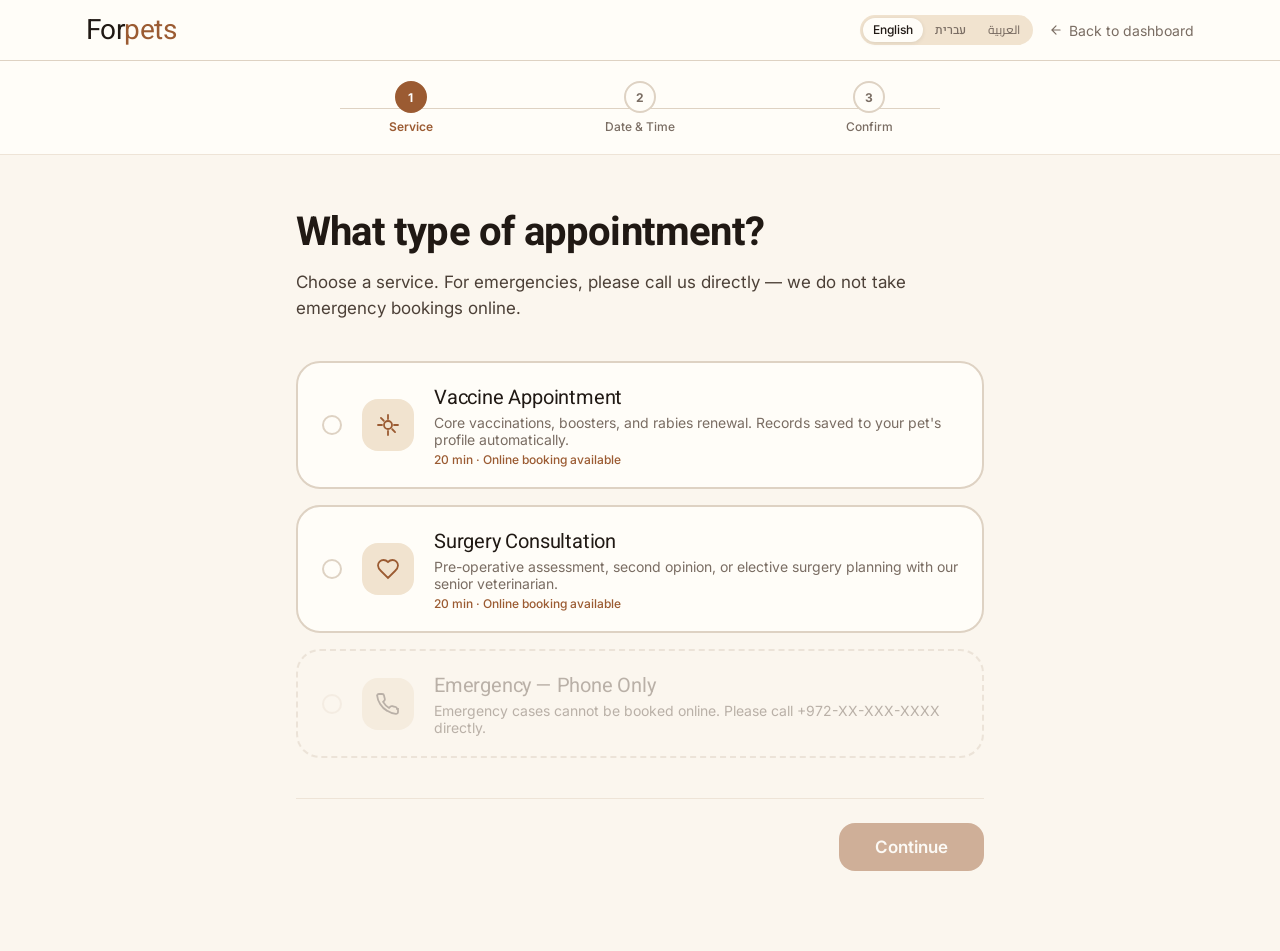
<file: book-appointment.html>
<!doctype html>
<html lang="en" dir="ltr">
<head>
<script>(function(){var l=localStorage.getItem('fp-lang');if(l==='he'||l==='ar'){document.documentElement.dir='rtl';document.documentElement.lang=l;}})();</script>
<meta charset="UTF-8">
<meta name="viewport" content="width=device-width, initial-scale=1.0">
<title data-i18n="booking.page.title">Book Appointment — Forpets</title>
<link href="https://fonts.googleapis.com/css2?family=Inter:wght@400;500;600&family=Heebo:wght@400;500;600&family=Cairo:wght@400;500;600&display=swap" rel="stylesheet">
<link rel="stylesheet" href="css/style.css">
<style>
/* APP NAV */
.nav-back { font-size: var(--text-sm); color: var(--muted); text-decoration: none; display: flex; align-items: center; gap: 6px; transition: color 150ms; }
.nav-back:hover { color: var(--accent); }

/* PROGRESS */
.progress-bar {
  background: var(--surface);
  border-bottom: 1px solid var(--border-soft);
  padding: 0;
}
.progress-inner {
  max-width: 760px;
  margin: 0 auto;
  padding: 20px 36px;
  display: flex;
  align-items: center;
  gap: 0;
  position: relative;
}
.progress-line {
  position: absolute;
  top: 50%;
  left: 80px;
  right: 80px;
  height: 1px;
  background: var(--border);
  z-index: 0;
}
.step-item {
  display: flex;
  flex-direction: column;
  align-items: center;
  gap: 6px;
  flex: 1;
  position: relative;
  z-index: 1;
}
.step-circle {
  width: 32px;
  height: 32px;
  border-radius: 50%;
  display: flex;
  align-items: center;
  justify-content: center;
  font-size: var(--text-xs);
  font-weight: 700;
  border: 2px solid var(--border);
  background: var(--surface);
  color: var(--muted);
  transition: 240ms;
}
.step-item.active .step-circle { border-color: var(--accent); background: var(--accent); color: white; }
.step-item.done .step-circle { border-color: var(--success); background: var(--success); color: white; }
.step-label { font-size: var(--text-xs); color: var(--muted); font-weight: 500; text-align: center; }
.step-item.active .step-label { color: var(--accent); font-weight: 600; }
.step-item.done .step-label { color: var(--success); }

/* MAIN */
.booking-main {
  max-width: 760px;
  margin: 0 auto;
  padding: 48px 36px 80px;
}
.step-heading {
  font-family: var(--font-display);
  font-size: clamp(26px, 3.5vw, 40px);
  color: var(--fg);
  letter-spacing: -0.02em;
  margin-bottom: var(--space-2);
}
.step-sub {
  font-size: var(--text-base);
  color: var(--fg-2);
  margin-bottom: 40px;
  line-height: 1.5;
}

/* STEP PANELS */
.step-panel { display: none; }
.step-panel.active { display: block; }

/* RADIO CARDS */
.radio-grid { display: grid; gap: var(--space-4); }
.radio-grid-2 { grid-template-columns: 1fr 1fr; }
.radio-grid-1 { grid-template-columns: 1fr; }
.radio-card {
  display: flex;
  align-items: center;
  gap: var(--space-5);
  padding: var(--space-5) var(--space-6);
  background: var(--surface);
  border: 2px solid var(--border);
  border-radius: var(--radius-lg);
  cursor: pointer;
  transition: border-color 200ms, box-shadow 200ms;
  position: relative;
}
.radio-card:hover { border-color: var(--accent); }
.radio-card.selected { border-color: var(--accent); background: rgba(155,91,50,0.04); }
.radio-card input[type="radio"] {
  position: absolute;
  opacity: 0;
  pointer-events: none;
}
.radio-indicator {
  width: 20px;
  height: 20px;
  border-radius: 50%;
  border: 2px solid var(--border);
  flex-shrink: 0;
  display: flex;
  align-items: center;
  justify-content: center;
  transition: border-color 200ms;
}
.radio-card.selected .radio-indicator { border-color: var(--accent); }
.radio-inner-dot {
  width: 10px;
  height: 10px;
  border-radius: 50%;
  background: var(--accent);
  opacity: 0;
  transition: opacity 200ms;
}
.radio-card.selected .radio-inner-dot { opacity: 1; }
.radio-card-icon {
  width: 52px;
  height: 52px;
  background: var(--surface-warm);
  border-radius: var(--radius-md);
  display: flex;
  align-items: center;
  justify-content: center;
  flex-shrink: 0;
}
.radio-card-content { flex: 1; }
.radio-card-name { font-family: var(--font-display); font-size: var(--text-lg); color: var(--fg); letter-spacing: -0.01em; margin-bottom: 2px; }
.radio-card-desc { font-size: var(--text-sm); color: var(--muted); }
.radio-card-meta { font-size: var(--text-xs); color: var(--accent); font-weight: 500; margin-top: 4px; }

/* DATE PICKER */
.date-grid {
  display: grid;
  grid-template-columns: 1fr 1fr;
  gap: 32px;
  margin-bottom: 32px;
}
.date-picker-section label {
  display: block;
  font-size: var(--text-sm);
  font-weight: 500;
  color: var(--fg-2);
  margin-bottom: var(--space-3);
}
.date-input {
  width: 100%;
  background: var(--surface);
  border: 1px solid var(--border);
  border-radius: var(--radius-sm);
  padding: 12px 16px;
  font-family: var(--font-body);
  font-size: var(--text-base);
  color: var(--fg);
  outline: none;
  transition: border-color 150ms;
}
.date-input:focus { border-color: var(--accent); box-shadow: 0 0 0 3px rgba(155,91,50,0.12); }
.time-slots-label {
  font-size: var(--text-sm);
  font-weight: 500;
  color: var(--fg-2);
  margin-bottom: var(--space-4);
}
.time-slots {
  display: grid;
  grid-template-columns: repeat(4, 1fr);
  gap: var(--space-3);
  margin-bottom: 16px;
}
.time-slot {
  padding: 10px;
  background: var(--surface);
  border: 1px solid var(--border);
  border-radius: var(--radius-sm);
  text-align: center;
  font-size: var(--text-sm);
  font-weight: 500;
  color: var(--fg-2);
  cursor: pointer;
  transition: border-color 200ms, background 200ms, color 200ms;
}
.time-slot:hover { border-color: var(--accent); color: var(--accent); }
.time-slot.selected { border-color: var(--accent); background: var(--accent); color: white; }
.time-slot.unavailable { opacity: 0.35; cursor: not-allowed; background: var(--bg); }
.availability-note {
  font-size: var(--text-xs);
  color: var(--muted);
  display: flex;
  align-items: center;
  gap: 6px;
}

/* CONFIRM */
.confirm-card {
  background: var(--surface);
  border: 1px solid var(--border);
  border-radius: var(--radius-lg);
  overflow: hidden;
  margin-bottom: 32px;
}
.confirm-header {
  background: var(--surface-warm);
  padding: 20px 28px;
  border-bottom: 1px solid var(--border-soft);
}
.confirm-header-title {
  font-family: var(--font-display);
  font-size: var(--text-xl);
  color: var(--fg);
  letter-spacing: -0.015em;
}
.confirm-rows { padding: 0; }
.confirm-row {
  display: flex;
  align-items: center;
  gap: 16px;
  padding: 16px 28px;
  border-bottom: 1px solid var(--border-soft);
}
.confirm-row:last-child { border-bottom: none; }
.confirm-row-label { font-size: var(--text-sm); color: var(--muted); min-width: 120px; }
.confirm-row-value { font-size: var(--text-sm); font-weight: 500; color: var(--fg); }
.confirm-notice {
  font-size: var(--text-sm);
  color: var(--fg-2);
  background: rgba(201,130,47,0.08);
  border: 1px solid rgba(201,130,47,0.25);
  border-radius: var(--radius-md);
  padding: var(--space-5);
  margin-bottom: 32px;
  line-height: 1.6;
}
.confirm-notice strong { color: var(--warn); }

/* ACTIONS */
.step-actions {
  display: flex;
  align-items: center;
  justify-content: space-between;
  margin-top: 40px;
  padding-top: 24px;
  border-top: 1px solid var(--border-soft);
  gap: var(--space-4);
}
.btn-back {
  font-family: var(--font-body);
  font-size: var(--text-sm);
  font-weight: 500;
  color: var(--fg-2);
  background: none;
  border: 1px solid var(--border);
  border-radius: var(--radius-md);
  padding: 12px 24px;
  cursor: pointer;
  transition: border-color 150ms, color 150ms;
}
.btn-back:hover { border-color: var(--accent); color: var(--accent); }
.btn-next {
  font-family: var(--font-body);
  font-size: var(--text-base);
  font-weight: 600;
  color: var(--accent-on);
  background: var(--accent);
  border: none;
  border-radius: var(--radius-md);
  padding: 14px 36px;
  cursor: pointer;
  transition: background 150ms;
}
.btn-next:hover { background: var(--accent-hover); }
.btn-next:disabled { opacity: 0.45; cursor: not-allowed; background: var(--accent); }

/* SUCCESS */
.success-state {
  text-align: center;
  padding: 60px 0;
}
.success-icon {
  width: 72px;
  height: 72px;
  background: rgba(79,138,79,0.12);
  border-radius: 50%;
  display: flex;
  align-items: center;
  justify-content: center;
  margin: 0 auto 24px;
  color: var(--success);
}
.success-title {
  font-family: var(--font-display);
  font-size: clamp(28px, 4vw, 44px);
  color: var(--fg);
  letter-spacing: -0.02em;
  margin-bottom: var(--space-4);
}
.success-sub { font-size: var(--text-base); color: var(--fg-2); margin-bottom: 40px; max-width: 420px; margin-left: auto; margin-right: auto; }
.success-actions { display: flex; gap: 16px; justify-content: center; flex-wrap: wrap; }
.btn-secondary { font-family: var(--font-body); font-size: var(--text-sm); font-weight: 600; color: var(--accent-on); background: var(--accent); border: none; border-radius: var(--radius-md); padding: 12px 24px; cursor: pointer; text-decoration: none; }
.btn-outline { font-family: var(--font-body); font-size: var(--text-sm); font-weight: 500; color: var(--fg); background: none; border: 1px solid var(--border); border-radius: var(--radius-md); padding: 11px 24px; cursor: pointer; text-decoration: none; }

@media (max-width: 639px) {
  .booking-main { padding: 32px 16px 64px; }
  .progress-inner { padding: 16px; }
  .step-label { display: none; }
  .radio-grid-2 { grid-template-columns: 1fr; }
  .date-grid { grid-template-columns: 1fr; }
  .time-slots { grid-template-columns: repeat(3, 1fr); }
  .step-actions { flex-direction: column-reverse; }
  .btn-next, .btn-back { width: 100%; text-align: center; }
}
</style>
</head>
<body>

<nav class="app-nav">
  <div class="nav-inner">
    <a href="home.html" class="nav-logo">For<span>pets</span></a>
    <div style="display:flex;align-items:center;gap:16px;">
      <div class="lang-toggle" role="group" aria-label="Language">
        <button class="lang-btn active" data-lang="en">English</button>
        <button class="lang-btn" data-lang="he">עברית</button>
        <button class="lang-btn" data-lang="ar">العربية</button>
      </div>
      <a href="dashboard-owner.html" class="nav-back">
        <svg width="14" height="14" viewBox="0 0 24 24" fill="none" stroke="currentColor" stroke-width="2" stroke-linecap="round"><path d="M19 12H5M12 5l-7 7 7 7"/></svg>
        <span data-i18n="booking.nav.back">Back to dashboard</span>
      </a>
    </div>
  </div>
</nav>

<div class="progress-bar">
  <div class="progress-inner">
    <div class="progress-line"></div>
    <div class="step-item active" id="prog-1">
      <div class="step-circle">1</div>
      <span class="step-label" data-i18n="booking.progress.service">Service</span>
    </div>
    <div class="step-item" id="prog-2">
      <div class="step-circle">2</div>
      <span class="step-label" data-i18n="booking.progress.dateTime">Date &amp; Time</span>
    </div>
    <div class="step-item" id="prog-3">
      <div class="step-circle">3</div>
      <span class="step-label" data-i18n="booking.progress.confirm">Confirm</span>
    </div>
  </div>
</div>

<div class="booking-main">

  <!-- STEP 1: SERVICE -->
  <div class="step-panel active" id="step-1">
    <h1 class="step-heading" data-i18n="booking.step2.heading">What type of appointment?</h1>
    <p class="step-sub" data-i18n="booking.step2.sub">Choose a service. For emergencies, please call us directly — we do not take emergency bookings online.</p>
    <div class="radio-grid radio-grid-1">
      <label class="radio-card" onclick="selectCard(this, 'service')">
        <input type="radio" name="service" value="vaccine">
        <div class="radio-indicator"><div class="radio-inner-dot"></div></div>
        <div class="radio-card-icon">
          <svg width="24" height="24" viewBox="0 0 24 24" fill="none" stroke="var(--accent)" stroke-width="1.8" stroke-linecap="round">
            <path d="M12 2v4M12 18v4M4.93 4.93l2.83 2.83M16.24 16.24l2.83 2.83M2 12h4M18 12h4"/><circle cx="12" cy="12" r="4"/>
          </svg>
        </div>
        <div class="radio-card-content">
          <div class="radio-card-name" data-i18n="booking.step2.vaccineTitle">Vaccine Appointment</div>
          <div class="radio-card-desc" data-i18n="booking.step2.vaccineDesc">Core vaccinations, boosters, and rabies renewal. Records saved to your pet's profile automatically.</div>
          <div class="radio-card-meta" data-i18n="booking.step2.vaccineMeta">{dur} min · Online booking available</div>
        </div>
      </label>
      <label class="radio-card" onclick="selectCard(this, 'service')">
        <input type="radio" name="service" value="surgery">
        <div class="radio-indicator"><div class="radio-inner-dot"></div></div>
        <div class="radio-card-icon">
          <svg width="24" height="24" viewBox="0 0 24 24" fill="none" stroke="var(--accent)" stroke-width="1.8" stroke-linecap="round">
            <path d="M19 14c1.49-1.46 3-3.21 3-5.5A5.5 5.5 0 0 0 16.5 3c-1.76 0-3 .5-4.5 2-1.5-1.5-2.74-2-4.5-2A5.5 5.5 0 0 0 2 8.5c0 2.3 1.5 4.05 3 5.5l7 7Z"/>
          </svg>
        </div>
        <div class="radio-card-content">
          <div class="radio-card-name" data-i18n="booking.step2.surgeryTitle">Surgery Consultation</div>
          <div class="radio-card-desc" data-i18n="booking.step2.surgeryDesc">Pre-operative assessment, second opinion, or elective surgery planning with our senior veterinarian.</div>
          <div class="radio-card-meta" data-i18n="booking.step2.surgeryMeta">{dur} min · Online booking available</div>
        </div>
      </label>
      <div class="radio-card" style="opacity:0.5;cursor:default;background:var(--bg);border-style:dashed;">
        <div class="radio-indicator" style="border-color:var(--border-soft)"></div>
        <div class="radio-card-icon" style="background:var(--surface-warm);">
          <svg width="24" height="24" viewBox="0 0 24 24" fill="none" stroke="var(--muted)" stroke-width="1.8"><path d="M22 16.92v3a2 2 0 0 1-2.18 2 19.79 19.79 0 0 1-8.63-3.07A19.5 19.5 0 0 1 4.15 12a19.79 19.79 0 0 1-3.07-8.67A2 2 0 0 1 3.06 2h3a2 2 0 0 1 2 1.72c.127.96.361 1.903.7 2.81a2 2 0 0 1-.45 2.11L7.09 9.91a16 16 0 0 0 6 6l1.27-1.27a2 2 0 0 1 2.11-.45c.907.339 1.85.573 2.81.7A2 2 0 0 1 21 16.92z"/></svg>
        </div>
        <div class="radio-card-content">
          <div class="radio-card-name" style="color:var(--muted)" data-i18n="booking.step2.emergencyTitle">Emergency — Phone Only</div>
          <div class="radio-card-desc" data-i18n="booking.step2.emergencyDesc">Emergency cases cannot be booked online. Please call +972-XX-XXX-XXXX directly.</div>
        </div>
      </div>
    </div>
    <div class="step-actions">
      <span></span>
      <button class="btn-next" onclick="nextStep(1)" id="btn-next-1" disabled data-i18n="booking.continue">Continue</button>
    </div>
  </div>

  <!-- STEP 2: DATE & TIME -->
  <div class="step-panel" id="step-2">
    <h1 class="step-heading" data-i18n="booking.step3.heading">Choose a date and time</h1>
    <p class="step-sub" data-i18n="booking.step3.sub">Available slots are shown in green. We're open Sunday–Thursday and Saturday mornings.</p>
    <div class="date-picker-section" style="margin-bottom:32px;">
      <label for="appt-date" data-i18n="booking.step3.preferredDate">Preferred date</label>
      <input type="date" class="date-input" id="appt-date" min="2026-09-12" value="2026-09-15" onchange="updateSlots(this.value)">
    </div>
    <p class="time-slots-label">Available time slots — Monday, 15 Sep 2026</p>
    <div class="time-slots" id="time-slots">
      <div class="time-slot unavailable">08:00</div>
      <div class="time-slot" onclick="selectTime(this)">08:30</div>
      <div class="time-slot" onclick="selectTime(this)">09:00</div>
      <div class="time-slot unavailable">09:30</div>
      <div class="time-slot" onclick="selectTime(this)">10:00</div>
      <div class="time-slot" onclick="selectTime(this)">10:30</div>
      <div class="time-slot unavailable">11:00</div>
      <div class="time-slot" onclick="selectTime(this)">11:30</div>
      <div class="time-slot" onclick="selectTime(this)">12:00</div>
      <div class="time-slot unavailable">12:30</div>
      <div class="time-slot" onclick="selectTime(this)">14:00</div>
      <div class="time-slot" onclick="selectTime(this)">14:30</div>
      <div class="time-slot unavailable">15:00</div>
      <div class="time-slot" onclick="selectTime(this)">15:30</div>
      <div class="time-slot unavailable">16:00</div>
      <div class="time-slot" onclick="selectTime(this)">16:30</div>
    </div>
    <p class="availability-note">
      <svg width="12" height="12" viewBox="0 0 12 12" fill="none"><circle cx="6" cy="6" r="5" stroke="var(--muted)" stroke-width="1.5"/><path d="M6 4v3M6 8.5v.5" stroke="var(--muted)" stroke-width="1.5" stroke-linecap="round"/></svg>
      <span data-i18n="booking.step3.slotsNote">Grey slots are already booked. Select to reserve.</span>
    </p>
    <div class="step-actions">
      <button class="btn-back" onclick="prevStep(2)" data-i18n="booking.back">← Back</button>
      <button class="btn-next" onclick="nextStep(2)" id="btn-next-2" disabled data-i18n="booking.continue">Continue</button>
    </div>
  </div>

  <!-- STEP 3: CONFIRM -->
  <div class="step-panel" id="step-3">
    <h1 class="step-heading" data-i18n="booking.step4.heading">Confirm your booking</h1>
    <p class="step-sub" data-i18n="booking.step4.sub">Please review the details below.</p>
    <div class="confirm-card">
      <div class="confirm-header">
        <div class="confirm-header-title" id="confirm-service-title">Vaccine Appointment</div>
      </div>
      <div class="confirm-rows">
        <div class="confirm-row"><span class="confirm-row-label" data-i18n="booking.step4.labelService">Service</span><span class="confirm-row-value" id="confirm-service">Vaccine Appointment</span></div>
        <div class="confirm-row"><span class="confirm-row-label" data-i18n="booking.step4.labelDate">Date</span><span class="confirm-row-value" id="confirm-date">Monday, 15 Sep 2026</span></div>
        <div class="confirm-row"><span class="confirm-row-label" data-i18n="booking.step4.labelTime">Time</span><span class="confirm-row-value" id="confirm-time">—</span></div>
        <div class="confirm-row"><span class="confirm-row-label" data-i18n="booking.step4.labelClinic">Clinic</span><span class="confirm-row-value" data-i18n="booking.step4.clinicValue">Forpets Veterinary Clinic, Dabburiya</span></div>
      </div>
    </div>
    <div class="confirm-notice" data-i18n="booking.step4.cancellationNotice">
      <strong>Cancellation policy:</strong> Please cancel or reschedule at least 24 hours before your appointment. For same-day changes, call the clinic directly.
    </div>
    <div class="step-actions">
      <button class="btn-back" onclick="prevStep(3)" data-i18n="booking.back">← Back</button>
      <button class="btn-next" onclick="confirmBooking()" data-i18n="booking.step4.confirmBtn">Confirm Appointment</button>
    </div>
  </div>

  <!-- SUCCESS -->
  <div class="step-panel" id="step-success">
    <div class="success-state">
      <div class="success-icon">
        <svg width="36" height="36" viewBox="0 0 24 24" fill="none" stroke="currentColor" stroke-width="2" stroke-linecap="round"><path d="M9 12l2 2 4-4"/><circle cx="12" cy="12" r="9"/></svg>
      </div>
      <h1 class="success-title" data-i18n="booking.success.title">You're booked!</h1>
      <p class="success-sub" data-i18n="booking.success.sub">Your appointment is confirmed.</p>
      <div class="success-actions">
        <a href="dashboard-owner.html" class="btn-secondary" data-i18n="booking.success.backToDashboard">Back to Dashboard</a>
      </div>
    </div>
  </div>

</div>

<script>
let currentStep = 1;
const selections = { service: null, time: null };

function selectCard(el, type) {
  el.closest('.radio-grid').querySelectorAll('.radio-card').forEach(c => c.classList.remove('selected'));
  el.classList.add('selected');
  const radio = el.querySelector('input[type="radio"]');
  if (radio) radio.checked = true;
  selections[type] = radio ? radio.value : type;
  const btn = document.getElementById('btn-next-1');
  if (btn) btn.disabled = false;
  updateConfirm();
}

function selectTime(el) {
  document.querySelectorAll('.time-slot.selected').forEach(t => t.classList.remove('selected'));
  el.classList.add('selected');
  selections.time = el.textContent.trim();
  document.getElementById('btn-next-2').disabled = false;
  updateConfirm();
}

function updateConfirm() {
  const serviceNames = { vaccine: 'Vaccine Appointment', surgery: 'Surgery Consultation' };
  if (selections.service) {
    const sn = serviceNames[selections.service] || selections.service;
    document.getElementById('confirm-service').textContent = sn;
    document.getElementById('confirm-service-title').textContent = sn;
  }
  if (selections.time) {
    document.getElementById('confirm-time').textContent = selections.time;
  }
}

function nextStep(from) {
  document.getElementById('step-' + from).classList.remove('active');
  document.getElementById('prog-' + from).classList.remove('active');
  document.getElementById('prog-' + from).classList.add('done');
  const to = from + 1;
  document.getElementById('step-' + to).classList.add('active');
  document.getElementById('prog-' + to).classList.add('active');
  currentStep = to;
  window.scrollTo({ top: 0, behavior: 'smooth' });
}

function prevStep(from) {
  document.getElementById('step-' + from).classList.remove('active');
  document.getElementById('prog-' + from).classList.remove('active');
  const to = from - 1;
  document.getElementById('step-' + to).classList.add('active');
  document.getElementById('prog-' + to).classList.remove('done');
  document.getElementById('prog-' + to).classList.add('active');
  currentStep = to;
  window.scrollTo({ top: 0, behavior: 'smooth' });
}

function confirmBooking() {
  document.getElementById('step-3').classList.remove('active');
  document.getElementById('step-success').classList.add('active');
  document.querySelectorAll('.step-item').forEach(s => { s.classList.remove('active'); s.classList.add('done'); });
  window.scrollTo({ top: 0, behavior: 'smooth' });
}

function updateSlots(val) {
  const dayNames = ['Sunday','Monday','Tuesday','Wednesday','Thursday','Friday','Saturday'];
  const d = new Date(val + 'T12:00:00');
  const label = dayNames[d.getDay()] + ', ' + val.replace(/-/g, ' ').replace(/^(\d{4}) (\d{2}) (\d{2})$/, (_, y, m, d2) => {
    const months = ['Jan','Feb','Mar','Apr','May','Jun','Jul','Aug','Sep','Oct','Nov','Dec'];
    return d2 + ' ' + months[parseInt(m)-1] + ' ' + y;
  });
  document.querySelector('.time-slots-label').textContent = 'Available time slots — ' + label;
  document.querySelectorAll('.time-slot.selected').forEach(t => t.classList.remove('selected'));
  selections.time = null;
  document.getElementById('btn-next-2').disabled = true;
}
</script>
<script src="i18n/i18n.js"></script>
</body>
</html>
</file>
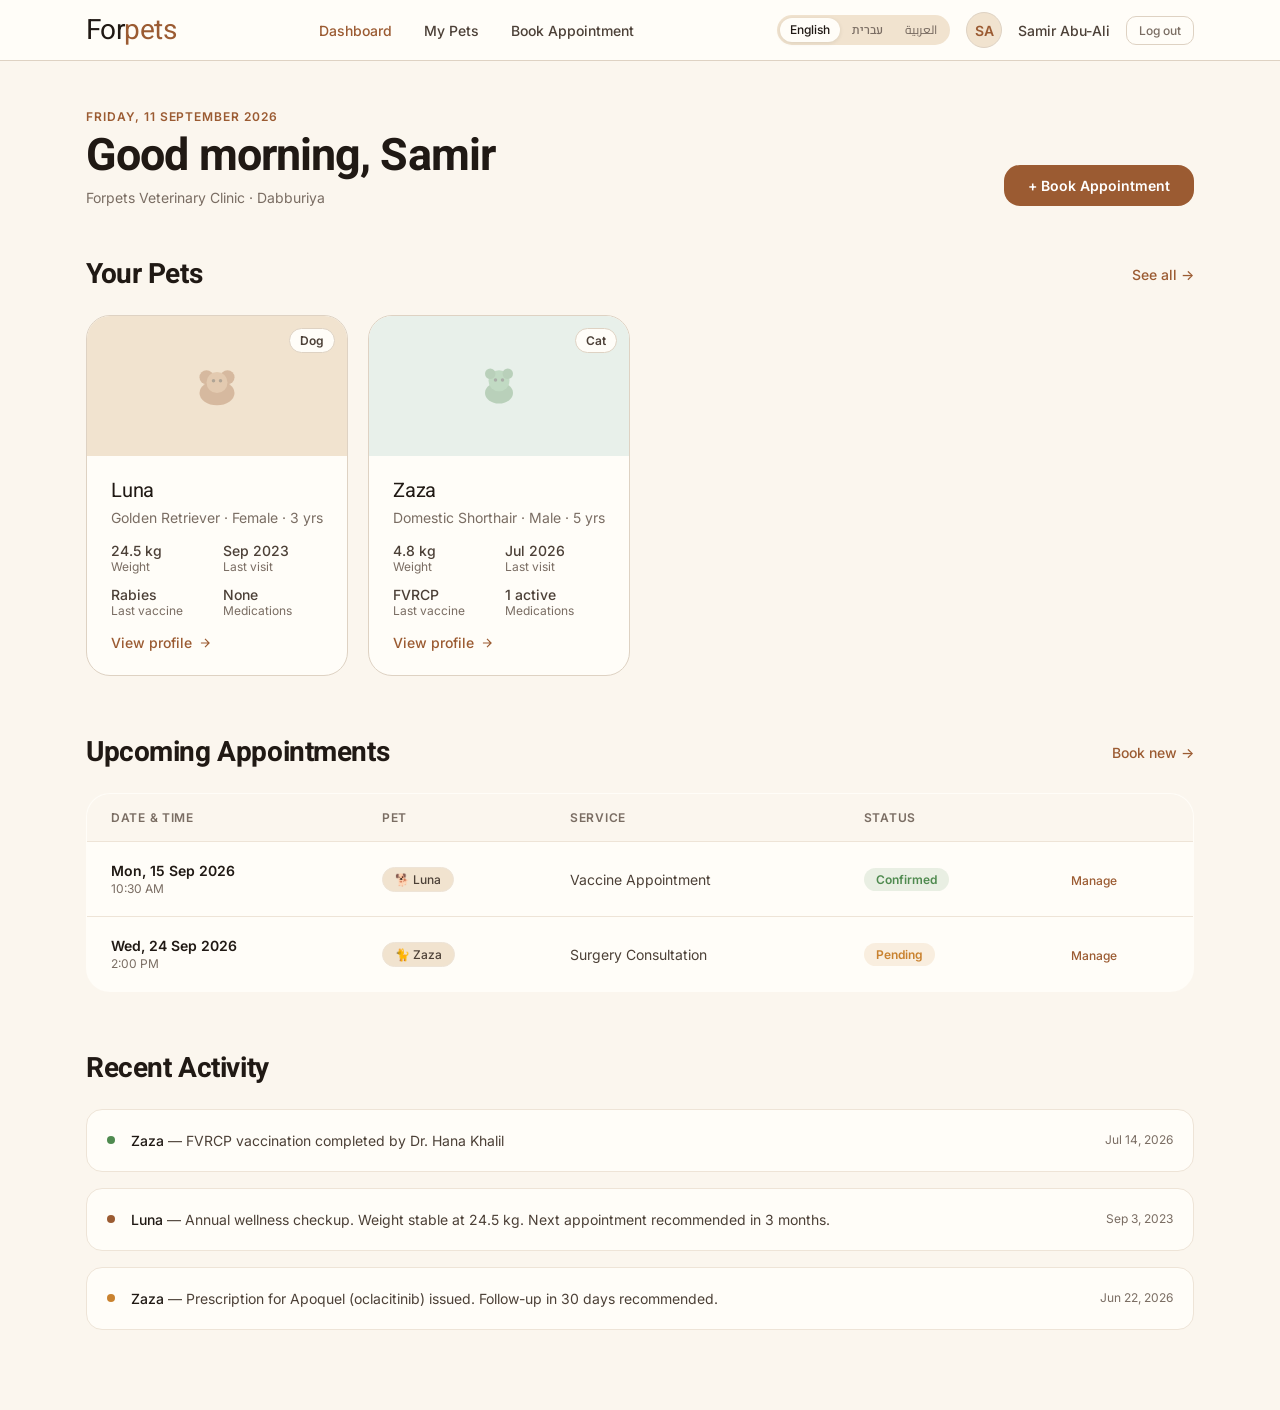
<file: dashboard-owner.html>
<!doctype html>
<html lang="en" dir="ltr">
<head>
<script>(function(){var l=localStorage.getItem('fp-lang');if(l==='he'||l==='ar'){document.documentElement.dir='rtl';document.documentElement.lang=l;}})();</script>
<meta charset="UTF-8">
<meta name="viewport" content="width=device-width, initial-scale=1.0">
<title data-i18n="ownerDash.page.title">My Dashboard — Forpets</title>
<link href="https://fonts.googleapis.com/css2?family=Inter:wght@400;500;600&family=Heebo:wght@400;500;600&family=Cairo:wght@400;500;600&display=swap" rel="stylesheet">
<link rel="stylesheet" href="css/style.css">
<style>
/* APP NAV */
.nav-logo { white-space: nowrap; }
.nav-menu {
  display: flex;
  align-items: center;
  gap: var(--space-8);
  list-style: none;
}
.nav-menu a {
  font-size: var(--text-sm);
  font-weight: 500;
  color: var(--fg-2);
  text-decoration: none;
  transition: color 150ms;
}
.nav-menu a:hover, .nav-menu a.active { color: var(--accent); }
.nav-user {
  display: flex;
  align-items: center;
  gap: var(--space-4);
}
.nav-user-name {
  font-size: var(--text-sm);
  font-weight: 500;
  color: var(--fg-2);
}
.btn-logout {
  font-size: var(--text-xs);
  font-weight: 500;
  color: var(--muted);
  background: none;
  border: 1px solid var(--border);
  border-radius: var(--radius-sm);
  padding: 6px 12px;
  cursor: pointer;
  text-decoration: none;
  transition: color 150ms, border-color 150ms;
}
.btn-logout:hover { color: var(--danger); border-color: var(--danger); }
.mobile-menu-btn {
  display: none;
  background: none;
  border: none;
  cursor: pointer;
  padding: var(--space-2);
  color: var(--fg);
}

/* PAGE */
.page {
  max-width: 1180px;
  margin: 0 auto;
  padding: 48px 36px 80px;
}
.page-header {
  display: flex;
  align-items: flex-end;
  justify-content: space-between;
  margin-bottom: 48px;
  gap: var(--space-6);
  flex-wrap: wrap;
}
.greeting-label {
  font-size: var(--text-xs);
  font-weight: 600;
  letter-spacing: 0.08em;
  text-transform: uppercase;
  color: var(--accent);
  margin-bottom: var(--space-2);
}
.greeting-name {
  font-family: var(--font-display);
  font-size: clamp(28px, 3.5vw, 48px);
  color: var(--fg);
  letter-spacing: -0.02em;
  line-height: 1.1;
}
.greeting-meta {
  font-size: var(--text-sm);
  color: var(--muted);
  margin-top: var(--space-2);
}
/* SECTION HEADERS */
.section-label {
  font-size: var(--text-xs);
  font-weight: 600;
  letter-spacing: 0.08em;
  text-transform: uppercase;
  color: var(--muted);
  margin-bottom: var(--space-5);
}
.section-row {
  display: flex;
  align-items: center;
  justify-content: space-between;
  margin-bottom: var(--space-5);
}
.section-title {
  font-family: var(--font-display);
  font-size: var(--text-xl);
  color: var(--fg);
  letter-spacing: -0.015em;
}
.see-all {
  font-size: var(--text-sm);
  color: var(--accent);
  text-decoration: none;
  font-weight: 500;
  border-bottom: 1px solid transparent;
  transition: border-color 150ms;
}
.see-all:hover { border-bottom-color: var(--accent); }

/* PET CARDS */
.pets-grid {
  display: grid;
  grid-template-columns: repeat(auto-fill, minmax(260px, 1fr));
  gap: var(--space-5);
  margin-bottom: 56px;
}
.pet-card {
  background: var(--surface);
  border: 1px solid var(--border);
  border-radius: var(--radius-lg);
  overflow: hidden;
  text-decoration: none;
  color: inherit;
  display: block;
  transition: box-shadow 240ms, transform 240ms;
}
.pet-card:hover {
  box-shadow: var(--elev-raised);
  transform: translateY(-2px);
}
.pet-photo {
  height: 140px;
  background: var(--surface-warm);
  display: flex;
  align-items: center;
  justify-content: center;
  position: relative;
}
.pet-photo svg { opacity: 0.3; }
.pet-species-badge {
  position: absolute;
  top: 12px;
  right: 12px;
  font-size: var(--text-xs);
  font-weight: 600;
  background: var(--surface);
  border: 1px solid var(--border);
  border-radius: var(--radius-pill);
  padding: 4px 10px;
  color: var(--fg-2);
}
.pet-info {
  padding: var(--space-5) var(--space-6) var(--space-6);
}
.pet-name {
  font-family: var(--font-display);
  font-size: var(--text-lg);
  color: var(--fg);
  margin-bottom: var(--space-1);
  letter-spacing: -0.01em;
}
.pet-breed {
  font-size: var(--text-sm);
  color: var(--muted);
  margin-bottom: var(--space-4);
}
.pet-stats {
  display: grid;
  grid-template-columns: 1fr 1fr;
  gap: var(--space-3);
  margin-bottom: var(--space-4);
}
.pet-stat {
  font-size: var(--text-xs);
  color: var(--muted);
}
.pet-stat strong {
  display: block;
  font-size: var(--text-sm);
  color: var(--fg-2);
  font-weight: 500;
}
.pet-cta {
  display: flex;
  align-items: center;
  gap: 6px;
  font-size: var(--text-sm);
  font-weight: 500;
  color: var(--accent);
}
/* APPOINTMENTS TABLE */
.appt-table {
  width: 100%;
  border-collapse: collapse;
  background: var(--surface);
  border: 1px solid var(--border);
  border-radius: var(--radius-lg);
  overflow: hidden;
  margin-bottom: 56px;
}
.appt-table th {
  text-align: left;
  font-size: var(--text-xs);
  font-weight: 600;
  letter-spacing: 0.06em;
  text-transform: uppercase;
  color: var(--muted);
  padding: var(--space-4) var(--space-6);
  background: var(--bg);
  border-bottom: 1px solid var(--border-soft);
}
.appt-table td {
  padding: var(--space-5) var(--space-6);
  border-bottom: 1px solid var(--border-soft);
  font-size: var(--text-sm);
  color: var(--fg-2);
  vertical-align: middle;
}
.appt-table tr:last-child td { border-bottom: none; }
.appt-table tr:hover td { background: rgba(155,91,50,0.03); }
.appt-date strong {
  display: block;
  font-size: var(--text-sm);
  font-weight: 600;
  color: var(--fg);
}
.appt-date span { font-size: var(--text-xs); color: var(--muted); }
.pet-pill {
  display: inline-flex;
  align-items: center;
  gap: 6px;
  background: var(--surface-warm);
  border: 1px solid var(--border-soft);
  border-radius: var(--radius-pill);
  padding: 4px 12px;
  font-size: var(--text-xs);
  font-weight: 500;
  color: var(--fg-2);
}
.appt-action {
  font-size: var(--text-xs);
  font-weight: 500;
  color: var(--accent);
  text-decoration: none;
  border-bottom: 1px solid transparent;
  transition: border-color 150ms;
  white-space: nowrap;
}
.appt-action:hover { border-bottom-color: var(--accent); }

/* RECENT ACTIVITY */
.activity-list { display: flex; flex-direction: column; gap: var(--space-4); }
.activity-item {
  display: flex;
  align-items: flex-start;
  gap: var(--space-4);
  padding: var(--space-5);
  background: var(--surface);
  border: 1px solid var(--border-soft);
  border-radius: var(--radius-md);
}
.activity-dot {
  width: 8px;
  height: 8px;
  border-radius: 50%;
  flex-shrink: 0;
  margin-top: 6px;
}
.dot-success { background: var(--success); }
.dot-accent { background: var(--accent); }
.dot-warn { background: var(--warn); }
.activity-text { font-size: var(--text-sm); color: var(--fg-2); line-height: 1.5; }
.activity-text strong { color: var(--fg); font-weight: 500; }
.activity-time { margin-left: auto; font-size: var(--text-xs); color: var(--muted); white-space: nowrap; padding-top: 2px; }

/* Arabic resets */
[lang="ar"] .greeting-label { letter-spacing: 0; text-transform: none; }
[lang="ar"] .appt-table th { letter-spacing: 0; text-transform: none; }

/* MOBILE */
.mobile-nav { display: none; }
@media (max-width: 767px) {
  .nav-user-name { display: none; }
  .mobile-menu-btn { display: block; }
  .page { padding: 32px 16px 64px; }
  .pets-grid { grid-template-columns: 1fr 1fr; }
  .appt-table th:nth-child(4), .appt-table td:nth-child(4) { display: none; }
}
@media (max-width: 480px) {
  .pets-grid { grid-template-columns: 1fr; }
  .appt-table th:nth-child(3), .appt-table td:nth-child(3) { display: none; }
  .page-header { flex-direction: column; align-items: flex-start; }
}
</style>
</head>
<body>

<nav class="app-nav">
  <div class="nav-inner">
    <a href="home.html" class="nav-logo">For<span>pets</span></a>
    <ul class="nav-menu">
      <li><a href="dashboard-owner.html" class="active" data-i18n="ownerDash.nav.dashboard">Dashboard</a></li>
      <li><a href="pet-profile.html" data-i18n="ownerDash.nav.myPets">My Pets</a></li>
      <li><a href="book-appointment.html" data-i18n="ownerDash.nav.bookAppointment">Book Appointment</a></li>
    </ul>
    <div class="nav-user">
      <div class="lang-toggle" role="group" aria-label="Language">
        <button class="lang-btn active" data-lang="en">English</button>
        <button class="lang-btn" data-lang="he">עברית</button>
        <button class="lang-btn" data-lang="ar">العربية</button>
      </div>
      <div class="avatar">SA</div>
      <span class="nav-user-name">Samir Abu-Ali</span>
      <a href="login.html" class="btn-logout" data-i18n="ownerDash.nav.logOut">Log out</a>
    </div>
    <button class="mobile-menu-btn" data-i18n-aria="ownerDash.nav.menuAriaLabel" aria-label="Menu">
      <svg width="22" height="22" viewBox="0 0 24 24" fill="none" stroke="currentColor" stroke-width="2"><line x1="3" y1="6" x2="21" y2="6"/><line x1="3" y1="12" x2="21" y2="12"/><line x1="3" y1="18" x2="21" y2="18"/></svg>
    </button>
  </div>
</nav>

<div class="page">

  <!-- HEADER -->
  <div class="page-header">
    <div>
      <p class="greeting-label" data-i18n="ownerDash.greeting.label">Friday, 11 September 2026</p>
      <h1 class="greeting-name" data-i18n="ownerDash.greeting.name">Good morning, Samir</h1>
      <p class="greeting-meta" data-i18n="ownerDash.greeting.meta">Forpets Veterinary Clinic · Dabburiya</p>
    </div>
    <a href="book-appointment.html" class="btn-primary" data-i18n="ownerDash.bookBtn">+ Book Appointment</a>
  </div>

  <!-- PETS SECTION -->
  <div class="section-row">
    <h2 class="section-title" data-i18n="ownerDash.pets.title">Your Pets</h2>
    <a href="pet-profile.html" class="see-all" data-i18n="ownerDash.pets.seeAll">See all →</a>
  </div>
  <div class="pets-grid">

    <a href="pet-profile.html" class="pet-card">
      <div class="pet-photo">
        <svg width="56" height="56" viewBox="0 0 64 64" fill="none">
          <ellipse cx="32" cy="40" rx="20" ry="14" fill="#9b5b32"/>
          <circle cx="20" cy="22" r="8" fill="#9b5b32"/>
          <circle cx="44" cy="22" r="8" fill="#9b5b32"/>
          <circle cx="32" cy="28" r="12" fill="#c4946a"/>
          <circle cx="28" cy="26" r="2" fill="#201914"/>
          <circle cx="36" cy="26" r="2" fill="#201914"/>
        </svg>
        <span class="pet-species-badge" data-i18n="ownerDash.pets.speciesDog">Dog</span>
      </div>
      <div class="pet-info">
        <div class="pet-name">Luna</div>
        <div class="pet-breed">Golden Retriever · Female · 3 yrs</div>
        <div class="pet-stats">
          <div class="pet-stat"><strong>24.5 kg</strong> <span data-i18n="ownerDash.pets.statWeight">Weight</span></div>
          <div class="pet-stat"><strong>Sep 2023</strong> <span data-i18n="ownerDash.pets.statLastVisit">Last visit</span></div>
          <div class="pet-stat"><strong>Rabies</strong> <span data-i18n="ownerDash.pets.statLastVaccine">Last vaccine</span></div>
          <div class="pet-stat"><strong>None</strong> <span data-i18n="ownerDash.pets.statMedications">Medications</span></div>
        </div>
        <div class="pet-cta">
          <span data-i18n="ownerDash.pets.viewProfile">View profile</span>
          <svg width="14" height="14" viewBox="0 0 24 24" fill="none" stroke="currentColor" stroke-width="2"><path d="M5 12h14M12 5l7 7-7 7"/></svg>
        </div>
      </div>
    </a>

    <a href="pet-profile.html" class="pet-card">
      <div class="pet-photo" style="background: #e8f0ea;">
        <svg width="56" height="56" viewBox="0 0 64 64" fill="none">
          <ellipse cx="32" cy="40" rx="16" ry="12" fill="#4f8a4f"/>
          <circle cx="32" cy="26" r="12" fill="#6aaa6a"/>
          <circle cx="22" cy="18" r="6" fill="#4f8a4f"/>
          <circle cx="42" cy="18" r="6" fill="#4f8a4f"/>
          <circle cx="28" cy="25" r="2" fill="#201914"/>
          <circle cx="36" cy="25" r="2" fill="#201914"/>
        </svg>
        <span class="pet-species-badge" data-i18n="ownerDash.pets.speciesCat">Cat</span>
      </div>
      <div class="pet-info">
        <div class="pet-name">Zaza</div>
        <div class="pet-breed">Domestic Shorthair · Male · 5 yrs</div>
        <div class="pet-stats">
          <div class="pet-stat"><strong>4.8 kg</strong> <span data-i18n="ownerDash.pets.statWeight">Weight</span></div>
          <div class="pet-stat"><strong>Jul 2026</strong> <span data-i18n="ownerDash.pets.statLastVisit">Last visit</span></div>
          <div class="pet-stat"><strong>FVRCP</strong> <span data-i18n="ownerDash.pets.statLastVaccine">Last vaccine</span></div>
          <div class="pet-stat"><strong>1 active</strong> <span data-i18n="ownerDash.pets.statMedications">Medications</span></div>
        </div>
        <div class="pet-cta">
          <span data-i18n="ownerDash.pets.viewProfile">View profile</span>
          <svg width="14" height="14" viewBox="0 0 24 24" fill="none" stroke="currentColor" stroke-width="2"><path d="M5 12h14M12 5l7 7-7 7"/></svg>
        </div>
      </div>
    </a>

  </div>

  <!-- UPCOMING APPOINTMENTS -->
  <div class="section-row">
    <h2 class="section-title" data-i18n="ownerDash.appointments.title">Upcoming Appointments</h2>
    <a href="book-appointment.html" class="see-all" data-i18n="ownerDash.appointments.bookNew">Book new →</a>
  </div>
  <table class="appt-table">
    <thead>
      <tr>
        <th data-i18n="ownerDash.appointments.thDateTime">Date &amp; Time</th>
        <th data-i18n="ownerDash.appointments.thPet">Pet</th>
        <th data-i18n="ownerDash.appointments.thService">Service</th>
        <th data-i18n="ownerDash.appointments.thStatus">Status</th>
        <th></th>
      </tr>
    </thead>
    <tbody>
      <tr>
        <td class="appt-date">
          <strong>Mon, 15 Sep 2026</strong>
          <span>10:30 AM</span>
        </td>
        <td><span class="pet-pill">🐕 Luna</span></td>
        <td data-i18n="ownerDash.appointments.vaccineAppt">Vaccine Appointment</td>
        <td><span class="status-badge status-confirmed" data-i18n="ownerDash.appointments.statusConfirmed">Confirmed</span></td>
        <td><a href="#" class="appt-action" data-i18n="ownerDash.appointments.manage">Manage</a></td>
      </tr>
      <tr>
        <td class="appt-date">
          <strong>Wed, 24 Sep 2026</strong>
          <span>2:00 PM</span>
        </td>
        <td><span class="pet-pill">🐈 Zaza</span></td>
        <td data-i18n="ownerDash.appointments.surgeryConsult">Surgery Consultation</td>
        <td><span class="status-badge status-pending" data-i18n="ownerDash.appointments.statusPending">Pending</span></td>
        <td><a href="#" class="appt-action" data-i18n="ownerDash.appointments.manage">Manage</a></td>
      </tr>
    </tbody>
  </table>

  <!-- RECENT ACTIVITY -->
  <div class="section-row">
    <h2 class="section-title" data-i18n="ownerDash.activity.title">Recent Activity</h2>
  </div>
  <div class="activity-list">
    <div class="activity-item">
      <div class="activity-dot dot-success"></div>
      <div class="activity-text"><strong>Zaza</strong> — FVRCP vaccination completed by Dr. Hana Khalil</div>
      <span class="activity-time">Jul 14, 2026</span>
    </div>
    <div class="activity-item">
      <div class="activity-dot dot-accent"></div>
      <div class="activity-text"><strong>Luna</strong> — Annual wellness checkup. Weight stable at 24.5 kg. Next appointment recommended in 3 months.</div>
      <span class="activity-time">Sep 3, 2023</span>
    </div>
    <div class="activity-item">
      <div class="activity-dot dot-warn"></div>
      <div class="activity-text"><strong>Zaza</strong> — Prescription for Apoquel (oclacitinib) issued. Follow-up in 30 days recommended.</div>
      <span class="activity-time">Jun 22, 2026</span>
    </div>
  </div>

</div>

<script src="i18n/i18n.js"></script>
</body>
</html>
</file>
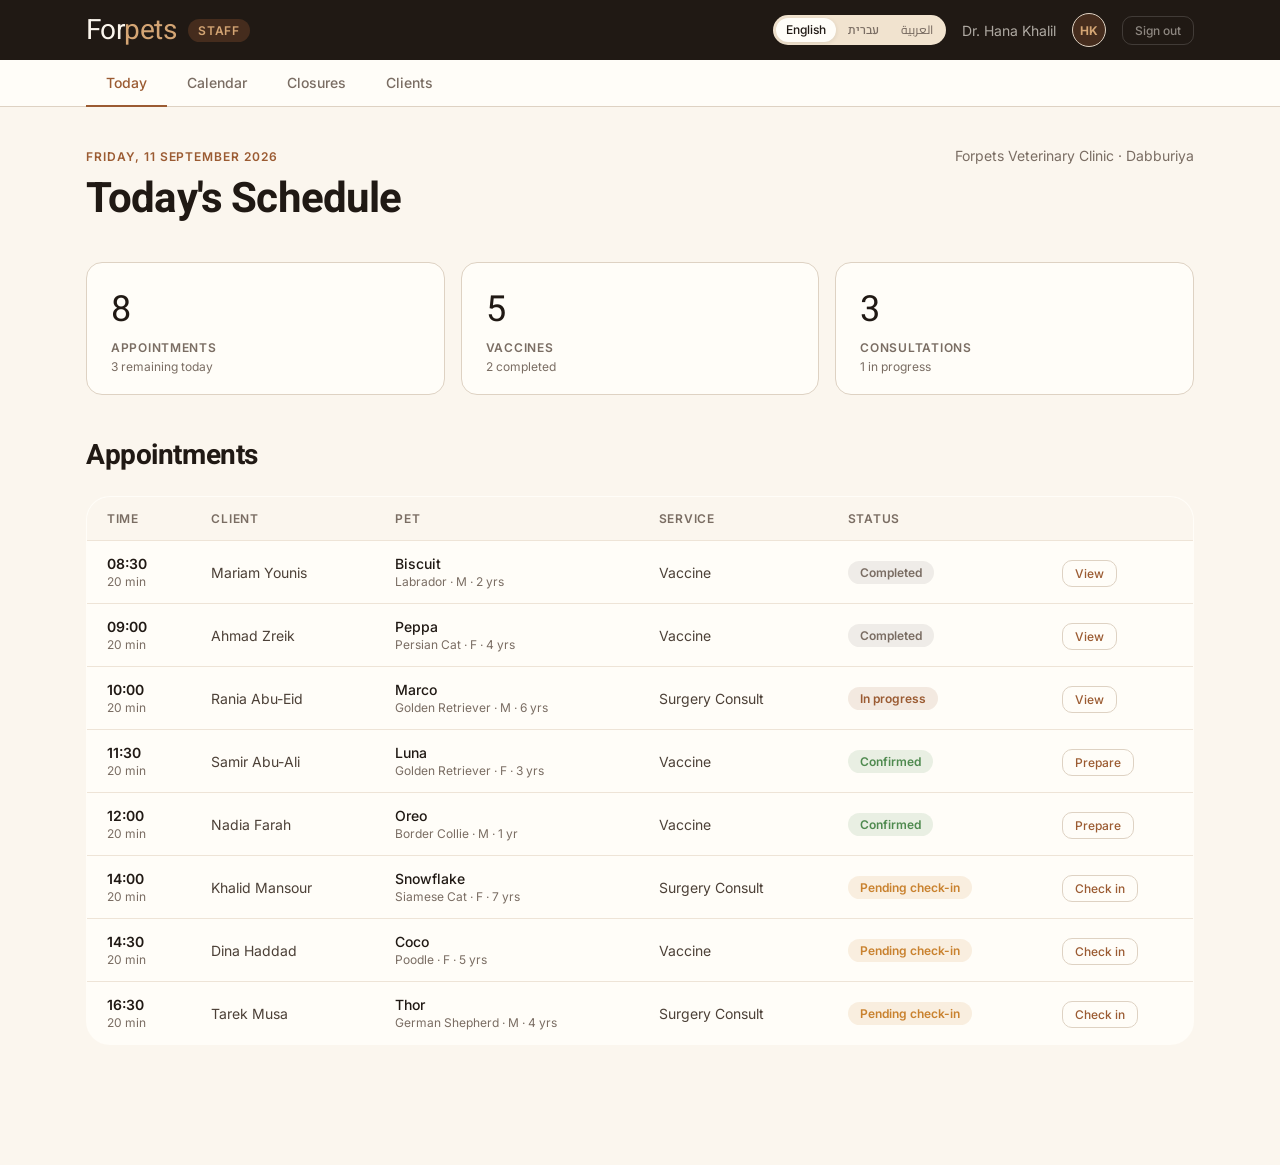
<file: dashboard-staff.html>
<!doctype html>
<html lang="en" dir="ltr">
<head>
<script>(function(){var l=localStorage.getItem('fp-lang');if(l==='he'||l==='ar'){document.documentElement.dir='rtl';document.documentElement.lang=l;}})();</script>
<meta charset="UTF-8">
<meta name="viewport" content="width=device-width, initial-scale=1.0">
<title data-i18n="staffDash.page.title">Staff Dashboard — Forpets</title>
<link href="https://fonts.googleapis.com/css2?family=Inter:wght@400;500;600&family=Heebo:wght@400;500;600&family=Cairo:wght@400;500;600&display=swap" rel="stylesheet">
<link rel="stylesheet" href="css/style.css">
<style>
/* NAV — dark override for staff */
.app-nav { background: var(--fg); border-bottom: none; }
.nav-logo { font-family: var(--font-display); font-size: var(--text-xl); color: var(--bg); text-decoration: none; letter-spacing: -0.02em; }
.nav-logo span { color: #d4a574; }
.staff-badge { font-size: var(--text-xs); font-weight: 600; letter-spacing: 0.06em; text-transform: uppercase; background: rgba(155,91,50,0.3); color: #d4a574; border-radius: var(--radius-pill); padding: 4px 10px; }
.nav-right { display: flex; align-items: center; gap: 16px; }
.nav-vet { font-size: var(--text-sm); color: rgba(251,246,238,0.65); }
.avatar { width: 34px; height: 34px; background: rgba(155,91,50,0.3); border-radius: 50%; display: flex; align-items: center; justify-content: center; font-size: var(--text-xs); font-weight: 700; color: #d4a574; }
.btn-logout-dark { font-size: var(--text-xs); font-weight: 500; color: rgba(251,246,238,0.5); background: none; border: 1px solid rgba(255,255,255,0.15); border-radius: var(--radius-sm); padding: 6px 12px; cursor: pointer; text-decoration: none; transition: color 150ms, border-color 150ms; }
.btn-logout-dark:hover { color: var(--bg); border-color: rgba(255,255,255,0.4); }

/* TAB BAR */
.tab-bar { background: var(--surface); border-bottom: 1px solid var(--border); }
.tab-bar-inner { max-width: 1180px; margin: 0 auto; padding: 0 36px; display: flex; gap: 0; }
.tab-btn { font-family: var(--font-body); font-size: var(--text-sm); font-weight: 500; color: var(--muted); background: none; border: none; border-bottom: 2px solid transparent; padding: 14px 20px; cursor: pointer; transition: color 150ms, border-color 150ms; white-space: nowrap; margin-bottom: -1px; }
.tab-btn:hover { color: var(--fg); }
.tab-btn.active { color: var(--accent); border-bottom-color: var(--accent); }

/* PAGE */
.page { max-width: 1180px; margin: 0 auto; padding: 40px 36px 80px; }
.tab-panel { display: none; }
.tab-panel.active { display: block; }

/* SUMMARY CARDS */
.summary-row { display: grid; grid-template-columns: repeat(3, 1fr); gap: 16px; margin-bottom: 40px; }
.summary-card { background: var(--surface); border: 1px solid var(--border); border-radius: var(--radius-md); padding: 20px 24px; }
.summary-num { font-family: var(--font-display); font-size: 36px; color: var(--fg); letter-spacing: -0.025em; margin-bottom: 4px; }
.summary-label { font-size: var(--text-xs); color: var(--muted); text-transform: uppercase; letter-spacing: 0.06em; font-weight: 600; }
.summary-sub { font-size: var(--text-xs); color: var(--muted); margin-top: 4px; }

/* TODAY TABLE */
.section-heading { font-family: var(--font-display); font-size: var(--text-xl); color: var(--fg); letter-spacing: -0.015em; margin-bottom: 20px; }
.data-table { width: 100%; border-collapse: collapse; background: var(--surface); border: 1px solid var(--border); border-radius: var(--radius-lg); overflow: hidden; margin-bottom: 40px; }
.data-table th { text-align: left; font-size: var(--text-xs); font-weight: 600; letter-spacing: 0.06em; text-transform: uppercase; color: var(--muted); padding: 14px 20px; background: var(--bg); border-bottom: 1px solid var(--border-soft); }
.data-table td { padding: 14px 20px; border-bottom: 1px solid var(--border-soft); font-size: var(--text-sm); color: var(--fg-2); vertical-align: middle; }
.data-table tr:last-child td { border-bottom: none; }
.data-table tr:hover td { background: rgba(155,91,50,0.025); }
.time-col strong { display: block; font-weight: 600; color: var(--fg); font-size: var(--text-sm); }
.time-col span { font-size: var(--text-xs); color: var(--muted); }
.pet-name-col strong { color: var(--fg); font-weight: 500; display: block; }
.pet-name-col span { font-size: var(--text-xs); color: var(--muted); }
.action-btn { font-size: var(--text-xs); font-weight: 500; color: var(--accent); background: none; border: 1px solid var(--border); border-radius: var(--radius-sm); padding: 5px 12px; cursor: pointer; text-decoration: none; transition: border-color 150ms; }
.action-btn:hover { border-color: var(--accent); }

/* CALENDAR */
.cal-controls { display: flex; align-items: center; justify-content: space-between; margin-bottom: 20px; }
.cal-title { font-family: var(--font-display); font-size: var(--text-xl); color: var(--fg); letter-spacing: -0.015em; }
.cal-nav { display: flex; gap: 8px; }
.cal-nav-btn { width: 34px; height: 34px; border: 1px solid var(--border); border-radius: var(--radius-sm); background: var(--surface); cursor: pointer; display: flex; align-items: center; justify-content: center; color: var(--fg-2); transition: border-color 150ms; }
.cal-nav-btn:hover { border-color: var(--accent); color: var(--accent); }
.calendar { background: var(--surface); border: 1px solid var(--border); border-radius: var(--radius-lg); overflow: hidden; }
.cal-header { display: grid; grid-template-columns: repeat(7, 1fr); background: var(--bg); border-bottom: 1px solid var(--border-soft); }
.cal-dow { font-size: var(--text-xs); font-weight: 600; letter-spacing: 0.06em; text-transform: uppercase; color: var(--muted); text-align: center; padding: 12px 0; }
.cal-body { display: grid; grid-template-columns: repeat(7, 1fr); }
.cal-day { min-height: 88px; border-right: 1px solid var(--border-soft); border-bottom: 1px solid var(--border-soft); padding: 8px 10px; position: relative; vertical-align: top; }
.cal-day:nth-child(7n) { border-right: none; }
.cal-day.empty { background: rgba(32,25,20,0.02); }
.cal-day.today { background: rgba(155,91,50,0.06); }
.cal-day.today .cal-day-num { color: var(--accent); font-weight: 700; }
.cal-day-num { font-size: var(--text-xs); font-weight: 600; color: var(--fg-2); margin-bottom: 6px; }
.cal-event { font-size: 11px; font-weight: 500; padding: 2px 6px; border-radius: 4px; margin-bottom: 3px; line-height: 1.4; white-space: nowrap; overflow: hidden; text-overflow: ellipsis; }
.cal-event-vaccine { background: rgba(79,138,79,0.15); color: var(--success); }
.cal-event-surgery { background: rgba(155,91,50,0.12); color: var(--accent); }
.cal-event-more { font-size: 11px; color: var(--muted); font-weight: 500; }

/* TIME OFF */
.time-off-grid { display: grid; grid-template-columns: 1fr 1fr; gap: 32px; }
.form-card { background: var(--surface); border: 1px solid var(--border); border-radius: var(--radius-lg); padding: 28px 32px; }
.form-card-title { font-family: var(--font-display); font-size: var(--text-lg); color: var(--fg); letter-spacing: -0.01em; margin-bottom: 20px; }
.form-group { margin-bottom: 20px; }
.form-group label { display: block; font-size: var(--text-sm); font-weight: 500; color: var(--fg-2); margin-bottom: 8px; }
.form-input { width: 100%; background: var(--surface); border: 1px solid var(--border); border-radius: var(--radius-sm); padding: 11px 14px; font-family: var(--font-body); font-size: var(--text-sm); color: var(--fg); outline: none; transition: border-color 150ms; }
.form-input:focus { border-color: var(--accent); box-shadow: 0 0 0 3px rgba(155,91,50,0.12); }
select.form-input { cursor: pointer; }
/* TIME OFF TABLE */
.time-off-list { display: flex; flex-direction: column; gap: 12px; }
.time-off-row { display: flex; align-items: center; justify-content: space-between; padding: 14px 20px; background: var(--surface); border: 1px solid var(--border-soft); border-radius: var(--radius-md); gap: 12px; }
.time-off-vet { font-weight: 500; color: var(--fg); font-size: var(--text-sm); }
.time-off-dates { font-size: var(--text-sm); color: var(--fg-2); }
.time-off-reason { font-size: var(--text-xs); color: var(--muted); }
.btn-remove { font-size: var(--text-xs); color: var(--danger); background: none; border: 1px solid rgba(179,58,58,0.3); border-radius: var(--radius-sm); padding: 5px 10px; cursor: pointer; transition: border-color 150ms; }
.btn-remove:hover { border-color: var(--danger); }

/* CLIENTS */
.search-row { display: flex; gap: 16px; margin-bottom: 24px; align-items: center; }
.search-input-wrap { flex: 1; position: relative; }
.search-input { width: 100%; background: var(--surface); border: 1px solid var(--border); border-radius: var(--radius-md); padding: 11px 16px 11px 40px; font-family: var(--font-body); font-size: var(--text-sm); color: var(--fg); outline: none; transition: border-color 150ms; }
.search-input:focus { border-color: var(--accent); }
.search-icon { position: absolute; left: 14px; top: 50%; transform: translateY(-50%); color: var(--muted); pointer-events: none; }
.client-count { font-size: var(--text-sm); color: var(--muted); white-space: nowrap; }

/* Arabic resets */
[lang="ar"] .staff-badge { letter-spacing: 0; text-transform: none; }
[lang="ar"] .summary-label { letter-spacing: 0; text-transform: none; }
[lang="ar"] .cal-dow { letter-spacing: 0; text-transform: none; }

/* RESPONSIVE */
@media (max-width: 1023px) {
  .summary-row { grid-template-columns: repeat(2, 1fr); }
  .time-off-grid { grid-template-columns: 1fr; }
}
@media (max-width: 767px) {
  .tab-bar-inner { padding: 0 16px; overflow-x: auto; }
  .summary-row { grid-template-columns: repeat(2, 1fr); }
  .cal-event { display: none; }
  .cal-day { min-height: 44px; }
  #tab-today .data-table th:nth-child(4), #tab-today .data-table td:nth-child(4) { display: none; }
  #tab-clients .data-table th:nth-child(5), #tab-clients .data-table td:nth-child(5) { display: none; }
}
@media (max-width: 480px) {
  .summary-row { grid-template-columns: 1fr 1fr; }
  .nav-vet { display: none; }
}
</style>
</head>
<body>

<nav class="app-nav">
  <div class="nav-inner">
    <div style="display:flex;align-items:center;gap:12px;">
      <a href="home.html" class="nav-logo">For<span>pets</span></a>
      <span class="staff-badge" data-i18n="staffDash.nav.staffBadge">Staff</span>
    </div>
    <div class="nav-right">
      <div class="lang-toggle" role="group" aria-label="Language">
        <button class="lang-btn active" data-lang="en">English</button>
        <button class="lang-btn" data-lang="he">עברית</button>
        <button class="lang-btn" data-lang="ar">العربية</button>
      </div>
      <span class="nav-vet">Dr. Hana Khalil</span>
      <div class="avatar">HK</div>
      <a href="login.html" class="btn-logout-dark" data-i18n="staffDash.nav.signOut">Sign out</a>
    </div>
  </div>
</nav>

<div class="tab-bar">
  <div class="tab-bar-inner">
    <button class="tab-btn active" onclick="switchTab('today', this)" data-i18n="staffDash.tabs.today">Today</button>
    <button class="tab-btn" onclick="switchTab('calendar', this)" data-i18n="staffDash.tabs.calendar">Calendar</button>
    <button class="tab-btn" onclick="switchTab('timeoff', this)" data-i18n="staffDash.tabs.timeOff">Closures</button>
    <button class="tab-btn" onclick="switchTab('clients', this)" data-i18n="staffDash.tabs.clients">Clients</button>
  </div>
</div>

<div class="page">

  <!-- TODAY -->
  <div class="tab-panel active" id="tab-today">
    <div style="display:flex;align-items:baseline;justify-content:space-between;margin-bottom:32px;gap:16px;flex-wrap:wrap;">
      <div>
        <p style="font-size:var(--text-xs);font-weight:600;letter-spacing:0.08em;text-transform:uppercase;color:var(--accent);margin-bottom:4px;" data-i18n="staffDash.today.dateLabel">Friday, 11 September 2026</p>
        <h1 style="font-family:var(--font-display);font-size:clamp(26px,3.5vw,42px);color:var(--fg);letter-spacing:-0.02em;" data-i18n="staffDash.today.heading">Today's Schedule</h1>
      </div>
      <div style="font-size:var(--text-sm);color:var(--muted);" data-i18n="staffDash.today.meta">Forpets Veterinary Clinic · Dabburiya</div>
    </div>

    <div class="summary-row">
      <div class="summary-card">
        <div class="summary-num">8</div>
        <div class="summary-label" data-i18n="staffDash.today.cards.appointments">Appointments</div>
        <div class="summary-sub" data-i18n="staffDash.today.cards.appointmentsSub">3 remaining today</div>
      </div>
      <div class="summary-card">
        <div class="summary-num">5</div>
        <div class="summary-label" data-i18n="staffDash.today.cards.vaccines">Vaccines</div>
        <div class="summary-sub" data-i18n="staffDash.today.cards.vaccinesSub">2 completed</div>
      </div>
      <div class="summary-card">
        <div class="summary-num">3</div>
        <div class="summary-label" data-i18n="staffDash.today.cards.consultations">Consultations</div>
        <div class="summary-sub" data-i18n="staffDash.today.cards.consultationsSub">1 in progress</div>
      </div>
    </div>

    <h2 class="section-heading" data-i18n="staffDash.today.tableHeading">Appointments — All Vets</h2>
    <table class="data-table">
      <thead>
        <tr>
          <th data-i18n="staffDash.today.thTime">Time</th>
          <th data-i18n="staffDash.today.thClient">Client</th>
          <th data-i18n="staffDash.today.thPet">Pet</th>
          <th data-i18n="staffDash.today.thService">Service</th>
          <th data-i18n="staffDash.today.thStatus">Status</th>
          <th></th>
        </tr>
      </thead>
      <tbody>
        <tr>
          <td class="time-col"><strong>08:30</strong><span data-appt-duration>20 min</span></td>
          <td>Mariam Younis</td>
          <td class="pet-name-col"><strong>Biscuit</strong><span>Labrador · M · 2 yrs</span></td>
          <td data-i18n="staffDash.today.serviceVaccine">Vaccine</td>
          <td><span class="tag tag-done" data-i18n="staffDash.today.statusDone">Completed</span></td>
          <td><a href="#" class="action-btn" data-i18n="staffDash.today.actionView">View</a></td>
        </tr>
        <tr>
          <td class="time-col"><strong>09:00</strong><span data-appt-duration>20 min</span></td>
          <td>Ahmad Zreik</td>
          <td class="pet-name-col"><strong>Peppa</strong><span>Persian Cat · F · 4 yrs</span></td>
          <td data-i18n="staffDash.today.serviceVaccine">Vaccine</td>
          <td><span class="tag tag-done" data-i18n="staffDash.today.statusDone">Completed</span></td>
          <td><a href="#" class="action-btn" data-i18n="staffDash.today.actionView">View</a></td>
        </tr>
        <tr>
          <td class="time-col"><strong>10:00</strong><span data-appt-duration>20 min</span></td>
          <td>Rania Abu-Eid</td>
          <td class="pet-name-col"><strong>Marco</strong><span>Golden Retriever · M · 6 yrs</span></td>
          <td data-i18n="staffDash.today.serviceSurgery">Surgery Consult</td>
          <td><span class="tag tag-in-progress" data-i18n="staffDash.today.statusInProgress">In progress</span></td>
          <td><a href="#" class="action-btn" data-i18n="staffDash.today.actionView">View</a></td>
        </tr>
        <tr>
          <td class="time-col"><strong>11:30</strong><span data-appt-duration>20 min</span></td>
          <td>Samir Abu-Ali</td>
          <td class="pet-name-col"><strong>Luna</strong><span>Golden Retriever · F · 3 yrs</span></td>
          <td data-i18n="staffDash.today.serviceVaccine">Vaccine</td>
          <td><span class="tag tag-confirmed" data-i18n="staffDash.today.statusConfirmed">Confirmed</span></td>
          <td><a href="#" class="action-btn" data-i18n="staffDash.today.actionPrepare">Prepare</a></td>
        </tr>
        <tr>
          <td class="time-col"><strong>12:00</strong><span data-appt-duration>20 min</span></td>
          <td>Nadia Farah</td>
          <td class="pet-name-col"><strong>Oreo</strong><span>Border Collie · M · 1 yr</span></td>
          <td data-i18n="staffDash.today.serviceVaccine">Vaccine</td>
          <td><span class="tag tag-confirmed" data-i18n="staffDash.today.statusConfirmed">Confirmed</span></td>
          <td><a href="#" class="action-btn" data-i18n="staffDash.today.actionPrepare">Prepare</a></td>
        </tr>
        <tr>
          <td class="time-col"><strong>14:00</strong><span data-appt-duration>20 min</span></td>
          <td>Khalid Mansour</td>
          <td class="pet-name-col"><strong>Snowflake</strong><span>Siamese Cat · F · 7 yrs</span></td>
          <td data-i18n="staffDash.today.serviceSurgery">Surgery Consult</td>
          <td><span class="tag tag-pending" data-i18n="staffDash.today.statusPending">Pending check-in</span></td>
          <td><a href="#" class="action-btn" data-i18n="staffDash.today.actionCheckIn">Check in</a></td>
        </tr>
        <tr>
          <td class="time-col"><strong>14:30</strong><span data-appt-duration>20 min</span></td>
          <td>Dina Haddad</td>
          <td class="pet-name-col"><strong>Coco</strong><span>Poodle · F · 5 yrs</span></td>
          <td data-i18n="staffDash.today.serviceVaccine">Vaccine</td>
          <td><span class="tag tag-pending" data-i18n="staffDash.today.statusPending">Pending check-in</span></td>
          <td><a href="#" class="action-btn" data-i18n="staffDash.today.actionCheckIn">Check in</a></td>
        </tr>
        <tr>
          <td class="time-col"><strong>16:30</strong><span data-appt-duration>20 min</span></td>
          <td>Tarek Musa</td>
          <td class="pet-name-col"><strong>Thor</strong><span>German Shepherd · M · 4 yrs</span></td>
          <td data-i18n="staffDash.today.serviceSurgery">Surgery Consult</td>
          <td><span class="tag tag-pending" data-i18n="staffDash.today.statusPending">Pending check-in</span></td>
          <td><a href="#" class="action-btn" data-i18n="staffDash.today.actionCheckIn">Check in</a></td>
        </tr>
      </tbody>
    </table>

  </div>

  <!-- CALENDAR -->
  <div class="tab-panel" id="tab-calendar">
    <div class="cal-controls">
      <h2 class="cal-title" data-i18n="staffDash.calendar.title">September 2026</h2>
      <div class="cal-nav">
        <button class="cal-nav-btn">
          <svg width="14" height="14" viewBox="0 0 24 24" fill="none" stroke="currentColor" stroke-width="2" stroke-linecap="round"><path d="M15 18l-6-6 6-6"/></svg>
        </button>
        <button class="cal-nav-btn">
          <svg width="14" height="14" viewBox="0 0 24 24" fill="none" stroke="currentColor" stroke-width="2" stroke-linecap="round"><path d="M9 18l6-6-6-6"/></svg>
        </button>
      </div>
    </div>
    <div class="calendar">
      <div class="cal-header">
        <div class="cal-dow" data-i18n="staffDash.calendar.dow.sun">Sun</div>
        <div class="cal-dow" data-i18n="staffDash.calendar.dow.mon">Mon</div>
        <div class="cal-dow" data-i18n="staffDash.calendar.dow.tue">Tue</div>
        <div class="cal-dow" data-i18n="staffDash.calendar.dow.wed">Wed</div>
        <div class="cal-dow" data-i18n="staffDash.calendar.dow.thu">Thu</div>
        <div class="cal-dow" data-i18n="staffDash.calendar.dow.fri">Fri</div>
        <div class="cal-dow" data-i18n="staffDash.calendar.dow.sat">Sat</div>
      </div>
      <div class="cal-body">
        <!-- Week 1: Sep 1 starts Tue -->
        <div class="cal-day empty"></div>
        <div class="cal-day empty"></div>
        <div class="cal-day"><div class="cal-day-num">1</div><div class="cal-event cal-event-vaccine">09:00 Vaccine</div></div>
        <div class="cal-day"><div class="cal-day-num">2</div><div class="cal-event cal-event-surgery">10:30 Surgery Consult</div><div class="cal-event cal-event-vaccine">14:00 Vaccine</div></div>
        <div class="cal-day"><div class="cal-day-num">3</div><div class="cal-event cal-event-vaccine">08:30 Vaccine</div></div>
        <div class="cal-day empty"><div class="cal-day-num" style="opacity:0.3">4</div></div>
        <div class="cal-day"><div class="cal-day-num">5</div><div class="cal-event cal-event-vaccine">09:00 Vaccine</div></div>
        <!-- Week 2 -->
        <div class="cal-day"><div class="cal-day-num">6</div><div class="cal-event cal-event-vaccine">10:00 Vaccine</div><div class="cal-event cal-event-surgery">14:30 Surgery</div></div>
        <div class="cal-day"><div class="cal-day-num">7</div><div class="cal-event cal-event-vaccine">09:30 Vaccine</div></div>
        <div class="cal-day"><div class="cal-day-num">8</div><div class="cal-event cal-event-surgery">11:00 Surgery Consult</div></div>
        <div class="cal-day"><div class="cal-day-num">9</div><div class="cal-event cal-event-vaccine">08:30 Vaccine</div><div class="cal-event cal-event-vaccine">10:00 Vaccine</div><div class="cal-event-more">+1 more</div></div>
        <div class="cal-day"><div class="cal-day-num">10</div><div class="cal-event cal-event-surgery">14:00 Surgery</div></div>
        <div class="cal-day empty"><div class="cal-day-num" style="opacity:0.3">11</div></div>
        <div class="cal-day"><div class="cal-day-num">12</div><div class="cal-event cal-event-vaccine">10:30 Vaccine</div></div>
        <!-- Week 3 -->
        <div class="cal-day"><div class="cal-day-num">13</div></div>
        <div class="cal-day"><div class="cal-day-num">14</div></div>
        <div class="cal-day"><div class="cal-day-num">15</div><div class="cal-event cal-event-vaccine">10:30 Luna (Vaccine)</div><div class="cal-event cal-event-surgery">14:00 Consult</div></div>
        <div class="cal-day"><div class="cal-day-num">16</div><div class="cal-event cal-event-vaccine">09:00 Vaccine</div></div>
        <div class="cal-day today"><div class="cal-day-num">11</div><div class="cal-event cal-event-vaccine">09:00 Peppa</div><div class="cal-event cal-event-surgery">10:00 Marco</div><div class="cal-event-more">+5 more</div></div>
        <div class="cal-day empty"><div class="cal-day-num" style="opacity:0.3">18</div></div>
        <div class="cal-day"><div class="cal-day-num">19</div></div>
        <!-- Row 4 -->
        <div class="cal-day"><div class="cal-day-num">20</div><div class="cal-event cal-event-vaccine">08:30 Vaccine</div></div>
        <div class="cal-day"><div class="cal-day-num">21</div><div class="cal-event cal-event-surgery">11:00 Surgery</div></div>
        <div class="cal-day"><div class="cal-day-num">22</div></div>
        <div class="cal-day"><div class="cal-day-num">23</div><div class="cal-event cal-event-vaccine">09:00 Vaccine</div><div class="cal-event cal-event-vaccine">14:00 Vaccine</div></div>
        <div class="cal-day"><div class="cal-day-num">24</div><div class="cal-event cal-event-surgery">14:00 Zaza Consult</div></div>
        <div class="cal-day empty"><div class="cal-day-num" style="opacity:0.3">25</div></div>
        <div class="cal-day"><div class="cal-day-num">26</div></div>
        <!-- Row 5 -->
        <div class="cal-day"><div class="cal-day-num">27</div><div class="cal-event cal-event-vaccine">10:00 Vaccine</div></div>
        <div class="cal-day"><div class="cal-day-num">28</div><div class="cal-event cal-event-surgery">10:30 Surgery</div></div>
        <div class="cal-day"><div class="cal-day-num">29</div></div>
        <div class="cal-day"><div class="cal-day-num">30</div><div class="cal-event cal-event-vaccine">11:00 Vaccine</div></div>
        <div class="cal-day empty"></div>
        <div class="cal-day empty"></div>
        <div class="cal-day empty"></div>
      </div>
    </div>
  </div>

  <!-- TIME OFF -->
  <div class="tab-panel" id="tab-timeoff">
    <h2 class="section-heading" style="margin-bottom:32px;" data-i18n="staffDash.timeOff.heading">Manage Clinic Closures</h2>
    <div class="time-off-grid">
      <div class="form-card">
        <div class="form-card-title" data-i18n="staffDash.timeOff.formTitle">Mark Closure</div>
        <form onsubmit="addTimeOff(event)">
          <div class="form-group">
            <label data-i18n="staffDash.timeOff.labelFrom">From date</label>
            <input type="date" class="form-input" id="timeoff-from" value="2026-09-20">
          </div>
          <div class="form-group">
            <label data-i18n="staffDash.timeOff.labelTo">To date</label>
            <input type="date" class="form-input" id="timeoff-to" value="2026-09-21">
          </div>
          <div class="form-group">
            <label data-i18n="staffDash.timeOff.labelReason">Reason (optional)</label>
            <select class="form-input">
              <option data-i18n="staffDash.timeOff.reasons.publicHoliday">Public holiday</option>
              <option data-i18n="staffDash.timeOff.reasons.staffTraining">Staff training day</option>
              <option data-i18n="staffDash.timeOff.reasons.maintenance">Maintenance / renovation</option>
              <option data-i18n="staffDash.timeOff.reasons.emergency">Emergency closure</option>
              <option data-i18n="staffDash.timeOff.reasons.other">Other</option>
            </select>
          </div>
          <div class="form-group">
            <label data-i18n="staffDash.timeOff.labelNotes">Notes</label>
            <input type="text" class="form-input" data-i18n-placeholder="staffDash.timeOff.notesPlaceholder" placeholder="e.g. Plumbing work, staff training day">
          </div>
          <button type="submit" class="btn-primary" data-i18n="staffDash.timeOff.saveBtn">Save Closure</button>
        </form>
      </div>
      <div>
        <div class="form-card-title section-heading" style="margin-bottom:16px;" data-i18n="staffDash.timeOff.absencesTitle">Upcoming Closures</div>
        <div class="time-off-list" id="timeoff-list">
          <div class="time-off-row">
            <div>
              <div class="time-off-vet">Staff Training Day</div>
              <div class="time-off-dates">18 Sep – 19 Sep 2026</div>
              <div class="time-off-reason">Staff training day</div>
            </div>
            <button class="btn-remove" data-i18n="staffDash.timeOff.removeBtn">Remove</button>
          </div>
          <div class="time-off-row">
            <div>
              <div class="time-off-vet">Public Holiday</div>
              <div class="time-off-dates">30 Sep 2026</div>
              <div class="time-off-reason">Public holiday</div>
            </div>
            <button class="btn-remove" data-i18n="staffDash.timeOff.removeBtn">Remove</button>
          </div>
        </div>
      </div>
    </div>
  </div>

  <!-- CLIENTS -->
  <div class="tab-panel" id="tab-clients">
    <div class="search-row">
      <div class="search-input-wrap">
        <span class="search-icon">
          <svg width="14" height="14" viewBox="0 0 24 24" fill="none" stroke="currentColor" stroke-width="2" stroke-linecap="round"><circle cx="11" cy="11" r="8"/><path d="m21 21-4.35-4.35"/></svg>
        </span>
        <input type="text" class="search-input" data-i18n-placeholder="staffDash.clients.searchPlaceholder" placeholder="Search clients by name or pet…" oninput="filterClients(this.value)">
      </div>
      <span class="client-count" id="client-count">14 clients</span>
    </div>
    <table class="data-table" id="clients-table">
      <thead>
        <tr>
          <th data-i18n="staffDash.clients.thClient">Client</th>
          <th data-i18n="staffDash.clients.thPets">Pets</th>
          <th data-i18n="staffDash.clients.thPhone">Phone</th>
          <th data-i18n="staffDash.clients.thLastVisit">Last visit</th>
          <th data-i18n="staffDash.clients.thNextAppt">Next appointment</th>
          <th></th>
        </tr>
      </thead>
      <tbody id="clients-tbody">
        <tr data-search="samir abu-ali luna zaza">
          <td><strong style="font-weight:500;color:var(--fg);">Samir Abu-Ali</strong></td>
          <td>Luna 🐕  · Zaza 🐈</td>
          <td>+972-XX-0001</td>
          <td>Jul 2026</td>
          <td>15 Sep 2026</td>
          <td><a href="#" class="action-btn" data-i18n="staffDash.clients.actionView">View</a></td>
        </tr>
        <tr data-search="mariam younis biscuit">
          <td><strong style="font-weight:500;color:var(--fg);">Mariam Younis</strong></td>
          <td>Biscuit 🐕</td>
          <td>+972-XX-0002</td>
          <td>11 Sep 2026</td>
          <td>—</td>
          <td><a href="#" class="action-btn" data-i18n="staffDash.clients.actionView">View</a></td>
        </tr>
        <tr data-search="ahmad zreik peppa">
          <td><strong style="font-weight:500;color:var(--fg);">Ahmad Zreik</strong></td>
          <td>Peppa 🐈</td>
          <td>+972-XX-0003</td>
          <td>11 Sep 2026</td>
          <td>—</td>
          <td><a href="#" class="action-btn" data-i18n="staffDash.clients.actionView">View</a></td>
        </tr>
        <tr data-search="rania abu-eid marco">
          <td><strong style="font-weight:500;color:var(--fg);">Rania Abu-Eid</strong></td>
          <td>Marco 🐕</td>
          <td>+972-XX-0004</td>
          <td>11 Sep 2026</td>
          <td>—</td>
          <td><a href="#" class="action-btn" data-i18n="staffDash.clients.actionView">View</a></td>
        </tr>
        <tr data-search="nadia farah oreo">
          <td><strong style="font-weight:500;color:var(--fg);">Nadia Farah</strong></td>
          <td>Oreo 🐕</td>
          <td>+972-XX-0005</td>
          <td>Sep 2026</td>
          <td>11 Sep 2026</td>
          <td><a href="#" class="action-btn" data-i18n="staffDash.clients.actionView">View</a></td>
        </tr>
        <tr data-search="khalid mansour snowflake">
          <td><strong style="font-weight:500;color:var(--fg);">Khalid Mansour</strong></td>
          <td>Snowflake 🐈</td>
          <td>+972-XX-0006</td>
          <td>Aug 2026</td>
          <td>11 Sep 2026</td>
          <td><a href="#" class="action-btn" data-i18n="staffDash.clients.actionView">View</a></td>
        </tr>
        <tr data-search="dina haddad coco">
          <td><strong style="font-weight:500;color:var(--fg);">Dina Haddad</strong></td>
          <td>Coco 🐩</td>
          <td>+972-XX-0007</td>
          <td>Jun 2026</td>
          <td>11 Sep 2026</td>
          <td><a href="#" class="action-btn" data-i18n="staffDash.clients.actionView">View</a></td>
        </tr>
        <tr data-search="tarek musa thor">
          <td><strong style="font-weight:500;color:var(--fg);">Tarek Musa</strong></td>
          <td>Thor 🐕</td>
          <td>+972-XX-0008</td>
          <td>May 2026</td>
          <td>11 Sep 2026</td>
          <td><a href="#" class="action-btn" data-i18n="staffDash.clients.actionView">View</a></td>
        </tr>
        <tr data-search="ibrahim sa'id rex">
          <td><strong style="font-weight:500;color:var(--fg);">Ibrahim Sa'id</strong></td>
          <td>Rex 🐕</td>
          <td>+972-XX-0009</td>
          <td>Apr 2026</td>
          <td>—</td>
          <td><a href="#" class="action-btn" data-i18n="staffDash.clients.actionView">View</a></td>
        </tr>
        <tr data-search="lama bishara mimi">
          <td><strong style="font-weight:500;color:var(--fg);">Lama Bishara</strong></td>
          <td>Mimi 🐈</td>
          <td>+972-XX-0010</td>
          <td>Mar 2026</td>
          <td>24 Sep 2026</td>
          <td><a href="#" class="action-btn" data-i18n="staffDash.clients.actionView">View</a></td>
        </tr>
      </tbody>
    </table>
  </div>

</div>

<script>
function switchTab(tab, btn) {
  document.querySelectorAll('.tab-btn').forEach(b => b.classList.remove('active'));
  document.querySelectorAll('.tab-panel').forEach(p => p.classList.remove('active'));
  btn.classList.add('active');
  document.getElementById('tab-' + tab).classList.add('active');
}

function filterClients(q) {
  const rows = document.querySelectorAll('#clients-tbody tr');
  const lower = q.toLowerCase();
  let visible = 0;
  rows.forEach(r => {
    const searchData = r.getAttribute('data-search') || '';
    const match = searchData.includes(lower) || r.textContent.toLowerCase().includes(lower);
    r.style.display = match ? '' : 'none';
    if (match) visible++;
  });
  document.getElementById('client-count').textContent = visible + ' client' + (visible !== 1 ? 's' : '');
}

function addTimeOff(e) {
  e.preventDefault();
  const list = document.getElementById('timeoff-list');
  const row = document.createElement('div');
  const reasonEl = document.querySelector('#tab-timeoff select');
  const reason = reasonEl ? reasonEl.options[reasonEl.selectedIndex].text : '';
  row.className = 'time-off-row';
  row.innerHTML = `<div><div class="time-off-vet">${reason}</div><div class="time-off-dates">${document.getElementById('timeoff-from').value} – ${document.getElementById('timeoff-to').value}</div><div class="time-off-reason">${reason}</div></div><button class="btn-remove" onclick="this.closest('.time-off-row').remove()">Remove</button>`;
  list.appendChild(row);
}

document.querySelectorAll('.btn-remove').forEach(b => { b.onclick = () => b.closest('.time-off-row').remove(); });
</script>
<script src="i18n/i18n.js"></script>
</body>
</html>
</file>
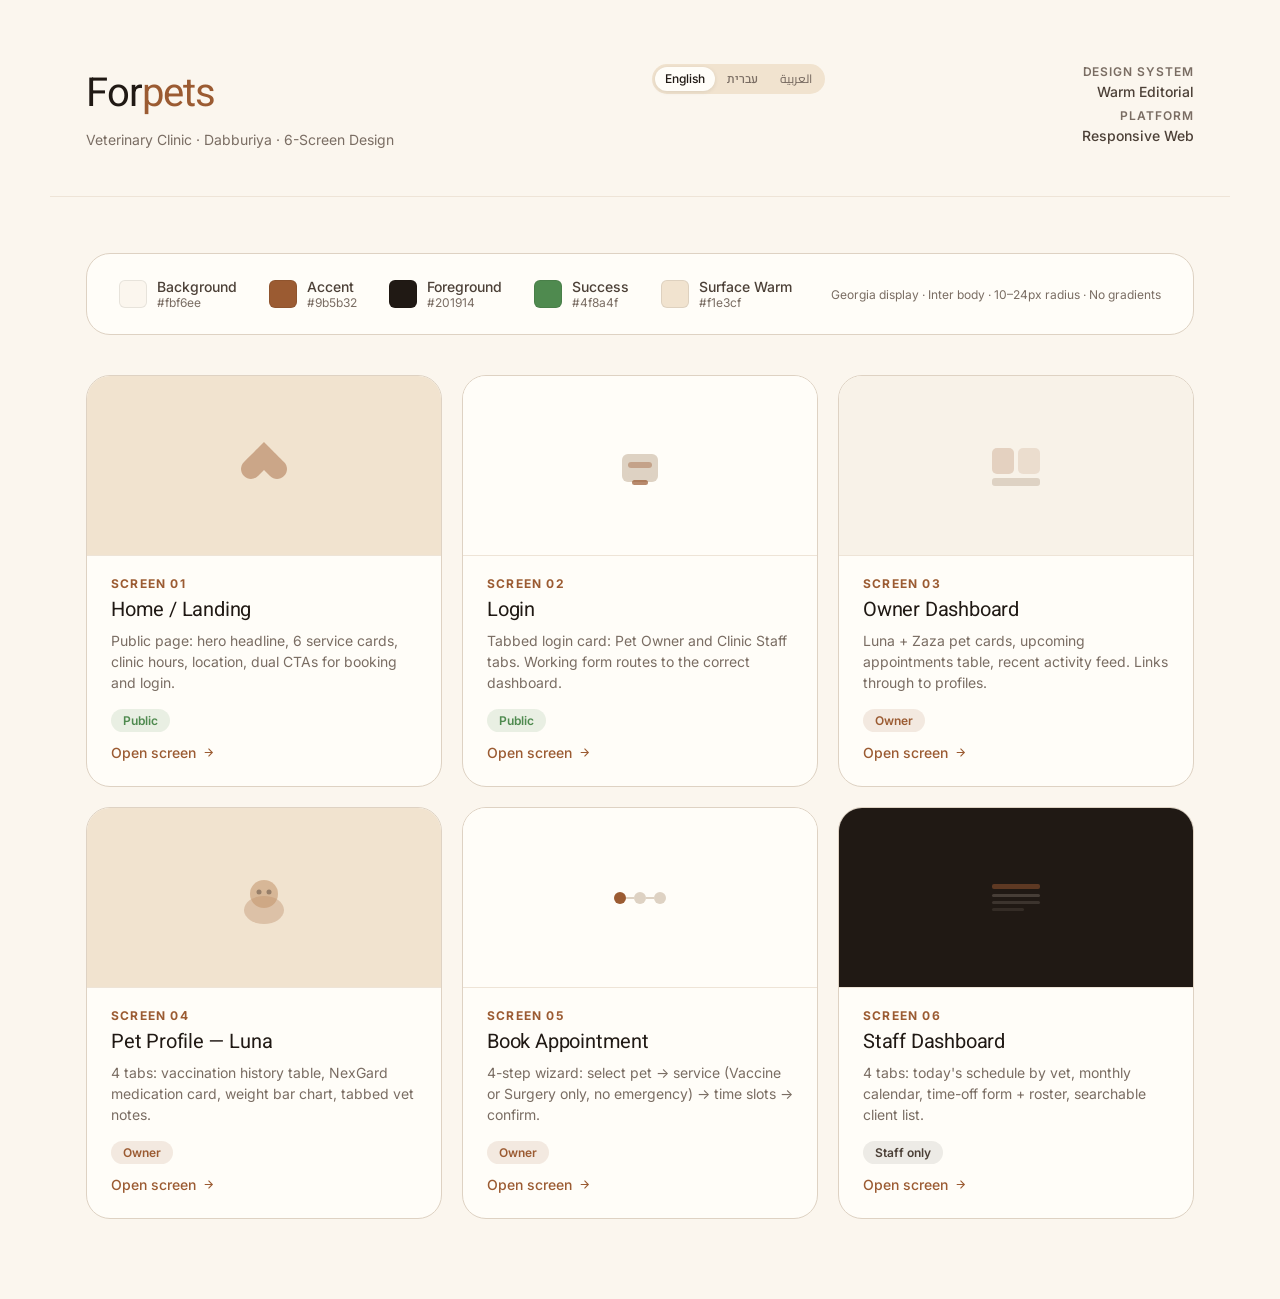
<file: dev-map.html>
<!doctype html>
<html lang="en" dir="ltr">
<head>
<script>(function(){var l=localStorage.getItem('fp-lang');if(l==='he'||l==='ar'){document.documentElement.dir='rtl';document.documentElement.lang=l;}})();</script>
<meta charset="UTF-8">
<meta name="viewport" content="width=device-width, initial-scale=1.0">
<title data-i18n="devMap.page.title">Forpets Vet Clinic — Design Preview</title>
<link href="https://fonts.googleapis.com/css2?family=Inter:wght@400;500;600&family=Heebo:wght@400;500;600&family=Cairo:wght@400;500;600&display=swap" rel="stylesheet">
<link rel="stylesheet" href="css/style.css">
<style>
header {
  padding: 64px 36px 48px;
  max-width: 1180px;
  margin: 0 auto;
  display: flex;
  align-items: flex-start;
  justify-content: space-between;
  gap: 32px;
  flex-wrap: wrap;
  border-bottom: 1px solid var(--border-soft);
  margin-bottom: 56px;
}
.logo { font-family: var(--font-display); font-size: 40px; color: var(--fg); letter-spacing: -0.025em; margin-bottom: 8px; }
.logo span { color: var(--accent); }
.tagline { font-size: var(--text-sm); color: var(--muted); }
.meta-block { text-align: right; }
.meta-label { font-size: var(--text-xs); font-weight: 600; letter-spacing: 0.08em; text-transform: uppercase; color: var(--muted); margin-bottom: 4px; }
.meta-value { font-size: var(--text-sm); color: var(--fg-2); font-weight: 500; }
.screens-grid {
  max-width: 1180px;
  margin: 0 auto;
  padding: 0 36px 80px;
  display: grid;
  grid-template-columns: repeat(3, 1fr);
  gap: 20px;
}
.screen-card {
  display: block;
  background: var(--surface);
  border: 1px solid var(--border);
  border-radius: var(--radius-lg);
  overflow: hidden;
  text-decoration: none;
  transition: box-shadow 240ms, transform 240ms;
  color: inherit;
}
.screen-card:hover { box-shadow: var(--elev-raised); transform: translateY(-3px); }
.screen-preview {
  height: 180px;
  display: flex;
  align-items: center;
  justify-content: center;
  border-bottom: 1px solid var(--border-soft);
  position: relative;
  overflow: hidden;
}
.screen-info { padding: 20px 24px 24px; }
.screen-num { font-size: var(--text-xs); font-weight: 700; letter-spacing: 0.1em; text-transform: uppercase; color: var(--accent); margin-bottom: 4px; }
.screen-title { font-family: var(--font-display); font-size: var(--text-lg); color: var(--fg); letter-spacing: -0.01em; margin-bottom: 6px; }
.screen-desc { font-size: var(--text-sm); color: var(--muted); line-height: 1.5; margin-bottom: 16px; }
.screen-tag { display: inline-block; font-size: var(--text-xs); font-weight: 600; border-radius: var(--radius-pill); padding: 4px 12px; }
.tag-public { background: rgba(79,138,79,0.12); color: #4f8a4f; }
.tag-owner { background: rgba(155,91,50,0.12); color: var(--accent); }
.tag-staff { background: rgba(32,25,20,0.08); color: var(--fg-2); }
.screen-arrow { display: inline-flex; align-items: center; gap: 6px; font-size: var(--text-sm); font-weight: 500; color: var(--accent); margin-top: 12px; }
.token-strip { max-width: 1180px; margin: 0 auto 40px; padding: 0 36px; }
.token-strip-inner { background: var(--surface); border: 1px solid var(--border); border-radius: var(--radius-lg); padding: 24px 32px; display: flex; align-items: center; gap: 32px; flex-wrap: wrap; }
.token-item { display: flex; align-items: center; gap: 10px; }
.token-swatch { width: 28px; height: 28px; border-radius: 6px; flex-shrink: 0; border: 1px solid rgba(0,0,0,0.08); }
.token-info { font-size: var(--text-xs); color: var(--muted); }
.token-info strong { display: block; color: var(--fg-2); font-weight: 500; font-size: var(--text-sm); }
/* Arabic resets */
[lang="ar"] .screen-num { letter-spacing: 0; text-transform: none; }
[lang="ar"] .meta-label { letter-spacing: 0; text-transform: none; }
@media (max-width: 1023px) { .screens-grid { grid-template-columns: 1fr 1fr; } }
@media (max-width: 639px) {
  header { padding: 40px 16px 32px; }
  .screens-grid { grid-template-columns: 1fr; padding: 0 16px 64px; }
  .token-strip { padding: 0 16px; }
  .meta-block { text-align: left; }
}
</style>
</head>
<body>
<header>
  <div>
    <div class="logo">For<span>pets</span></div>
    <p class="tagline" data-i18n="devMap.tagline">Veterinary Clinic · Dabburiya · 6-Screen Design</p>
  </div>
  <div class="lang-toggle" role="group" aria-label="Language">
    <button class="lang-btn active" data-lang="en">English</button>
    <button class="lang-btn" data-lang="he">עברית</button>
    <button class="lang-btn" data-lang="ar">العربية</button>
  </div>
  <div class="meta-block">
    <p class="meta-label" data-i18n="devMap.meta.designSystemLabel">Design System</p>
    <p class="meta-value" data-i18n="devMap.meta.designSystemValue">Warm Editorial</p>
    <p class="meta-label" style="margin-top:8px" data-i18n="devMap.meta.platformLabel">Platform</p>
    <p class="meta-value" data-i18n="devMap.meta.platformValue">Responsive Web</p>
  </div>
</header>
<div class="token-strip">
  <div class="token-strip-inner">
    <div class="token-item"><div class="token-swatch" style="background:#fbf6ee;"></div><div class="token-info"><strong data-i18n="devMap.tokens.background">Background</strong>#fbf6ee</div></div>
    <div class="token-item"><div class="token-swatch" style="background:#9b5b32;"></div><div class="token-info"><strong data-i18n="devMap.tokens.accent">Accent</strong>#9b5b32</div></div>
    <div class="token-item"><div class="token-swatch" style="background:#201914;"></div><div class="token-info"><strong data-i18n="devMap.tokens.foreground">Foreground</strong>#201914</div></div>
    <div class="token-item"><div class="token-swatch" style="background:#4f8a4f;"></div><div class="token-info"><strong data-i18n="devMap.tokens.success">Success</strong>#4f8a4f</div></div>
    <div class="token-item"><div class="token-swatch" style="background:#f1e3cf;"></div><div class="token-info"><strong data-i18n="devMap.tokens.surfaceWarm">Surface Warm</strong>#f1e3cf</div></div>
    <div style="margin-left:auto;font-size:var(--text-xs);color:var(--muted);" data-i18n="devMap.tokens.fontNote">Georgia display · Inter body · 10–24px radius · No gradients</div>
  </div>
</div>
<div class="screens-grid">
  <a href="home.html" class="screen-card">
    <div class="screen-preview" style="background:#f1e3cf;">
      <svg width="64" height="64" viewBox="0 0 64 64" fill="none"><path d="M32 8C32 8 20 20 12 28C8 32 8 38 12 42C16 46 22 46 26 42L32 36L38 42C42 46 48 46 52 42C56 38 56 32 52 28C44 20 32 8 32 8Z" fill="#9b5b32" opacity="0.45"/></svg>
    </div>
    <div class="screen-info">
      <div class="screen-num" data-i18n="devMap.screens.s01.num">Screen 01</div>
      <div class="screen-title" data-i18n="devMap.screens.s01.title">Home / Landing</div>
      <div class="screen-desc" data-i18n="devMap.screens.s01.desc">Public page: hero headline, 6 service cards, clinic hours, location, dual CTAs for booking and login.</div>
      <div><span class="screen-tag tag-public" data-i18n="devMap.screens.tagPublic">Public</span></div>
      <div class="screen-arrow"><span data-i18n="devMap.screens.openScreen">Open screen</span> <svg width="13" height="13" viewBox="0 0 24 24" fill="none" stroke="currentColor" stroke-width="2"><path d="M5 12h14M12 5l7 7-7 7"/></svg></div>
    </div>
  </a>
  <a href="login.html" class="screen-card">
    <div class="screen-preview" style="background:#fffdf8;">
      <svg width="56" height="56" viewBox="0 0 56 56" fill="none"><rect x="10" y="16" width="36" height="28" rx="6" fill="#ded2c3"/><rect x="16" y="24" width="24" height="6" rx="3" fill="#9b5b32" opacity="0.4"/><rect x="16" y="34" width="24" height="6" rx="3" fill="#ded2c3"/><rect x="20" y="42" width="16" height="5" rx="2.5" fill="#9b5b32" opacity="0.7"/></svg>
    </div>
    <div class="screen-info">
      <div class="screen-num" data-i18n="devMap.screens.s02.num">Screen 02</div>
      <div class="screen-title" data-i18n="devMap.screens.s02.title">Login</div>
      <div class="screen-desc" data-i18n="devMap.screens.s02.desc">Tabbed login card: Pet Owner and Clinic Staff tabs. Working form routes to the correct dashboard.</div>
      <div><span class="screen-tag tag-public" data-i18n="devMap.screens.tagPublic">Public</span></div>
      <div class="screen-arrow"><span data-i18n="devMap.screens.openScreen">Open screen</span> <svg width="13" height="13" viewBox="0 0 24 24" fill="none" stroke="currentColor" stroke-width="2"><path d="M5 12h14M12 5l7 7-7 7"/></svg></div>
    </div>
  </a>
  <a href="dashboard-owner.html" class="screen-card">
    <div class="screen-preview" style="background:#f8f2e8;">
      <svg width="56" height="48" viewBox="0 0 56 48" fill="none"><rect x="4" y="6" width="22" height="26" rx="5" fill="#9b5b32" opacity="0.22"/><rect x="30" y="6" width="22" height="26" rx="5" fill="#9b5b32" opacity="0.14"/><rect x="4" y="36" width="48" height="8" rx="3" fill="#ded2c3"/></svg>
    </div>
    <div class="screen-info">
      <div class="screen-num" data-i18n="devMap.screens.s03.num">Screen 03</div>
      <div class="screen-title" data-i18n="devMap.screens.s03.title">Owner Dashboard</div>
      <div class="screen-desc" data-i18n="devMap.screens.s03.desc">Luna + Zaza pet cards, upcoming appointments table, recent activity feed. Links through to profiles.</div>
      <div><span class="screen-tag tag-owner" data-i18n="devMap.screens.tagOwner">Owner</span></div>
      <div class="screen-arrow"><span data-i18n="devMap.screens.openScreen">Open screen</span> <svg width="13" height="13" viewBox="0 0 24 24" fill="none" stroke="currentColor" stroke-width="2"><path d="M5 12h14M12 5l7 7-7 7"/></svg></div>
    </div>
  </a>
  <a href="pet-profile.html" class="screen-card">
    <div class="screen-preview" style="background:#f1e3cf;">
      <svg width="64" height="64" viewBox="0 0 64 64" fill="none"><ellipse cx="32" cy="44" rx="20" ry="14" fill="#9b5b32" opacity="0.25"/><circle cx="32" cy="28" r="14" fill="#c4946a" opacity="0.55"/><circle cx="27" cy="26" r="2.5" fill="#201914" opacity="0.35"/><circle cx="37" cy="26" r="2.5" fill="#201914" opacity="0.35"/></svg>
    </div>
    <div class="screen-info">
      <div class="screen-num" data-i18n="devMap.screens.s04.num">Screen 04</div>
      <div class="screen-title" data-i18n="devMap.screens.s04.title">Pet Profile — Luna</div>
      <div class="screen-desc" data-i18n="devMap.screens.s04.desc">4 tabs: vaccination history table, NexGard medication card, weight bar chart, tabbed vet notes.</div>
      <div><span class="screen-tag tag-owner" data-i18n="devMap.screens.tagOwner">Owner</span></div>
      <div class="screen-arrow"><span data-i18n="devMap.screens.openScreen">Open screen</span> <svg width="13" height="13" viewBox="0 0 24 24" fill="none" stroke="currentColor" stroke-width="2"><path d="M5 12h14M12 5l7 7-7 7"/></svg></div>
    </div>
  </a>
  <a href="book-appointment.html" class="screen-card">
    <div class="screen-preview" style="background:#fffdf8;">
      <svg width="56" height="48" viewBox="0 0 56 48" fill="none"><circle cx="8" cy="24" r="6" fill="#9b5b32"/><line x1="14" y1="24" x2="22" y2="24" stroke="#ded2c3" stroke-width="2"/><circle cx="28" cy="24" r="6" fill="#ded2c3"/><line x1="34" y1="24" x2="42" y2="24" stroke="#ded2c3" stroke-width="2"/><circle cx="48" cy="24" r="6" fill="#ded2c3"/></svg>
    </div>
    <div class="screen-info">
      <div class="screen-num" data-i18n="devMap.screens.s05.num">Screen 05</div>
      <div class="screen-title" data-i18n="devMap.screens.s05.title">Book Appointment</div>
      <div class="screen-desc" data-i18n="devMap.screens.s05.desc">4-step wizard: select pet → service (Vaccine or Surgery only, no emergency) → time slots → confirm.</div>
      <div><span class="screen-tag tag-owner" data-i18n="devMap.screens.tagOwner">Owner</span></div>
      <div class="screen-arrow"><span data-i18n="devMap.screens.openScreen">Open screen</span> <svg width="13" height="13" viewBox="0 0 24 24" fill="none" stroke="currentColor" stroke-width="2"><path d="M5 12h14M12 5l7 7-7 7"/></svg></div>
    </div>
  </a>
  <a href="dashboard-staff.html" class="screen-card">
    <div class="screen-preview" style="background:#201914;">
      <svg width="56" height="48" viewBox="0 0 56 48" fill="none"><rect x="4" y="10" width="48" height="5" rx="2" fill="#9b5b32" opacity="0.5"/><rect x="4" y="20" width="48" height="3" rx="1.5" fill="#ded2c3" opacity="0.2"/><rect x="4" y="27" width="48" height="3" rx="1.5" fill="#ded2c3" opacity="0.15"/><rect x="4" y="34" width="32" height="3" rx="1.5" fill="#ded2c3" opacity="0.1"/></svg>
    </div>
    <div class="screen-info">
      <div class="screen-num" data-i18n="devMap.screens.s06.num">Screen 06</div>
      <div class="screen-title" data-i18n="devMap.screens.s06.title">Staff Dashboard</div>
      <div class="screen-desc" data-i18n="devMap.screens.s06.desc">4 tabs: today's schedule by vet, monthly calendar, time-off form + roster, searchable client list.</div>
      <div><span class="screen-tag tag-staff" data-i18n="devMap.screens.tagStaff">Staff only</span></div>
      <div class="screen-arrow"><span data-i18n="devMap.screens.openScreen">Open screen</span> <svg width="13" height="13" viewBox="0 0 24 24" fill="none" stroke="currentColor" stroke-width="2"><path d="M5 12h14M12 5l7 7-7 7"/></svg></div>
    </div>
  </a>
</div>
<script src="i18n/i18n.js"></script>
</body>
</html>
</file>
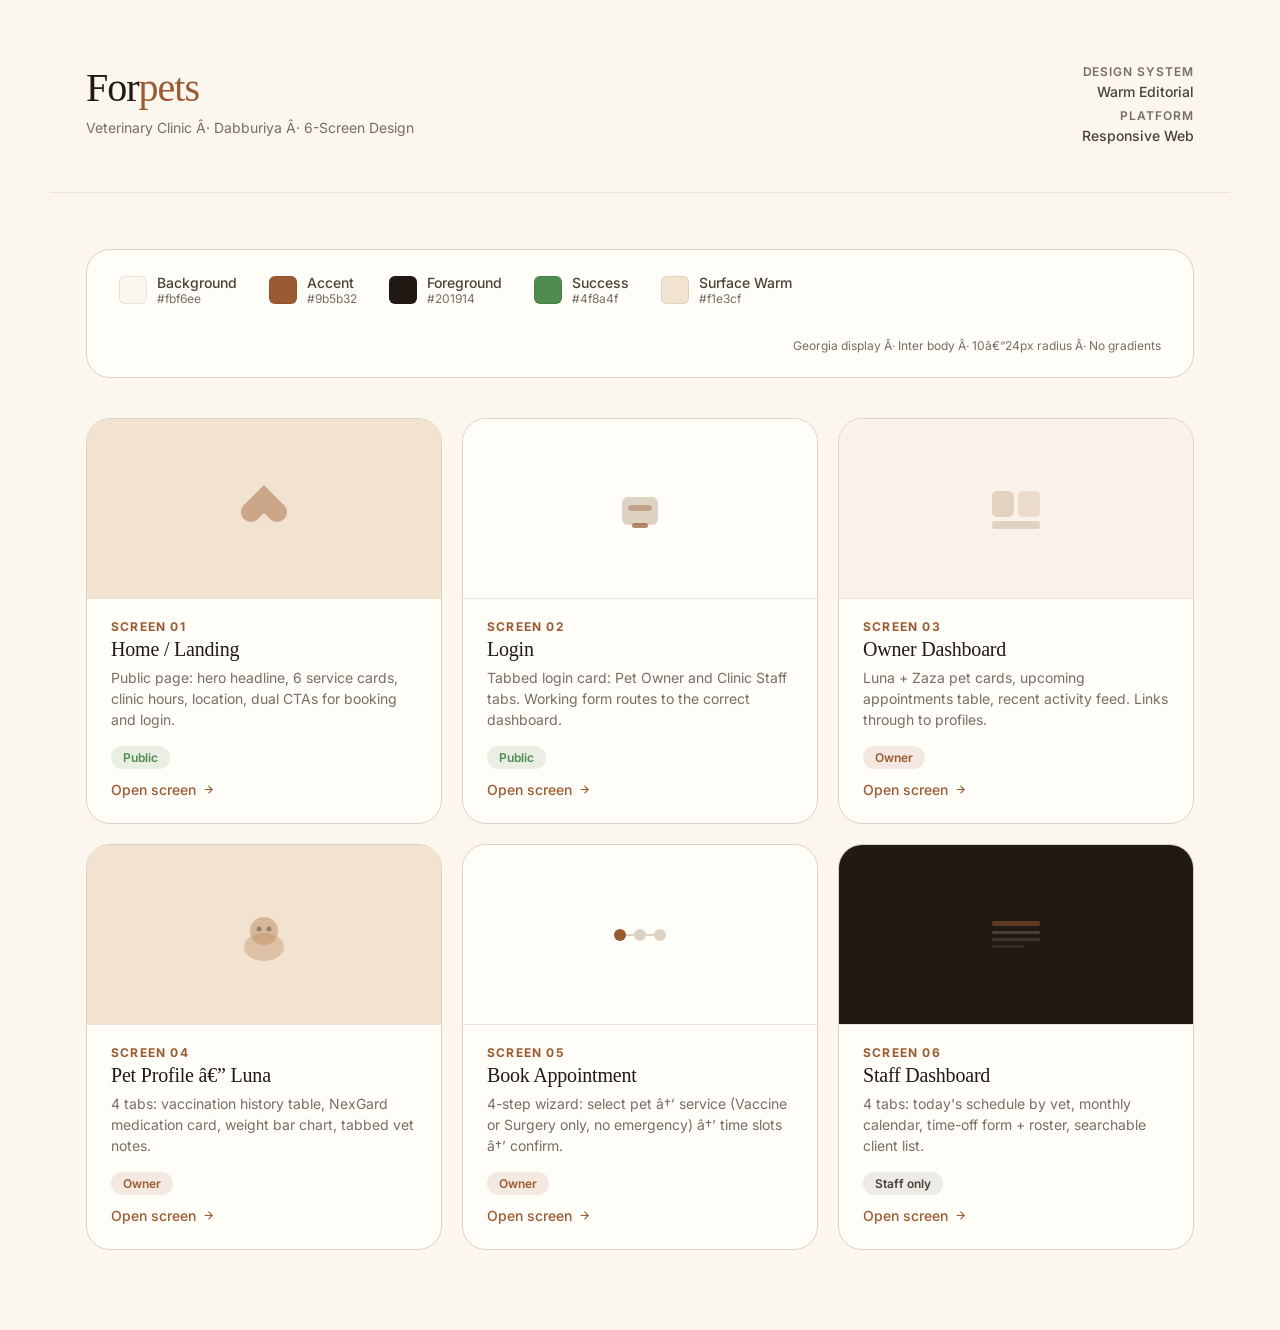
<file: forpets-vet-portal.html>
﻿
<!doctype html>
<html lang="en">
<head>
<meta charset="UTF-8">
<meta name="viewport" content="width=device-width, initial-scale=1.0">
<title>Forpets Vet Clinic â€” Design Preview</title>
<link href="https://fonts.googleapis.com/css2?family=Inter:wght@400;500;600&display=swap" rel="stylesheet">
<style>
:root {
  --bg: #fbf6ee;
  --surface: #fffdf8;
  --surface-warm: #f1e3cf;
  --fg: #201914;
  --fg-2: #4c4037;
  --muted: #7a6d63;
  --border: #ded2c3;
  --border-soft: #eee4d7;
  --accent: #9b5b32;
  --font-display: Georgia, "Times New Roman", serif;
  --font-body: Inter, system-ui, sans-serif;
  --text-xs: 12px;
  --text-sm: 14px;
  --text-base: 17px;
  --text-lg: 20px;
  --text-xl: 28px;
  --radius-sm: 10px;
  --radius-md: 16px;
  --radius-lg: 24px;
  --radius-pill: 9999px;
  --space-4: 16px;
  --space-5: 20px;
  --space-6: 24px;
  --space-8: 32px;
  --elev-raised: 0 16px 40px rgba(32,25,20,0.10);
}
*, *::before, *::after { box-sizing: border-box; margin: 0; padding: 0; }
body {
  font-family: var(--font-body);
  font-size: var(--text-base);
  color: var(--fg);
  background: var(--bg);
  min-height: 100vh;
}
header {
  padding: 64px 36px 48px;
  max-width: 1180px;
  margin: 0 auto;
  display: flex;
  align-items: flex-start;
  justify-content: space-between;
  gap: 32px;
  flex-wrap: wrap;
  border-bottom: 1px solid var(--border-soft);
  margin-bottom: 56px;
}
.logo { font-family: var(--font-display); font-size: 40px; color: var(--fg); letter-spacing: -0.025em; margin-bottom: 8px; }
.logo span { color: var(--accent); }
.tagline { font-size: var(--text-sm); color: var(--muted); }
.meta-block { text-align: right; }
.meta-label { font-size: var(--text-xs); font-weight: 600; letter-spacing: 0.08em; text-transform: uppercase; color: var(--muted); margin-bottom: 4px; }
.meta-value { font-size: var(--text-sm); color: var(--fg-2); font-weight: 500; }
.screens-grid {
  max-width: 1180px;
  margin: 0 auto;
  padding: 0 36px 80px;
  display: grid;
  grid-template-columns: repeat(3, 1fr);
  gap: 20px;
}
.screen-card {
  display: block;
  background: var(--surface);
  border: 1px solid var(--border);
  border-radius: var(--radius-lg);
  overflow: hidden;
  text-decoration: none;
  transition: box-shadow 240ms, transform 240ms;
  color: inherit;
}
.screen-card:hover { box-shadow: var(--elev-raised); transform: translateY(-3px); }
.screen-preview {
  height: 180px;
  display: flex;
  align-items: center;
  justify-content: center;
  border-bottom: 1px solid var(--border-soft);
  position: relative;
  overflow: hidden;
}
.screen-info { padding: 20px 24px 24px; }
.screen-num { font-size: var(--text-xs); font-weight: 700; letter-spacing: 0.1em; text-transform: uppercase; color: var(--accent); margin-bottom: 4px; }
.screen-title { font-family: var(--font-display); font-size: var(--text-lg); color: var(--fg); letter-spacing: -0.01em; margin-bottom: 6px; }
.screen-desc { font-size: var(--text-sm); color: var(--muted); line-height: 1.5; margin-bottom: 16px; }
.screen-tag { display: inline-block; font-size: var(--text-xs); font-weight: 600; border-radius: var(--radius-pill); padding: 4px 12px; }
.tag-public { background: rgba(79,138,79,0.12); color: #4f8a4f; }
.tag-owner { background: rgba(155,91,50,0.12); color: var(--accent); }
.tag-staff { background: rgba(32,25,20,0.08); color: var(--fg-2); }
.screen-arrow { display: inline-flex; align-items: center; gap: 6px; font-size: var(--text-sm); font-weight: 500; color: var(--accent); margin-top: 12px; }
.token-strip { max-width: 1180px; margin: 0 auto 40px; padding: 0 36px; }
.token-strip-inner { background: var(--surface); border: 1px solid var(--border); border-radius: var(--radius-lg); padding: 24px 32px; display: flex; align-items: center; gap: 32px; flex-wrap: wrap; }
.token-item { display: flex; align-items: center; gap: 10px; }
.token-swatch { width: 28px; height: 28px; border-radius: 6px; flex-shrink: 0; border: 1px solid rgba(0,0,0,0.08); }
.token-info { font-size: var(--text-xs); color: var(--muted); }
.token-info strong { display: block; color: var(--fg-2); font-weight: 500; font-size: var(--text-sm); }
@media (max-width: 1023px) { .screens-grid { grid-template-columns: 1fr 1fr; } }
@media (max-width: 639px) {
  header { padding: 40px 16px 32px; }
  .screens-grid { grid-template-columns: 1fr; padding: 0 16px 64px; }
  .token-strip { padding: 0 16px; }
  .meta-block { text-align: left; }
}
</style>
</head>
<body>
<header>
  <div>
    <div class="logo">For<span>pets</span></div>
    <p class="tagline">Veterinary Clinic Â· Dabburiya Â· 6-Screen Design</p>
  </div>
  <div class="meta-block">
    <p class="meta-label">Design System</p>
    <p class="meta-value">Warm Editorial</p>
    <p class="meta-label" style="margin-top:8px">Platform</p>
    <p class="meta-value">Responsive Web</p>
  </div>
</header>
<div class="token-strip">
  <div class="token-strip-inner">
    <div class="token-item"><div class="token-swatch" style="background:#fbf6ee;"></div><div class="token-info"><strong>Background</strong>#fbf6ee</div></div>
    <div class="token-item"><div class="token-swatch" style="background:#9b5b32;"></div><div class="token-info"><strong>Accent</strong>#9b5b32</div></div>
    <div class="token-item"><div class="token-swatch" style="background:#201914;"></div><div class="token-info"><strong>Foreground</strong>#201914</div></div>
    <div class="token-item"><div class="token-swatch" style="background:#4f8a4f;"></div><div class="token-info"><strong>Success</strong>#4f8a4f</div></div>
    <div class="token-item"><div class="token-swatch" style="background:#f1e3cf;"></div><div class="token-info"><strong>Surface Warm</strong>#f1e3cf</div></div>
    <div style="margin-left:auto;font-size:var(--text-xs);color:var(--muted);">Georgia display Â· Inter body Â· 10â€“24px radius Â· No gradients</div>
  </div>
</div>
<div class="screens-grid">
  <a href="home.html" class="screen-card">
    <div class="screen-preview" style="background:#f1e3cf;">
      <svg width="64" height="64" viewBox="0 0 64 64" fill="none"><path d="M32 8C32 8 20 20 12 28C8 32 8 38 12 42C16 46 22 46 26 42L32 36L38 42C42 46 48 46 52 42C56 38 56 32 52 28C44 20 32 8 32 8Z" fill="#9b5b32" opacity="0.45"/></svg>
    </div>
    <div class="screen-info">
      <div class="screen-num">Screen 01</div>
      <div class="screen-title">Home / Landing</div>
      <div class="screen-desc">Public page: hero headline, 6 service cards, clinic hours, location, dual CTAs for booking and login.</div>
      <div><span class="screen-tag tag-public">Public</span></div>
      <div class="screen-arrow">Open screen <svg width="13" height="13" viewBox="0 0 24 24" fill="none" stroke="currentColor" stroke-width="2"><path d="M5 12h14M12 5l7 7-7 7"/></svg></div>
    </div>
  </a>
  <a href="login.html" class="screen-card">
    <div class="screen-preview" style="background:#fffdf8;">
      <svg width="56" height="56" viewBox="0 0 56 56" fill="none"><rect x="10" y="16" width="36" height="28" rx="6" fill="#ded2c3"/><rect x="16" y="24" width="24" height="6" rx="3" fill="#9b5b32" opacity="0.4"/><rect x="16" y="34" width="24" height="6" rx="3" fill="#ded2c3"/><rect x="20" y="42" width="16" height="5" rx="2.5" fill="#9b5b32" opacity="0.7"/></svg>
    </div>
    <div class="screen-info">
      <div class="screen-num">Screen 02</div>
      <div class="screen-title">Login</div>
      <div class="screen-desc">Tabbed login card: Pet Owner and Clinic Staff tabs. Working form routes to the correct dashboard.</div>
      <div><span class="screen-tag tag-public">Public</span></div>
      <div class="screen-arrow">Open screen <svg width="13" height="13" viewBox="0 0 24 24" fill="none" stroke="currentColor" stroke-width="2"><path d="M5 12h14M12 5l7 7-7 7"/></svg></div>
    </div>
  </a>
  <a href="dashboard-owner.html" class="screen-card">
    <div class="screen-preview" style="background:#f8f2e8;">
      <svg width="56" height="48" viewBox="0 0 56 48" fill="none"><rect x="4" y="6" width="22" height="26" rx="5" fill="#9b5b32" opacity="0.22"/><rect x="30" y="6" width="22" height="26" rx="5" fill="#9b5b32" opacity="0.14"/><rect x="4" y="36" width="48" height="8" rx="3" fill="#ded2c3"/></svg>
    </div>
    <div class="screen-info">
      <div class="screen-num">Screen 03</div>
      <div class="screen-title">Owner Dashboard</div>
      <div class="screen-desc">Luna + Zaza pet cards, upcoming appointments table, recent activity feed. Links through to profiles.</div>
      <div><span class="screen-tag tag-owner">Owner</span></div>
      <div class="screen-arrow">Open screen <svg width="13" height="13" viewBox="0 0 24 24" fill="none" stroke="currentColor" stroke-width="2"><path d="M5 12h14M12 5l7 7-7 7"/></svg></div>
    </div>
  </a>
  <a href="pet-profile.html" class="screen-card">
    <div class="screen-preview" style="background:#f1e3cf;">
      <svg width="64" height="64" viewBox="0 0 64 64" fill="none"><ellipse cx="32" cy="44" rx="20" ry="14" fill="#9b5b32" opacity="0.25"/><circle cx="32" cy="28" r="14" fill="#c4946a" opacity="0.55"/><circle cx="27" cy="26" r="2.5" fill="#201914" opacity="0.35"/><circle cx="37" cy="26" r="2.5" fill="#201914" opacity="0.35"/></svg>
    </div>
    <div class="screen-info">
      <div class="screen-num">Screen 04</div>
      <div class="screen-title">Pet Profile â€” Luna</div>
      <div class="screen-desc">4 tabs: vaccination history table, NexGard medication card, weight bar chart, tabbed vet notes.</div>
      <div><span class="screen-tag tag-owner">Owner</span></div>
      <div class="screen-arrow">Open screen <svg width="13" height="13" viewBox="0 0 24 24" fill="none" stroke="currentColor" stroke-width="2"><path d="M5 12h14M12 5l7 7-7 7"/></svg></div>
    </div>
  </a>
  <a href="book-appointment.html" class="screen-card">
    <div class="screen-preview" style="background:#fffdf8;">
      <svg width="56" height="48" viewBox="0 0 56 48" fill="none"><circle cx="8" cy="24" r="6" fill="#9b5b32"/><line x1="14" y1="24" x2="22" y2="24" stroke="#ded2c3" stroke-width="2"/><circle cx="28" cy="24" r="6" fill="#ded2c3"/><line x1="34" y1="24" x2="42" y2="24" stroke="#ded2c3" stroke-width="2"/><circle cx="48" cy="24" r="6" fill="#ded2c3"/></svg>
    </div>
    <div class="screen-info">
      <div class="screen-num">Screen 05</div>
      <div class="screen-title">Book Appointment</div>
      <div class="screen-desc">4-step wizard: select pet â†’ service (Vaccine or Surgery only, no emergency) â†’ time slots â†’ confirm.</div>
      <div><span class="screen-tag tag-owner">Owner</span></div>
      <div class="screen-arrow">Open screen <svg width="13" height="13" viewBox="0 0 24 24" fill="none" stroke="currentColor" stroke-width="2"><path d="M5 12h14M12 5l7 7-7 7"/></svg></div>
    </div>
  </a>
  <a href="dashboard-staff.html" class="screen-card">
    <div class="screen-preview" style="background:#201914;">
      <svg width="56" height="48" viewBox="0 0 56 48" fill="none"><rect x="4" y="10" width="48" height="5" rx="2" fill="#9b5b32" opacity="0.5"/><rect x="4" y="20" width="48" height="3" rx="1.5" fill="#ded2c3" opacity="0.2"/><rect x="4" y="27" width="48" height="3" rx="1.5" fill="#ded2c3" opacity="0.15"/><rect x="4" y="34" width="32" height="3" rx="1.5" fill="#ded2c3" opacity="0.1"/></svg>
    </div>
    <div class="screen-info">
      <div class="screen-num">Screen 06</div>
      <div class="screen-title">Staff Dashboard</div>
      <div class="screen-desc">4 tabs: today's schedule by vet, monthly calendar, time-off form + roster, searchable client list.</div>
      <div><span class="screen-tag tag-staff">Staff only</span></div>
      <div class="screen-arrow">Open screen <svg width="13" height="13" viewBox="0 0 24 24" fill="none" stroke="currentColor" stroke-width="2"><path d="M5 12h14M12 5l7 7-7 7"/></svg></div>
    </div>
  </a>
</div>
</body>
</html>
</file>
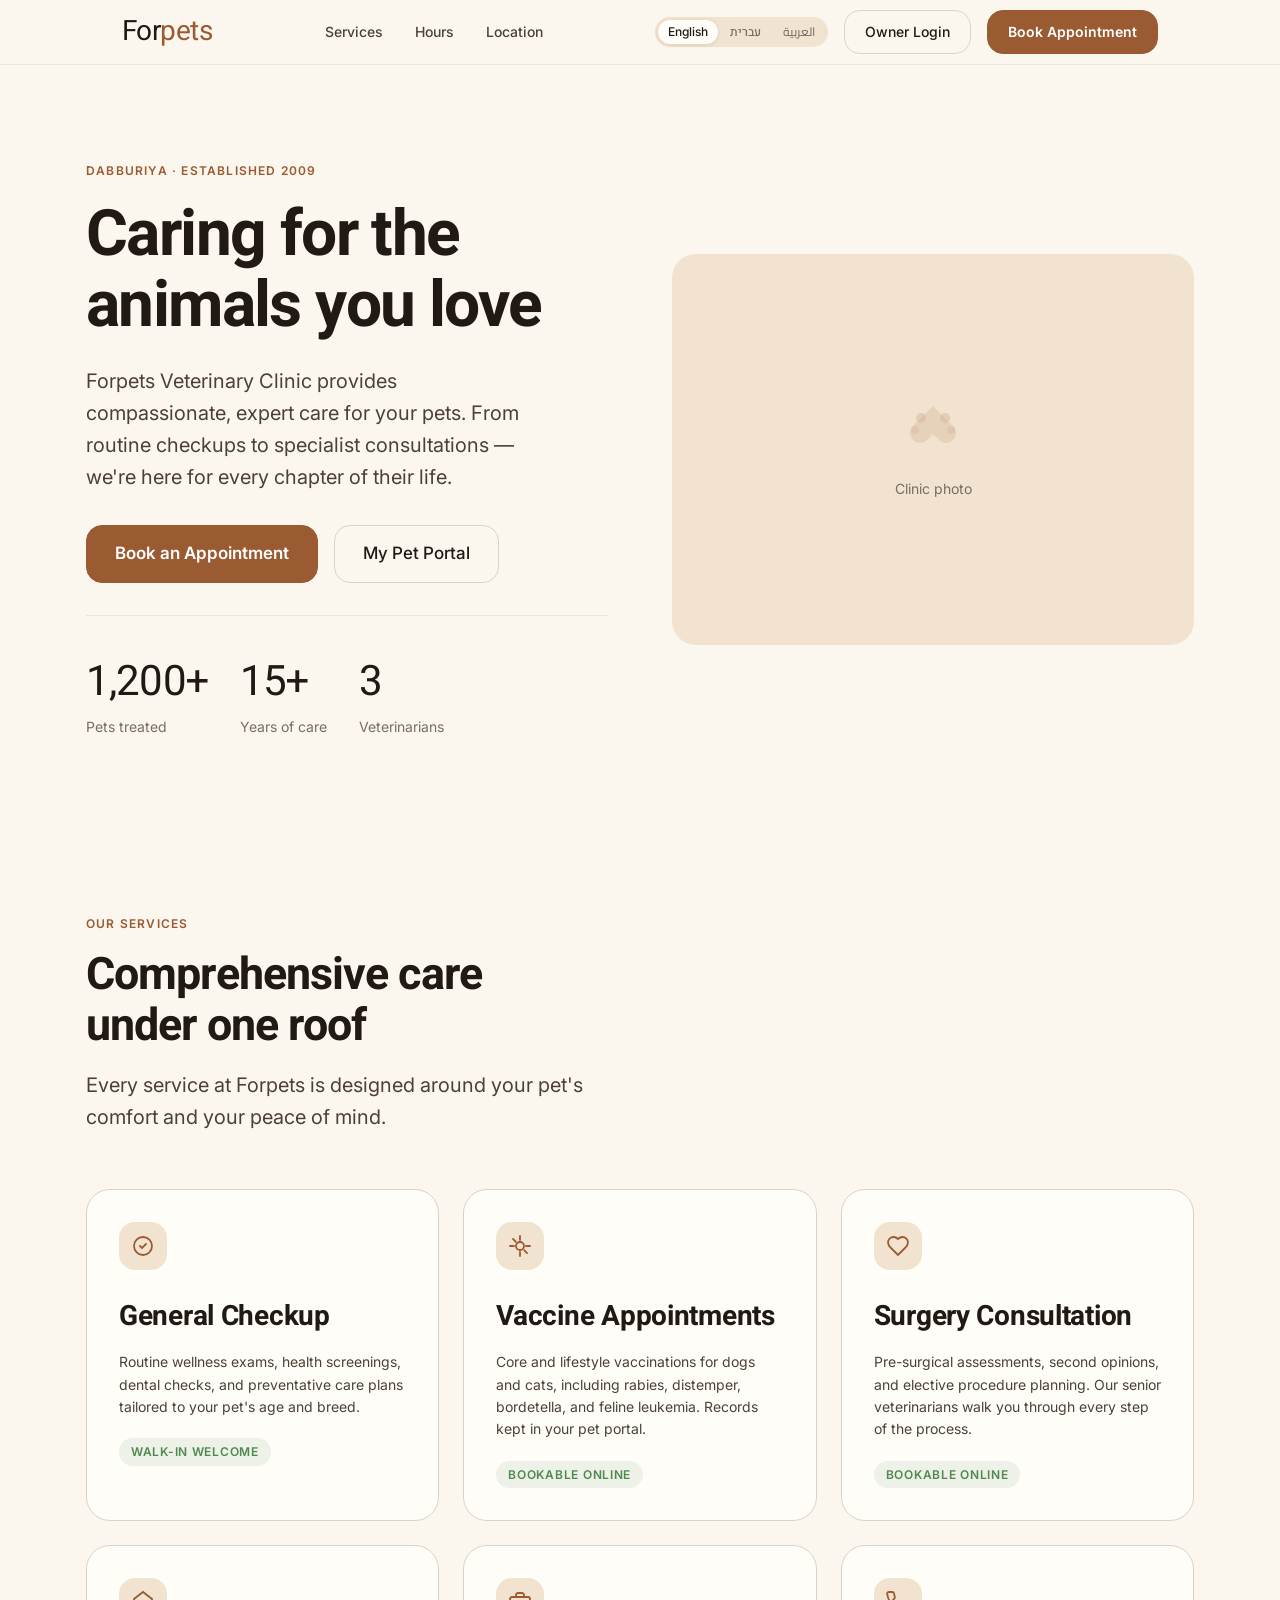
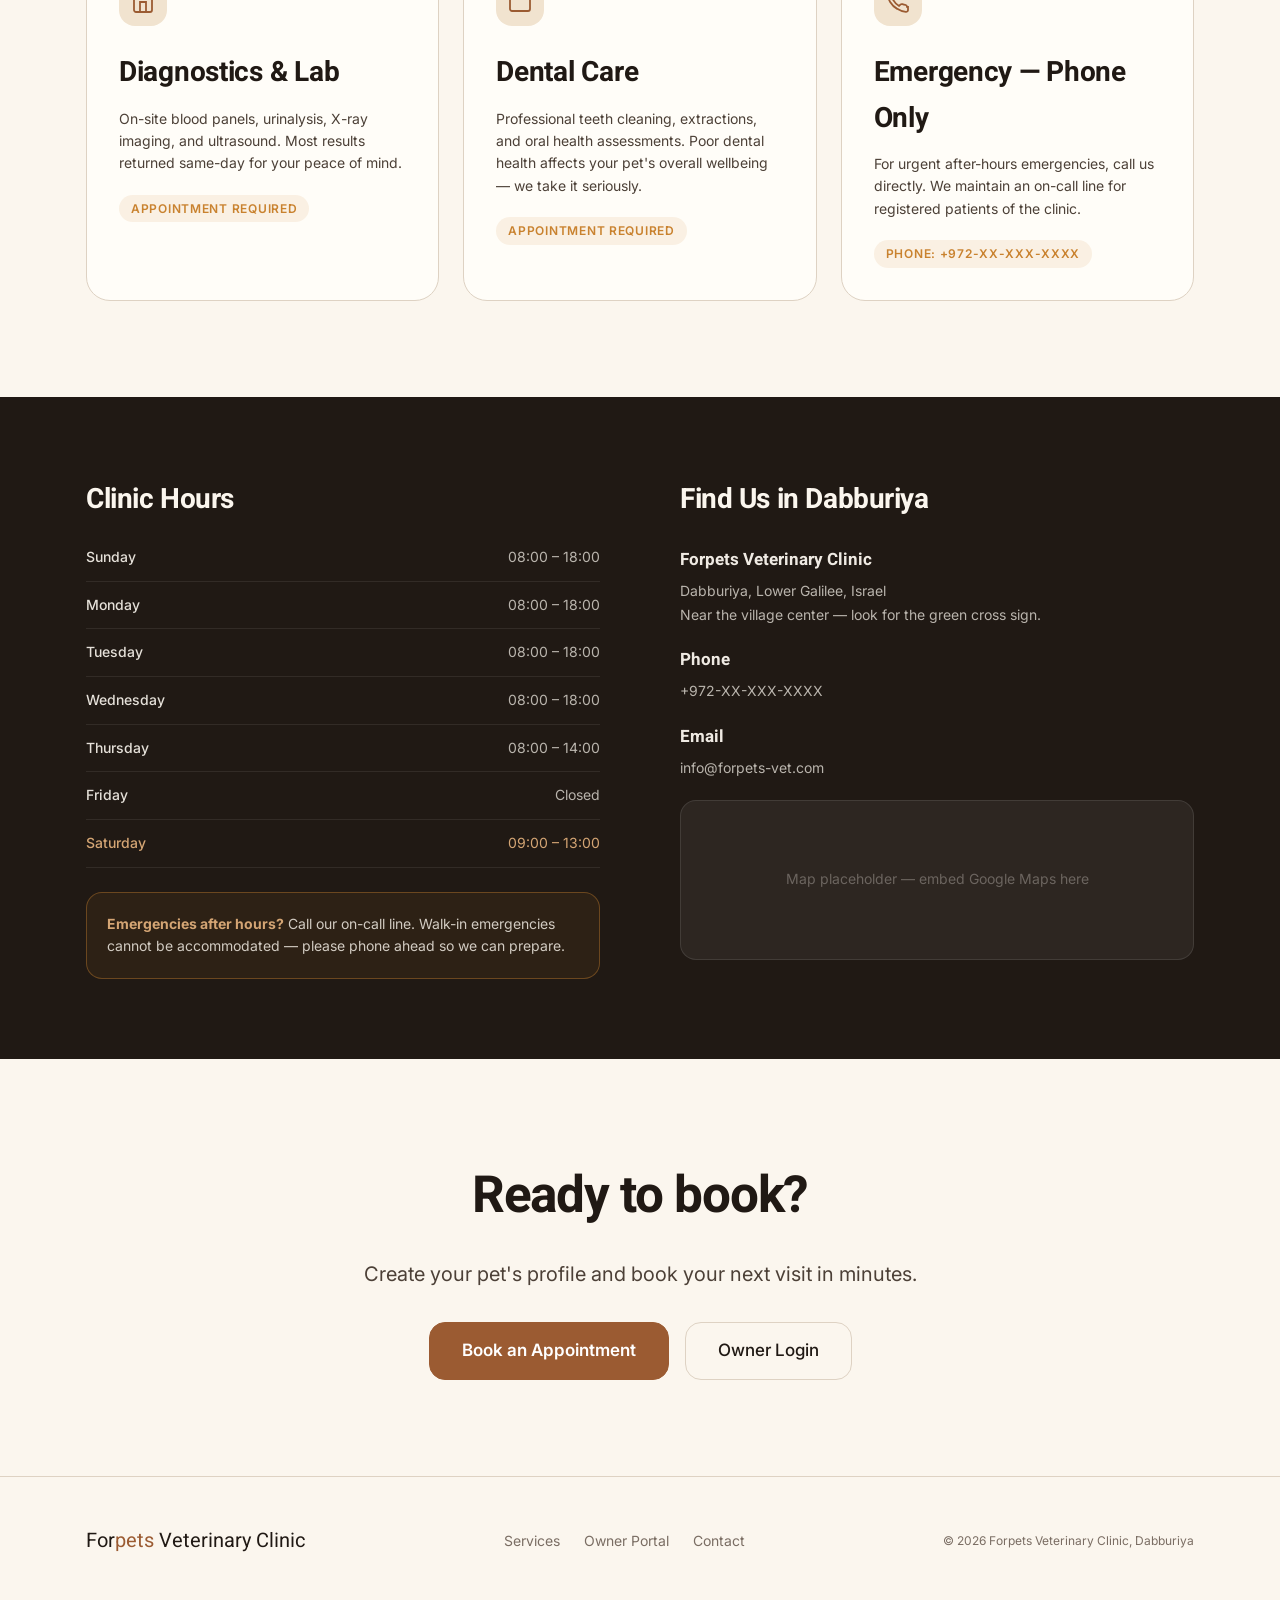
<file: home.html>
<!doctype html>
<html lang="en" dir="ltr">
<head>
<meta charset="UTF-8">
<meta name="viewport" content="width=device-width, initial-scale=1.0">
<title>Forpets Veterinary Clinic — Dabburiya</title>
<!-- Anti-FOUC: set direction from localStorage before first paint -->
<script>
(function(){var l=localStorage.getItem('fp-lang');if(l==='he'||l==='ar'){document.documentElement.dir='rtl';document.documentElement.lang=l;}})();
</script>
<link rel="preconnect" href="https://fonts.googleapis.com">
<link rel="preconnect" href="https://fonts.gstatic.com" crossorigin>
<link href="https://fonts.googleapis.com/css2?family=Inter:wght@400;500;600&family=Heebo:wght@400;500;600&family=Cairo:wght@400;500;600&display=swap" rel="stylesheet">
<link rel="stylesheet" href="css/style.css">
<style>
html { scroll-behavior: smooth; }

body { line-height: var(--leading-body); }

.container {
  max-width: var(--container-max);
  margin: 0 auto;
  padding: 0 var(--container-gutter);
}

/* NAV */
nav {
  position: sticky;
  top: 0;
  z-index: 100;
  background: rgba(251,246,238,0.92);
  backdrop-filter: blur(12px);
  border-bottom: 1px solid var(--border-soft);
}
.nav-inner {
  display: flex;
  align-items: center;
  justify-content: space-between;
  height: 64px;
}
.nav-links {
  display: flex;
  align-items: center;
  gap: var(--space-8);
  list-style: none;
}
.nav-links a {
  font-size: var(--text-sm);
  font-weight: 500;
  color: var(--fg-2);
  text-decoration: none;
  transition: color 150ms;
}
.nav-links a:hover { color: var(--accent); }
.nav-actions {
  display: flex;
  align-items: center;
  gap: var(--space-4);
}
.btn-ghost {
  font-family: var(--font-body);
  font-size: var(--text-sm);
  font-weight: 500;
  color: var(--fg);
  background: none;
  border: 1px solid var(--border);
  border-radius: var(--radius-md);
  padding: 10px var(--space-5);
  cursor: pointer;
  text-decoration: none;
  transition: border-color 150ms, color 150ms;
}
.btn-ghost:hover { border-color: var(--accent); color: var(--accent); }
.btn-primary {
  font-family: var(--font-body);
  font-size: var(--text-sm);
  font-weight: 600;
  color: var(--accent-on);
  background: var(--accent);
  border: 1px solid var(--accent);
  border-radius: var(--radius-md);
  padding: 10px var(--space-5);
  cursor: pointer;
  text-decoration: none;
  transition: background 150ms;
}
.btn-primary:hover { background: var(--accent-hover); border-color: var(--accent-hover); }
.nav-mobile-toggle {
  display: none;
  background: none;
  border: none;
  cursor: pointer;
  padding: var(--space-2);
}
.nav-mobile-toggle span {
  display: block;
  width: 22px;
  height: 2px;
  background: var(--fg);
  margin: 4px 0;
  border-radius: 2px;
  transition: 150ms;
}

/* HERO */
.hero {
  padding: 96px 0 80px;
  min-height: 72vh;
  display: flex;
  align-items: center;
}
.hero-grid {
  display: grid;
  grid-template-columns: 1fr 1fr;
  gap: 64px;
  align-items: center;
}
.hero-eyebrow {
  font-family: var(--font-body);
  font-size: var(--text-xs);
  font-weight: 600;
  letter-spacing: 0.1em;
  text-transform: uppercase;
  color: var(--accent);
  margin-bottom: var(--space-5);
}
.hero-headline {
  font-family: var(--font-display);
  font-size: clamp(40px, 5vw, 72px);
  line-height: 1.1;
  letter-spacing: -0.025em;
  color: var(--fg);
  margin-bottom: var(--space-6);
}
.hero-sub {
  font-size: var(--text-lg);
  color: var(--fg-2);
  line-height: 1.6;
  margin-bottom: var(--space-8);
  max-width: 460px;
}
.hero-ctas {
  display: flex;
  gap: var(--space-4);
  flex-wrap: wrap;
}
.hero-ctas .btn-primary {
  font-size: var(--text-base);
  padding: 14px 28px;
  border-radius: var(--radius-md);
}
.hero-ctas .btn-ghost {
  font-size: var(--text-base);
  padding: 14px 28px;
  border-radius: var(--radius-md);
}
.hero-image {
  aspect-ratio: 4/3;
  background: var(--surface-warm);
  border-radius: var(--radius-lg);
  overflow: hidden;
  position: relative;
}
.hero-image-inner {
  width: 100%;
  height: 100%;
  display: flex;
  align-items: center;
  justify-content: center;
  flex-direction: column;
  gap: var(--space-4);
  color: var(--muted);
}
.hero-image svg { opacity: 0.4; }
.hero-image p { font-size: var(--text-sm); color: var(--muted); }
.trust-bar {
  display: flex;
  gap: var(--space-8);
  margin-top: var(--space-8);
  padding-top: var(--space-8);
  border-top: 1px solid var(--border-soft);
}
.trust-item {
  display: flex;
  flex-direction: column;
}
.trust-num {
  font-family: var(--font-display);
  font-size: var(--text-2xl);
  color: var(--fg);
  letter-spacing: -0.02em;
}
.trust-label { font-size: var(--text-sm); color: var(--muted); }

/* SERVICES */
.section {
  padding: 96px 0;
}
.section-header {
  margin-bottom: 56px;
}
.section-eyebrow {
  font-size: var(--text-xs);
  font-weight: 600;
  letter-spacing: 0.1em;
  text-transform: uppercase;
  color: var(--accent);
  margin-bottom: var(--space-4);
}
.section-title {
  font-family: var(--font-display);
  font-size: clamp(32px, 3.5vw, 52px);
  line-height: 1.15;
  letter-spacing: -0.02em;
  color: var(--fg);
  margin-bottom: var(--space-4);
}
.section-desc {
  font-size: var(--text-lg);
  color: var(--fg-2);
  max-width: 540px;
  line-height: 1.6;
}
.services-grid {
  display: grid;
  grid-template-columns: repeat(3, 1fr);
  gap: var(--space-6);
}
.service-card {
  background: var(--surface);
  border: 1px solid var(--border);
  border-radius: var(--radius-lg);
  padding: var(--space-8);
  transition: box-shadow 240ms, transform 240ms;
}
.service-card:hover {
  box-shadow: var(--elev-raised);
  transform: translateY(-2px);
}
.service-icon {
  width: 48px;
  height: 48px;
  background: var(--surface-warm);
  border-radius: var(--radius-md);
  display: flex;
  align-items: center;
  justify-content: center;
  margin-bottom: var(--space-6);
  color: var(--accent);
}
.service-name {
  font-family: var(--font-display);
  font-size: var(--text-xl);
  color: var(--fg);
  margin-bottom: var(--space-3);
  letter-spacing: -0.01em;
}
.service-desc {
  font-size: var(--text-sm);
  color: var(--fg-2);
  line-height: 1.6;
}
.service-tag {
  display: inline-block;
  margin-top: var(--space-5);
  font-size: var(--text-xs);
  font-weight: 600;
  letter-spacing: 0.06em;
  text-transform: uppercase;
  color: var(--success);
  background: rgba(79,138,79,0.1);
  border-radius: var(--radius-pill);
  padding: 4px 12px;
}
.service-tag-warn {
  color: var(--warn);
  background: rgba(201,130,47,0.1);
}

/* INFO STRIP */
.info-section {
  background: var(--fg);
  padding: 80px 0;
}
.info-grid {
  display: grid;
  grid-template-columns: 1fr 1fr;
  gap: 80px;
  align-items: start;
}
.info-block-title {
  font-family: var(--font-display);
  font-size: var(--text-xl);
  color: var(--bg);
  margin-bottom: var(--space-6);
  letter-spacing: -0.015em;
}
.hours-list {
  list-style: none;
  display: flex;
  flex-direction: column;
  gap: var(--space-3);
}
.hours-row {
  display: flex;
  justify-content: space-between;
  font-size: var(--text-sm);
  color: rgba(251,246,238,0.7);
  padding-bottom: var(--space-3);
  border-bottom: 1px solid rgba(255,255,255,0.08);
}
.hours-row .day { color: rgba(251,246,238,0.9); font-weight: 500; }
.hours-row.today .day, .hours-row.today .time { color: #d4a574; }
.location-line {
  font-size: var(--text-sm);
  color: rgba(251,246,238,0.7);
  line-height: 1.7;
  margin-bottom: var(--space-5);
}
.location-line strong { color: rgba(251,246,238,0.95); display: block; font-size: var(--text-base); margin-bottom: 4px; font-family: var(--font-display); }
.map-placeholder {
  height: 160px;
  background: rgba(255,255,255,0.06);
  border-radius: var(--radius-md);
  display: flex;
  align-items: center;
  justify-content: center;
  color: rgba(251,246,238,0.3);
  font-size: var(--text-sm);
  border: 1px solid rgba(255,255,255,0.1);
  margin-top: var(--space-5);
}
.emergency-note {
  margin-top: var(--space-6);
  padding: var(--space-5);
  border: 1px solid rgba(201,130,47,0.4);
  border-radius: var(--radius-md);
  background: rgba(201,130,47,0.08);
}
.emergency-note p { font-size: var(--text-sm); color: rgba(251,246,238,0.8); }
.emergency-note strong { color: #d4a574; }

/* CTA SECTION */
.cta-section {
  padding: 96px 0;
  text-align: center;
}
.cta-title {
  font-family: var(--font-display);
  font-size: clamp(32px, 4vw, 56px);
  color: var(--fg);
  letter-spacing: -0.025em;
  margin-bottom: var(--space-5);
}
.cta-sub {
  font-size: var(--text-lg);
  color: var(--fg-2);
  margin-bottom: var(--space-8);
}
.cta-btns { display: flex; justify-content: center; gap: var(--space-4); flex-wrap: wrap; }
.cta-btns .btn-primary, .cta-btns .btn-ghost {
  font-size: var(--text-base);
  padding: 14px 32px;
}

/* FOOTER */
footer {
  border-top: 1px solid var(--border);
  padding: var(--space-12) 0;
}
.footer-inner {
  display: flex;
  align-items: center;
  justify-content: space-between;
  flex-wrap: wrap;
  gap: var(--space-6);
}
.footer-brand {
  font-family: var(--font-display);
  font-size: var(--text-lg);
  color: var(--fg);
}
.footer-brand span { color: var(--accent); }
.footer-links { display: flex; gap: var(--space-6); list-style: none; }
.footer-links a { font-size: var(--text-sm); color: var(--muted); text-decoration: none; }
.footer-links a:hover { color: var(--accent); }
.footer-copy { font-size: var(--text-xs); color: var(--muted); }

/* MOBILE NAV DRAWER */
.nav-drawer {
  display: none;
  flex-direction: column;
  background: var(--surface);
  border-bottom: 1px solid var(--border);
  padding: var(--space-6) var(--container-gutter);
  gap: var(--space-5);
}
.nav-drawer.open { display: flex; }
.nav-drawer > a {
  font-size: var(--text-base);
  font-weight: 500;
  color: var(--fg);
  text-decoration: none;
  padding: var(--space-3) 0;
  border-bottom: 1px solid var(--border-soft);
}
.nav-drawer .lang-toggle { margin-top: var(--space-2); }

/* RTL — home-specific layout notes:
   Grid columns and flex order reverse automatically with dir="rtl".
   No extra rules needed for the two-column grids. */

/* Arabic — zero out positive letter-spacing on eyebrow labels.
   Positive tracking breaks Arabic cursive ligatures. */
[lang="ar"] .hero-eyebrow,
[lang="ar"] .section-eyebrow,
[lang="ar"] .service-tag { letter-spacing: 0; text-transform: none; }

/* RESPONSIVE */
@media (max-width: 1023px) {
  :root { --container-gutter: 24px; }
  .hero-grid { grid-template-columns: 1fr; gap: 40px; }
  .hero-image { order: -1; max-width: 100%; aspect-ratio: 16/9; }
  .services-grid { grid-template-columns: 1fr 1fr; }
  .info-grid { grid-template-columns: 1fr; gap: 48px; }
  .section { padding: 72px 0; }
  .hero { padding: 72px 0 64px; min-height: auto; }
}
@media (max-width: 639px) {
  :root { --container-gutter: 16px; }
  .nav-links { display: none; }
  /* hide nav buttons but keep lang-toggle visible */
  .nav-actions .btn-ghost,
  .nav-actions .btn-primary { display: none; }
  .nav-mobile-toggle { display: block; }
  .services-grid { grid-template-columns: 1fr; }
  .trust-bar { flex-wrap: wrap; gap: 24px; }
  .footer-inner { flex-direction: column; align-items: flex-start; }
  .footer-links { flex-wrap: wrap; gap: 16px; }
  .section { padding: 56px 0; }
  .hero { padding: 48px 0; }
  .hero-ctas { flex-direction: column; }
  .hero-ctas a { text-align: center; }
  .cta-btns { flex-direction: column; align-items: center; }
}
</style>
</head>
<body>

<nav>
  <div class="container">
    <div class="nav-inner">
      <a href="home.html" class="nav-logo">For<span>pets</span></a>
      <ul class="nav-links">
        <li><a href="#services" data-i18n="nav.services">Services</a></li>
        <li><a href="#hours" data-i18n="nav.hours">Hours</a></li>
        <li><a href="#location" data-i18n="nav.location">Location</a></li>
      </ul>
      <div class="nav-actions">
        <div class="lang-toggle" role="group" aria-label="Language">
          <button class="lang-btn active" data-lang="en">English</button>
          <button class="lang-btn" data-lang="he">עברית</button>
          <button class="lang-btn" data-lang="ar">العربية</button>
        </div>
        <a href="login.html" class="btn-ghost" data-i18n="nav.ownerLogin">Owner Login</a>
        <a href="book-appointment.html" class="btn-primary" data-i18n="nav.bookAppointment">Book Appointment</a>
      </div>
      <button class="nav-mobile-toggle" onclick="document.getElementById('mobileDrawer').classList.toggle('open')" data-i18n-aria="nav.menuAriaLabel" aria-label="Menu">
        <span></span><span></span><span></span>
      </button>
    </div>
  </div>
  <div class="nav-drawer" id="mobileDrawer">
    <a href="#services" data-i18n="nav.services">Services</a>
    <a href="#hours" data-i18n="nav.hours">Hours</a>
    <a href="#location" data-i18n="nav.location">Location</a>
    <a href="login.html" data-i18n="nav.ownerLogin">Owner Login</a>
    <a href="book-appointment.html" style="color:var(--accent)" data-i18n="nav.bookAppointment">Book Appointment</a>
    <div class="lang-toggle" role="group" aria-label="Language">
      <button class="lang-btn" data-lang="en">English</button>
      <button class="lang-btn" data-lang="he">עברית</button>
      <button class="lang-btn" data-lang="ar">العربية</button>
    </div>
  </div>
</nav>

<!-- HERO -->
<section class="hero" data-od-id="hero">
  <div class="container">
    <div class="hero-grid">
      <div class="hero-content">
        <p class="hero-eyebrow" data-i18n="hero.eyebrow">Dabburiya · Established 2009</p>
        <h1 class="hero-headline" data-i18n="hero.headline">Caring for the animals you love</h1>
        <p class="hero-sub" data-i18n="hero.sub">Forpets Veterinary Clinic provides compassionate, expert care for your pets. From routine checkups to specialist consultations — we're here for every chapter of their life.</p>
        <div class="hero-ctas">
          <a href="book-appointment.html" class="btn-primary" data-i18n="hero.ctaBook">Book an Appointment</a>
          <a href="login.html" class="btn-ghost" data-i18n="hero.ctaPortal">My Pet Portal</a>
        </div>
        <div class="trust-bar">
          <div class="trust-item">
            <span class="trust-num">1,200+</span>
            <span class="trust-label" data-i18n="hero.trustPetsTreated">Pets treated</span>
          </div>
          <div class="trust-item">
            <span class="trust-num">15+</span>
            <span class="trust-label" data-i18n="hero.trustYearsOfCare">Years of care</span>
          </div>
          <div class="trust-item">
            <span class="trust-num">3</span>
            <span class="trust-label" data-i18n="hero.trustVeterinarians">Veterinarians</span>
          </div>
        </div>
      </div>
      <div class="hero-image">
        <div class="hero-image-inner">
          <svg width="64" height="64" viewBox="0 0 64 64" fill="none">
            <path d="M32 8C32 8 20 20 12 28C8 32 8 38 12 42C16 46 22 46 26 42L32 36L38 42C42 46 48 46 52 42C56 38 56 32 52 28C44 20 32 8 32 8Z" fill="#9b5b32" opacity="0.3"/>
            <circle cx="20" cy="20" r="5" fill="#9b5b32" opacity="0.4"/>
            <circle cx="44" cy="20" r="5" fill="#9b5b32" opacity="0.4"/>
            <circle cx="14" cy="32" r="4" fill="#9b5b32" opacity="0.3"/>
            <circle cx="50" cy="32" r="4" fill="#9b5b32" opacity="0.3"/>
          </svg>
          <p data-i18n="hero.imagePlaceholder">Clinic photo</p>
        </div>
      </div>
    </div>
  </div>
</section>

<!-- SERVICES -->
<section class="section" id="services" data-od-id="services">
  <div class="container">
    <div class="section-header">
      <p class="section-eyebrow" data-i18n="services.eyebrow">Our Services</p>
      <h2 class="section-title" data-i18n="services.title">Comprehensive care<br>under one roof</h2>
      <p class="section-desc" data-i18n="services.desc">Every service at Forpets is designed around your pet's comfort and your peace of mind.</p>
    </div>
    <div class="services-grid">
      <div class="service-card">
        <div class="service-icon">
          <svg width="24" height="24" viewBox="0 0 24 24" fill="none" stroke="currentColor" stroke-width="1.8" stroke-linecap="round">
            <path d="M9 12l2 2 4-4"/><circle cx="12" cy="12" r="9"/>
          </svg>
        </div>
        <h3 class="service-name" data-i18n="services.general.name">General Checkup</h3>
        <p class="service-desc" data-i18n="services.general.desc">Routine wellness exams, health screenings, dental checks, and preventative care plans tailored to your pet's age and breed.</p>
        <span class="service-tag" data-i18n="services.general.tag">Walk-in welcome</span>
      </div>
      <div class="service-card">
        <div class="service-icon">
          <svg width="24" height="24" viewBox="0 0 24 24" fill="none" stroke="currentColor" stroke-width="1.8" stroke-linecap="round">
            <path d="M12 2v4M12 18v4M4.93 4.93l2.83 2.83M16.24 16.24l2.83 2.83M2 12h4M18 12h4"/><circle cx="12" cy="12" r="4"/>
          </svg>
        </div>
        <h3 class="service-name" data-i18n="services.vaccine.name">Vaccine Appointments</h3>
        <p class="service-desc" data-i18n="services.vaccine.desc">Core and lifestyle vaccinations for dogs and cats, including rabies, distemper, bordetella, and feline leukemia. Records kept in your pet portal.</p>
        <span class="service-tag" data-i18n="services.vaccine.tag">Bookable online</span>
      </div>
      <div class="service-card">
        <div class="service-icon">
          <svg width="24" height="24" viewBox="0 0 24 24" fill="none" stroke="currentColor" stroke-width="1.8" stroke-linecap="round">
            <path d="M19 14c1.49-1.46 3-3.21 3-5.5A5.5 5.5 0 0 0 16.5 3c-1.76 0-3 .5-4.5 2-1.5-1.5-2.74-2-4.5-2A5.5 5.5 0 0 0 2 8.5c0 2.3 1.5 4.05 3 5.5l7 7Z"/>
          </svg>
        </div>
        <h3 class="service-name" data-i18n="services.surgery.name">Surgery Consultation</h3>
        <p class="service-desc" data-i18n="services.surgery.desc">Pre-surgical assessments, second opinions, and elective procedure planning. Our senior veterinarians walk you through every step of the process.</p>
        <span class="service-tag" data-i18n="services.surgery.tag">Bookable online</span>
      </div>
      <div class="service-card">
        <div class="service-icon">
          <svg width="24" height="24" viewBox="0 0 24 24" fill="none" stroke="currentColor" stroke-width="1.8" stroke-linecap="round">
            <path d="M3 9l9-7 9 7v11a2 2 0 0 1-2 2H5a2 2 0 0 1-2-2z"/><polyline points="9 22 9 12 15 12 15 22"/>
          </svg>
        </div>
        <h3 class="service-name" data-i18n="services.diagnostics.name">Diagnostics &amp; Lab</h3>
        <p class="service-desc" data-i18n="services.diagnostics.desc">On-site blood panels, urinalysis, X-ray imaging, and ultrasound. Most results returned same-day for your peace of mind.</p>
        <span class="service-tag service-tag-warn" data-i18n="services.diagnostics.tag">Appointment required</span>
      </div>
      <div class="service-card">
        <div class="service-icon">
          <svg width="24" height="24" viewBox="0 0 24 24" fill="none" stroke="currentColor" stroke-width="1.8" stroke-linecap="round">
            <rect x="2" y="7" width="20" height="14" rx="2"/><path d="M16 7V5a2 2 0 0 0-2-2h-4a2 2 0 0 0-2 2v2"/>
          </svg>
        </div>
        <h3 class="service-name" data-i18n="services.dental.name">Dental Care</h3>
        <p class="service-desc" data-i18n="services.dental.desc">Professional teeth cleaning, extractions, and oral health assessments. Poor dental health affects your pet's overall wellbeing — we take it seriously.</p>
        <span class="service-tag service-tag-warn" data-i18n="services.dental.tag">Appointment required</span>
      </div>
      <div class="service-card">
        <div class="service-icon">
          <svg width="24" height="24" viewBox="0 0 24 24" fill="none" stroke="currentColor" stroke-width="1.8" stroke-linecap="round">
            <path d="M22 16.92v3a2 2 0 0 1-2.18 2 19.79 19.79 0 0 1-8.63-3.07A19.5 19.5 0 0 1 4.15 12a19.79 19.79 0 0 1-3.07-8.67A2 2 0 0 1 3.06 2h3a2 2 0 0 1 2 1.72c.127.96.361 1.903.7 2.81a2 2 0 0 1-.45 2.11L7.09 9.91a16 16 0 0 0 6 6l1.27-1.27a2 2 0 0 1 2.11-.45c.907.339 1.85.573 2.81.7A2 2 0 0 1 21 16.92z"/>
          </svg>
        </div>
        <h3 class="service-name" data-i18n="services.emergency.name">Emergency — Phone Only</h3>
        <p class="service-desc" data-i18n="services.emergency.desc">For urgent after-hours emergencies, call us directly. We maintain an on-call line for registered patients of the clinic.</p>
        <span class="service-tag service-tag-warn" data-i18n="services.emergency.tag">Phone: +972-XX-XXX-XXXX</span>
      </div>
    </div>
  </div>
</section>

<!-- HOURS & LOCATION -->
<section class="info-section" id="hours" data-od-id="info">
  <div class="container">
    <div class="info-grid">
      <div>
        <h2 class="info-block-title" data-i18n="hours.title">Clinic Hours</h2>
        <ul class="hours-list">
          <li class="hours-row"><span class="day" data-i18n="hours.days.sunday">Sunday</span><span class="time">08:00 – 18:00</span></li>
          <li class="hours-row"><span class="day" data-i18n="hours.days.monday">Monday</span><span class="time">08:00 – 18:00</span></li>
          <li class="hours-row"><span class="day" data-i18n="hours.days.tuesday">Tuesday</span><span class="time">08:00 – 18:00</span></li>
          <li class="hours-row"><span class="day" data-i18n="hours.days.wednesday">Wednesday</span><span class="time">08:00 – 18:00</span></li>
          <li class="hours-row"><span class="day" data-i18n="hours.days.thursday">Thursday</span><span class="time">08:00 – 14:00</span></li>
          <li class="hours-row"><span class="day" data-i18n="hours.days.friday">Friday</span><span class="time" data-i18n="hours.closed">Closed</span></li>
          <li class="hours-row today"><span class="day" data-i18n="hours.days.saturday">Saturday</span><span class="time">09:00 – 13:00</span></li>
        </ul>
        <div class="emergency-note">
          <p data-i18n="hours.emergency"><strong>Emergencies after hours?</strong> Call our on-call line. Walk-in emergencies cannot be accommodated — please phone ahead so we can prepare.</p>
        </div>
      </div>
      <div id="location">
        <h2 class="info-block-title" data-i18n="location.title">Find Us in Dabburiya</h2>
        <div class="location-line">
          <strong>Forpets Veterinary Clinic</strong>
          <span data-i18n="location.addressDesc">Dabburiya, Lower Galilee, Israel<br>Near the village center — look for the green cross sign.</span>
        </div>
        <div class="location-line">
          <strong data-i18n="location.phoneLabel">Phone</strong>
          +972-XX-XXX-XXXX
        </div>
        <div class="location-line">
          <strong data-i18n="location.emailLabel">Email</strong>
          info@forpets-vet.com
        </div>
        <div class="map-placeholder" data-i18n="location.mapPlaceholder">Map placeholder — embed Google Maps here</div>
      </div>
    </div>
  </div>
</section>

<!-- CTA SECTION -->
<section class="cta-section" data-od-id="cta">
  <div class="container">
    <h2 class="cta-title" data-i18n="cta.title">Ready to book?</h2>
    <p class="cta-sub" data-i18n="cta.sub">Create your pet's profile and book your next visit in minutes.</p>
    <div class="cta-btns">
      <a href="book-appointment.html" class="btn-primary" data-i18n="cta.book">Book an Appointment</a>
      <a href="login.html" class="btn-ghost" data-i18n="cta.login">Owner Login</a>
    </div>
  </div>
</section>

<!-- FOOTER -->
<footer>
  <div class="container">
    <div class="footer-inner">
      <div class="footer-brand">For<span>pets</span> Veterinary Clinic</div>
      <ul class="footer-links">
        <li><a href="#services" data-i18n="footer.links.services">Services</a></li>
        <li><a href="login.html" data-i18n="footer.links.portal">Owner Portal</a></li>
        <li><a href="#location" data-i18n="footer.links.contact">Contact</a></li>
      </ul>
      <p class="footer-copy" data-i18n="footer.copy">&copy; 2026 Forpets Veterinary Clinic, Dabburiya</p>
    </div>
  </div>
</footer>

<script src="i18n/i18n.js"></script>
</body>
</html>
</file>
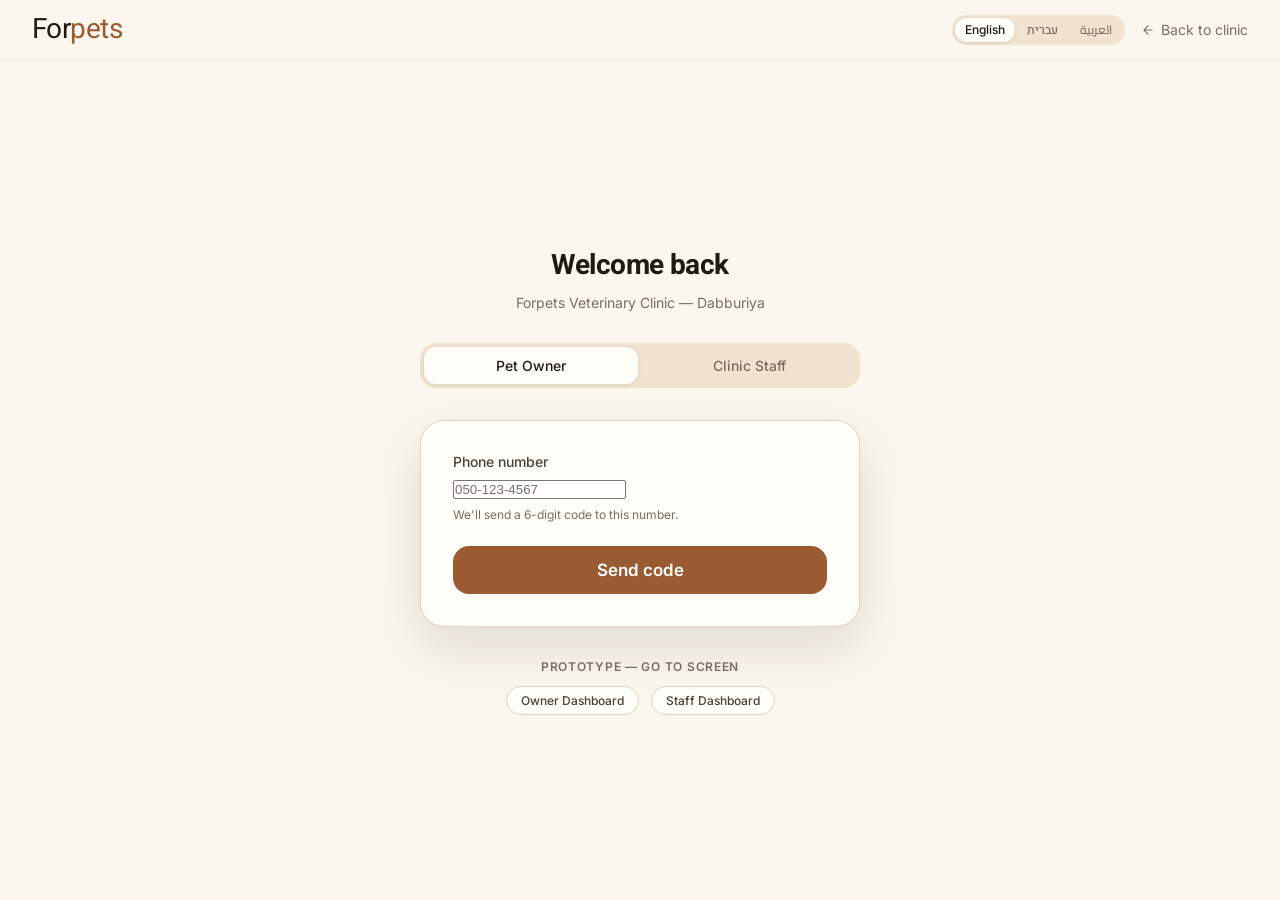
<file: login.html>
<!doctype html>
<html lang="en" dir="ltr">
<head>
<script>(function(){var l=localStorage.getItem('fp-lang');if(l==='he'||l==='ar'){document.documentElement.dir='rtl';document.documentElement.lang=l;}})();</script>
<meta charset="UTF-8">
<meta name="viewport" content="width=device-width, initial-scale=1.0">
<title data-i18n="login.page.title">Login — Forpets Veterinary Clinic</title>
<link href="https://fonts.googleapis.com/css2?family=Inter:wght@400;500;600&family=Heebo:wght@400;500;600&family=Cairo:wght@400;500;600&display=swap" rel="stylesheet">
<link rel="stylesheet" href="css/style.css">
<style>
body {
  display: flex;
  flex-direction: column;
}

/* TOP BAR */
.topbar {
  height: 60px;
  display: flex;
  align-items: center;
  justify-content: space-between;
  padding: 0 var(--space-8);
  border-bottom: 1px solid var(--border-soft);
}
.topbar-logo {
  font-family: var(--font-display);
  font-size: var(--text-xl);
  color: var(--fg);
  text-decoration: none;
  letter-spacing: -0.02em;
}
.topbar-logo span { color: var(--accent); }
.topbar-back {
  font-size: var(--text-sm);
  color: var(--muted);
  text-decoration: none;
  display: flex;
  align-items: center;
  gap: 6px;
  transition: color 150ms;
}
.topbar-back:hover { color: var(--accent); }

/* MAIN */
main {
  flex: 1;
  display: flex;
  align-items: center;
  justify-content: center;
  padding: 48px var(--space-8);
}
.login-wrap {
  width: 100%;
  max-width: 440px;
}
.login-heading {
  font-family: var(--font-display);
  font-size: var(--text-xl);
  letter-spacing: -0.02em;
  color: var(--fg);
  margin-bottom: var(--space-2);
  text-align: center;
}
.login-sub {
  font-size: var(--text-sm);
  color: var(--muted);
  text-align: center;
  margin-bottom: var(--space-8);
}

/* TABS */
.tabs {
  display: flex;
  background: var(--surface-warm);
  border-radius: var(--radius-md);
  padding: 4px;
  margin-bottom: var(--space-8);
  gap: 4px;
}
.tab-btn {
  flex: 1;
  padding: 10px var(--space-4);
  font-family: var(--font-body);
  font-size: var(--text-sm);
  font-weight: 500;
  color: var(--muted);
  background: none;
  border: none;
  border-radius: calc(var(--radius-md) - 4px);
  cursor: pointer;
  transition: background 150ms, color 150ms;
}
.tab-btn.active {
  background: var(--surface);
  color: var(--fg);
  box-shadow: 0 1px 4px rgba(32,25,20,0.1);
}

/* CARD */
.login-card {
  background: var(--surface);
  border: 1px solid var(--border);
  border-radius: var(--radius-lg);
  padding: var(--space-8);
  box-shadow: var(--elev-raised);
}
.form-panel { display: none; }
.form-panel.active { display: block; }

.form-group {
  margin-bottom: var(--space-6);
}
label {
  display: block;
  font-size: var(--text-sm);
  font-weight: 500;
  color: var(--fg-2);
  margin-bottom: var(--space-2);
}
input[type="email"],
input[type="password"],
input[type="text"] {
  width: 100%;
  background: var(--surface);
  border: 1px solid var(--border);
  border-radius: var(--radius-sm);
  padding: 12px var(--space-4);
  font-family: var(--font-body);
  font-size: var(--text-base);
  color: var(--fg);
  transition: border-color 150ms, box-shadow 150ms;
  outline: none;
}
input:focus {
  border-color: var(--accent);
  box-shadow: 0 0 0 3px rgba(155,91,50,0.15);
}
input::placeholder { color: var(--muted); }

.form-row {
  display: flex;
  justify-content: space-between;
  align-items: center;
  margin-bottom: var(--space-6);
}
.remember-check {
  display: flex;
  align-items: center;
  gap: var(--space-2);
  font-size: var(--text-sm);
  color: var(--fg-2);
  cursor: pointer;
}
.remember-check input[type="checkbox"] {
  width: 16px;
  height: 16px;
  accent-color: var(--accent);
  cursor: pointer;
}
.forgot-link {
  font-size: var(--text-sm);
  color: var(--accent);
  text-decoration: none;
  border-bottom: 1px solid transparent;
  transition: border-color 150ms;
}
.forgot-link:hover { border-color: var(--accent); }

.btn-submit {
  width: 100%;
  padding: 14px;
  font-family: var(--font-body);
  font-size: var(--text-base);
  font-weight: 600;
  color: var(--accent-on);
  background: var(--accent);
  border: none;
  border-radius: var(--radius-md);
  cursor: pointer;
  transition: background 150ms;
}
.btn-submit:hover { background: var(--accent-hover); }

/* PHONE LOGIN */
.field-helper {
  font-size: var(--text-xs);
  color: var(--muted);
  margin-block-start: var(--space-2);
}
.field-error {
  font-size: var(--text-xs);
  color: var(--danger);
  margin-block-start: var(--space-2);
}
.owner-step-info {
  font-size: var(--text-sm);
  color: var(--muted);
  margin-block-end: var(--space-6);
}
.owner-code-links {
  display: flex;
  justify-content: space-between;
  margin-block-start: var(--space-4);
}
.link-btn {
  font-family: var(--font-body);
  font-size: var(--text-sm);
  color: var(--accent);
  background: none;
  border: none;
  padding: 0;
  cursor: pointer;
  text-decoration: underline;
  text-underline-offset: 2px;
  transition: opacity 150ms;
}
.link-btn:disabled { color: var(--muted); text-decoration: none; cursor: not-allowed; }
.owner-name-heading {
  font-family: var(--font-display);
  font-size: var(--text-xl);
  color: var(--fg);
  letter-spacing: -0.015em;
  margin-block-end: var(--space-6);
}

.staff-note {
  background: var(--surface-warm);
  border-radius: var(--radius-sm);
  padding: var(--space-4) var(--space-5);
  font-size: var(--text-sm);
  color: var(--fg-2);
  margin-bottom: var(--space-6);
  line-height: 1.5;
  border: 1px solid var(--border-soft);
}
.staff-note strong { color: var(--accent); }

/* DEMO LINKS */
.demo-links {
  margin-top: var(--space-8);
  text-align: center;
}
.demo-links p {
  font-size: var(--text-xs);
  color: var(--muted);
  margin-bottom: var(--space-3);
  text-transform: uppercase;
  letter-spacing: 0.06em;
  font-weight: 600;
}
.demo-links-row { display: flex; gap: var(--space-3); justify-content: center; flex-wrap: wrap; }
.demo-chip {
  display: inline-block;
  font-size: var(--text-xs);
  font-weight: 500;
  color: var(--fg-2);
  background: var(--surface);
  border: 1px solid var(--border);
  border-radius: var(--radius-pill);
  padding: 6px 14px;
  text-decoration: none;
  transition: border-color 150ms, color 150ms;
}
.demo-chip:hover { border-color: var(--accent); color: var(--accent); }

/* Arabic resets */
[lang="ar"] .demo-links p { letter-spacing: 0; text-transform: none; }

@media (max-width: 480px) {
  main { padding: 32px 16px; }
  .login-card { padding: var(--space-6); }
  .topbar { padding: 0 16px; }
}
</style>
</head>
<body>

<div class="topbar">
  <a href="home.html" class="topbar-logo">For<span>pets</span></a>
  <div style="display:flex;align-items:center;gap:16px;">
    <div class="lang-toggle" role="group" aria-label="Language">
      <button class="lang-btn active" data-lang="en">English</button>
      <button class="lang-btn" data-lang="he">עברית</button>
      <button class="lang-btn" data-lang="ar">العربية</button>
    </div>
    <a href="home.html" class="topbar-back">
      <svg width="14" height="14" viewBox="0 0 24 24" fill="none" stroke="currentColor" stroke-width="2" stroke-linecap="round"><path d="M19 12H5M12 5l-7 7 7 7"/></svg>
      <span data-i18n="login.topbar.back">Back to clinic</span>
    </a>
  </div>
</div>

<main>
  <div class="login-wrap">
    <h1 class="login-heading" data-i18n="login.heading">Welcome back</h1>
    <p class="login-sub" data-i18n="login.sub">Forpets Veterinary Clinic — Dabburiya</p>

    <div class="tabs">
      <button class="tab-btn active" onclick="switchTab('owner', this)" data-i18n="login.tabOwner">Pet Owner</button>
      <button class="tab-btn" onclick="switchTab('staff', this)" data-i18n="login.tabStaff">Clinic Staff</button>
    </div>

    <div class="login-card">

      <!-- OWNER PANEL -->
      <div class="form-panel active" id="panel-owner">

        <!-- Step 1: phone number -->
        <div id="owner-step-1">
          <div class="form-group">
            <label for="owner-phone" data-i18n="login.owner.phoneLabel">Phone number</label>
            <input type="tel" id="owner-phone" data-i18n-placeholder="login.owner.phonePlaceholder" placeholder="050-123-4567" autocomplete="tel" inputmode="tel">
            <p class="field-helper" data-i18n="login.owner.phoneHelper">We'll send a 6-digit code to this number.</p>
            <p class="field-error" id="owner-phone-error" data-i18n="login.owner.phoneError" hidden>Please enter a valid Israeli mobile number.</p>
          </div>
          <button type="button" class="btn-submit" onclick="ownerSendCode()" data-i18n="login.owner.sendCode">Send code</button>
        </div>

        <!-- Step 2: verify code -->
        <div id="owner-step-2" hidden>
          <p class="owner-step-info" id="owner-phone-display"></p>
          <div class="form-group">
            <label for="owner-code" data-i18n="login.owner.codeLabel">6-digit code</label>
            <input type="text" id="owner-code" data-i18n-placeholder="login.owner.codePlaceholder" placeholder="123456" maxlength="6" inputmode="numeric" autocomplete="one-time-code">
            <p class="field-error" id="owner-code-error" data-i18n="login.owner.codeError" hidden>Incorrect code. Please try again.</p>
          </div>
          <button type="button" class="btn-submit" onclick="ownerVerifyCode()" data-i18n="login.owner.verify">Verify</button>
          <div class="owner-code-links">
            <button type="button" class="link-btn" onclick="ownerChangeNumber()" data-i18n="login.owner.changeNumber">Change number</button>
            <button type="button" class="link-btn" id="owner-resend-btn" onclick="ownerResend()" data-i18n="login.owner.resendCode" disabled>Resend code</button>
          </div>
        </div>

        <!-- Step 3: name (new number only) -->
        <div id="owner-step-3" hidden>
          <h3 class="owner-name-heading" data-i18n="login.owner.nameHeading">Welcome! What's your name?</h3>
          <div class="form-group">
            <label for="owner-name" data-i18n="login.owner.nameLabel">Your name</label>
            <input type="text" id="owner-name" data-i18n-placeholder="login.owner.namePlaceholder" placeholder="e.g. Samir Abu-Ali" autocomplete="name">
          </div>
          <button type="button" class="btn-submit" onclick="ownerContinue()" data-i18n="login.owner.nameContinue">Continue</button>
        </div>

      </div>

      <!-- STAFF PANEL -->
      <div class="form-panel" id="panel-staff">
        <div class="staff-note" data-i18n="login.staff.note">
          <strong>Staff access only.</strong> Use your clinic-issued credentials. If you need access, contact the clinic administrator.
        </div>
        <form onsubmit="handleLogin(event, 'staff')">
          <div class="form-group">
            <label for="staff-id" data-i18n="login.staff.idLabel">Staff ID or email</label>
            <input type="text" id="staff-id" data-i18n-placeholder="login.staff.idPlaceholder" placeholder="staff.name@forpets-vet.com" autocomplete="username" required>
          </div>
          <div class="form-group">
            <label for="staff-password" data-i18n="login.staff.passwordLabel">Password</label>
            <input type="password" id="staff-password" placeholder="••••••••" autocomplete="current-password" required>
          </div>
          <div class="form-row">
            <label class="remember-check">
              <input type="checkbox"> <span data-i18n="login.staff.staySignedIn">Stay signed in</span>
            </label>
            <a href="#" class="forgot-link" data-i18n="login.staff.forgotPassword">Forgot password?</a>
          </div>
          <button type="submit" class="btn-submit" data-i18n="login.staff.submit">Sign in as staff</button>
        </form>
      </div>

    </div>

    <!-- PROTOTYPE NAVIGATION -->
    <div class="demo-links">
      <p data-i18n="login.proto.label">Prototype — go to screen</p>
      <div class="demo-links-row">
        <a href="dashboard-owner.html" class="demo-chip" data-i18n="login.proto.ownerDashboard">Owner Dashboard</a>
        <a href="dashboard-staff.html" class="demo-chip" data-i18n="login.proto.staffDashboard">Staff Dashboard</a>
      </div>
    </div>
  </div>
</main>

<script>
function switchTab(tab, btn) {
  document.querySelectorAll('.tab-btn').forEach(b => b.classList.remove('active'));
  document.querySelectorAll('.form-panel').forEach(p => p.classList.remove('active'));
  btn.classList.add('active');
  document.getElementById('panel-' + tab).classList.add('active');
}

function handleLogin(e, role) {
  e.preventDefault();
  window.location.href = 'dashboard-staff.html';
}

/* ── PHONE LOGIN — DEMO PLACEHOLDER (not real auth) ──────────────────
 * Accepted code: 123456
 * 0500000000 (normalised: +972500000000) → existing client → dashboard
 * Any other valid number → step 3 (name collection) → dashboard       */
var DEMO_CODE     = '123456';
var DEMO_EXISTING = '+972500000000';

var ownerPhone  = null;
var resendTimer = null;

/**
 * Normalises Israeli mobile numbers.
 * Accepts: 050-123-4567 · 0501234567 · +972501234567 · 972501234567
 * Returns: +972XXXXXXXXX, or null if invalid.
 */
function normalizePhone(raw) {
  var s = raw.replace(/[\s\-().]/g, '');
  if (/^\+972[5]\d{8}$/.test(s))  return s;
  if (/^972[5]\d{8}$/.test(s))    return '+' + s;
  if (/^0[5]\d{8}$/.test(s))      return '+972' + s.slice(1);
  return null;
}

function ownerSendCode() {
  var raw       = document.getElementById('owner-phone').value.trim();
  var normalized = normalizePhone(raw);
  var errEl     = document.getElementById('owner-phone-error');
  if (!normalized) { errEl.hidden = false; return; }
  errEl.hidden  = true;
  ownerPhone    = normalized;
  document.getElementById('owner-phone-display').textContent = normalized;
  document.getElementById('owner-step-1').hidden = true;
  document.getElementById('owner-step-2').hidden = false;
  startResendTimer();
}

function startResendTimer() {
  var btn      = document.getElementById('owner-resend-btn');
  var origText = btn.textContent;
  btn.disabled = true;
  var secs     = 30;
  btn.textContent = origText + ' (' + secs + 's)';
  resendTimer  = setInterval(function () {
    secs--;
    if (secs <= 0) {
      clearInterval(resendTimer);
      btn.disabled    = false;
      btn.textContent = origText;
    } else {
      btn.textContent = origText + ' (' + secs + 's)';
    }
  }, 1000);
}

function ownerVerifyCode() {
  var code  = document.getElementById('owner-code').value.trim();
  var errEl = document.getElementById('owner-code-error');
  if (code !== DEMO_CODE) { errEl.hidden = false; return; }
  errEl.hidden = true;
  if (ownerPhone === DEMO_EXISTING) {
    window.location.href = 'dashboard-owner.html';
  } else {
    document.getElementById('owner-step-2').hidden = true;
    document.getElementById('owner-step-3').hidden = false;
  }
}

function ownerChangeNumber() {
  clearInterval(resendTimer);
  document.getElementById('owner-step-2').hidden = true;
  document.getElementById('owner-code').value    = '';
  document.getElementById('owner-code-error').hidden = true;
  document.getElementById('owner-step-1').hidden = false;
}

function ownerResend() {
  document.getElementById('owner-code').value = '';
  startResendTimer();
}

function ownerContinue() {
  window.location.href = 'dashboard-owner.html';
}
</script>
<script src="i18n/i18n.js"></script>
</body>
</html>
</file>
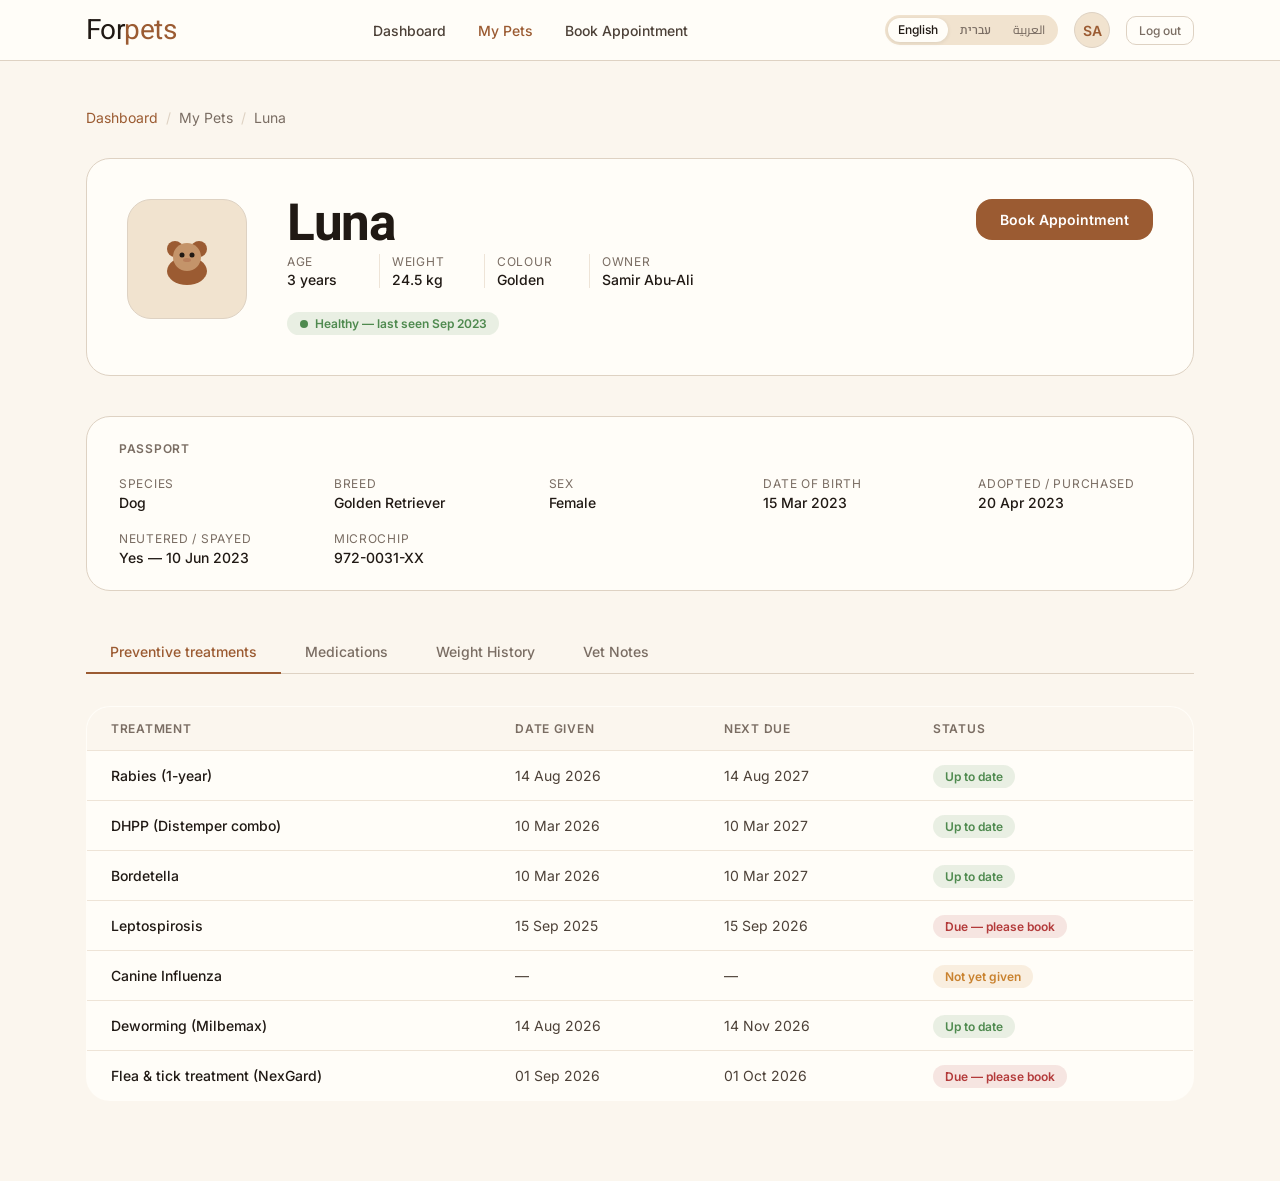
<file: pet-profile.html>
<!doctype html>
<html lang="en" dir="ltr">
<head>
<script>(function(){var l=localStorage.getItem('fp-lang');if(l==='he'||l==='ar'){document.documentElement.dir='rtl';document.documentElement.lang=l;}})();</script>
<meta charset="UTF-8">
<meta name="viewport" content="width=device-width, initial-scale=1.0">
<title data-i18n="petProfile.page.title">Luna — Pet Profile · Forpets</title>
<link href="https://fonts.googleapis.com/css2?family=Inter:wght@400;500;600&family=Heebo:wght@400;500;600&family=Cairo:wght@400;500;600&display=swap" rel="stylesheet">
<link rel="stylesheet" href="css/style.css">
<style>
/* APP NAV */
.nav-menu { display: flex; align-items: center; gap: 32px; list-style: none; }
.nav-menu a { font-size: var(--text-sm); font-weight: 500; color: var(--fg-2); text-decoration: none; transition: color 150ms; }
.nav-menu a:hover, .nav-menu a.active { color: var(--accent); }
.nav-user { display: flex; align-items: center; gap: 16px; }
.btn-logout { font-size: var(--text-xs); font-weight: 500; color: var(--muted); background: none; border: 1px solid var(--border); border-radius: var(--radius-sm); padding: 6px 12px; cursor: pointer; text-decoration: none; }
/* PAGE */
.breadcrumb { display: flex; align-items: center; gap: 8px; font-size: var(--text-sm); color: var(--muted); margin-bottom: 32px; }
.breadcrumb a { color: var(--accent); text-decoration: none; }
.breadcrumb a:hover { text-decoration: underline; }
.breadcrumb-sep { color: var(--border); }
/* PET HEADER */
.pet-header {
  background: var(--surface);
  border: 1px solid var(--border);
  border-radius: var(--radius-lg);
  padding: 40px;
  display: flex;
  gap: 40px;
  align-items: flex-start;
  margin-bottom: 40px;
}
.pet-avatar-large {
  width: 120px;
  height: 120px;
  flex-shrink: 0;
  background: var(--surface-warm);
  border-radius: var(--radius-lg);
  display: flex;
  align-items: center;
  justify-content: center;
  border: 1px solid var(--border);
}
.pet-header-info { flex: 1; }
.pet-header-name {
  font-family: var(--font-display);
  font-size: clamp(32px, 4vw, 52px);
  color: var(--fg);
  letter-spacing: -0.025em;
  margin-bottom: 4px;
  line-height: 1;
}
.pet-header-breed {
  font-size: var(--text-base);
  color: var(--muted);
  margin-bottom: 20px;
}
.pet-attrs {
  display: flex;
  flex-wrap: wrap;
  gap: 12px;
  margin-bottom: 24px;
}
.pet-attr {
  display: flex;
  flex-direction: column;
  min-width: 80px;
}
.pet-attr span { font-size: var(--text-xs); color: var(--muted); text-transform: uppercase; letter-spacing: 0.06em; margin-bottom: 2px; }
.pet-attr strong { font-size: var(--text-sm); color: var(--fg); font-weight: 500; }
.pet-divider { width: 1px; background: var(--border-soft); align-self: stretch; }
.pet-header-actions { display: flex; gap: 12px; flex-shrink: 0; flex-direction: column; align-items: flex-end; }
.health-status-chip {
  display: inline-flex;
  align-items: center;
  gap: 6px;
  font-size: var(--text-xs);
  font-weight: 600;
  border-radius: var(--radius-pill);
  padding: 4px 12px;
  background: rgba(79,138,79,0.12);
  color: var(--success);
}
/* TABS */
.profile-tabs {
  display: flex;
  border-bottom: 1px solid var(--border);
  margin-bottom: 32px;
  gap: 0;
}
.profile-tab {
  font-family: var(--font-body);
  font-size: var(--text-sm);
  font-weight: 500;
  color: var(--muted);
  background: none;
  border: none;
  padding: 12px 24px;
  cursor: pointer;
  border-bottom: 2px solid transparent;
  transition: color 150ms, border-color 150ms;
  margin-bottom: -1px;
}
.profile-tab.active { color: var(--accent); border-bottom-color: var(--accent); }
.profile-tab:hover { color: var(--fg); }
.tab-panel { display: none; }
.tab-panel.active { display: block; }
/* TABLES — wider padding override */
.data-table th { padding: 14px 24px; }
.data-table td { padding: 16px 24px; }
.tag-given { background: rgba(79,138,79,0.12); color: var(--success); font-size: var(--text-xs); font-weight: 600; border-radius: var(--radius-pill); padding: 4px 12px; }
.tag-due { background: rgba(201,130,47,0.12); color: var(--warn); font-size: var(--text-xs); font-weight: 600; border-radius: var(--radius-pill); padding: 4px 12px; }
.tag-overdue { background: rgba(179,58,58,0.12); color: var(--danger); font-size: var(--text-xs); font-weight: 600; border-radius: var(--radius-pill); padding: 4px 12px; }
/* MED CARDS */
.med-grid { display: grid; grid-template-columns: repeat(auto-fill, minmax(280px, 1fr)); gap: 16px; }
.med-card {
  background: var(--surface);
  border: 1px solid var(--border);
  border-radius: var(--radius-md);
  padding: 20px 24px;
}
.med-name { font-family: var(--font-display); font-size: var(--text-lg); color: var(--fg); margin-bottom: 4px; letter-spacing: -0.01em; }
.med-generic { font-size: var(--text-xs); color: var(--muted); margin-bottom: 12px; }
.med-detail { font-size: var(--text-sm); color: var(--fg-2); margin-bottom: 4px; }
.med-detail strong { color: var(--fg); font-weight: 500; }
.med-status { margin-top: 12px; }
.tag-active { background: rgba(79,138,79,0.12); color: var(--success); font-size: var(--text-xs); font-weight: 600; border-radius: var(--radius-pill); padding: 4px 12px; }
/* NOTES */
.notes-area {
  background: var(--surface);
  border: 1px solid var(--border);
  border-radius: var(--radius-lg);
  overflow: hidden;
}
.note-entry {
  padding: 24px;
  border-bottom: 1px solid var(--border-soft);
}
.note-entry:last-child { border-bottom: none; }
.note-meta { display: flex; justify-content: space-between; align-items: baseline; margin-bottom: 8px; gap: 12px; }
.note-author { font-size: var(--text-xs); font-weight: 600; color: var(--accent); }
.note-date { font-size: var(--text-xs); color: var(--muted); }
.note-text { font-size: var(--text-sm); color: var(--fg-2); line-height: 1.65; }
.note-add {
  display: flex;
  flex-direction: column;
  gap: 12px;
  padding: 24px;
  background: var(--bg);
  border-top: 1px solid var(--border-soft);
}
.note-add textarea {
  width: 100%;
  font-family: var(--font-body);
  font-size: var(--text-sm);
  color: var(--fg);
  background: var(--surface);
  border: 1px solid var(--border);
  border-radius: var(--radius-sm);
  padding: 12px 16px;
  resize: vertical;
  min-height: 80px;
  outline: none;
  transition: border-color 150ms;
}
.note-add textarea:focus { border-color: var(--accent); }
.note-add .btn-primary { align-self: flex-end; }
/* WEIGHT CHART */
.weight-row { display: flex; align-items: center; gap: 16px; margin-bottom: 8px; }
.weight-bar-wrap { flex: 1; height: 8px; background: var(--surface-warm); border-radius: 4px; overflow: hidden; }
.weight-bar { height: 100%; background: var(--accent); border-radius: 4px; transition: width 600ms; }
.weight-label { font-size: var(--text-xs); color: var(--muted); white-space: nowrap; min-width: 60px; text-align: right; }
.weight-date { font-size: var(--text-xs); color: var(--muted); min-width: 80px; }
/* PASSPORT CARD */
.passport-card {
  background: var(--surface);
  border: 1px solid var(--border);
  border-radius: var(--radius-lg);
  padding-block: 24px;
  padding-inline: 32px;
  margin-block-end: 40px;
}
.passport-title {
  font-size: var(--text-xs);
  font-weight: 600;
  letter-spacing: 0.06em;
  text-transform: uppercase;
  color: var(--muted);
  margin-block-end: 20px;
}
.passport-grid {
  display: grid;
  grid-template-columns: repeat(auto-fill, minmax(180px, 1fr));
  gap: 20px 32px;
}
.passport-field { display: flex; flex-direction: column; gap: 3px; }
.passport-field-label { font-size: var(--text-xs); color: var(--muted); text-transform: uppercase; letter-spacing: 0.06em; }
.passport-field-value { font-size: var(--text-sm); color: var(--fg); font-weight: 500; }

/* Arabic resets */
[lang="ar"] .pet-attr span { letter-spacing: 0; text-transform: none; }
[lang="ar"] .passport-title { letter-spacing: 0; text-transform: none; }
[lang="ar"] .passport-field-label { letter-spacing: 0; text-transform: none; }
/* RESPONSIVE */
@media (max-width: 767px) {
  .pet-header { flex-direction: column; gap: 24px; padding: 24px; }
  .pet-header-actions { flex-direction: row; align-items: flex-start; }
  .profile-tab { padding: 10px 16px; font-size: var(--text-xs); }
  .data-table th:nth-child(3), .data-table td:nth-child(3) { display: none; }
}
@media (max-width: 480px) {
  .pet-attrs { gap: 8px; }
  .med-grid { grid-template-columns: 1fr; }
}
</style>
</head>
<body>

<nav class="app-nav">
  <div class="nav-inner">
    <a href="home.html" class="nav-logo">For<span>pets</span></a>
    <ul class="nav-menu">
      <li><a href="dashboard-owner.html" data-i18n="petProfile.nav.dashboard">Dashboard</a></li>
      <li><a href="pet-profile.html" class="active" data-i18n="petProfile.nav.myPets">My Pets</a></li>
      <li><a href="book-appointment.html" data-i18n="petProfile.nav.bookAppointment">Book Appointment</a></li>
    </ul>
    <div class="nav-user">
      <div class="lang-toggle" role="group" aria-label="Language">
        <button class="lang-btn active" data-lang="en">English</button>
        <button class="lang-btn" data-lang="he">עברית</button>
        <button class="lang-btn" data-lang="ar">العربية</button>
      </div>
      <div class="avatar">SA</div>
      <a href="login.html" class="btn-logout" data-i18n="petProfile.nav.logOut">Log out</a>
    </div>
  </div>
</nav>

<div class="page">

  <div class="breadcrumb">
    <a href="dashboard-owner.html" data-i18n="petProfile.breadcrumb.dashboard">Dashboard</a>
    <span class="breadcrumb-sep">/</span>
    <span data-i18n="petProfile.breadcrumb.myPets">My Pets</span>
    <span class="breadcrumb-sep">/</span>
    <span>Luna</span>
  </div>

  <!-- PET HEADER -->
  <div class="pet-header">
    <div class="pet-avatar-large">
      <svg width="64" height="64" viewBox="0 0 64 64" fill="none">
        <ellipse cx="32" cy="44" rx="20" ry="14" fill="#9b5b32"/>
        <circle cx="20" cy="22" r="8" fill="#9b5b32"/>
        <circle cx="44" cy="22" r="8" fill="#9b5b32"/>
        <circle cx="32" cy="30" r="14" fill="#c4946a"/>
        <circle cx="27" cy="28" r="2.5" fill="#201914"/>
        <circle cx="37" cy="28" r="2.5" fill="#201914"/>
        <ellipse cx="32" cy="33" rx="4" ry="2" fill="#b07050" opacity="0.6"/>
      </svg>
    </div>
    <div class="pet-header-info">
      <h1 class="pet-header-name">Luna</h1>
      <div class="pet-attrs">
        <div class="pet-attr"><span data-i18n="petProfile.header.attrAge">Age</span><strong>3 years</strong></div>
        <div class="pet-divider"></div>
        <div class="pet-attr"><span data-i18n="petProfile.header.attrWeight">Weight</span><strong>24.5 kg</strong></div>
        <div class="pet-divider"></div>
        <div class="pet-attr"><span data-i18n="petProfile.header.attrColour">Colour</span><strong>Golden</strong></div>
        <div class="pet-divider"></div>
        <div class="pet-attr"><span data-i18n="petProfile.header.attrOwner">Owner</span><strong>Samir Abu-Ali</strong></div>
      </div>
      <span class="health-status-chip">
        <svg width="10" height="10" viewBox="0 0 10 10"><circle cx="5" cy="5" r="4" fill="currentColor"/></svg>
        <span data-i18n="petProfile.header.healthStatus">Healthy — last seen Sep 2023</span>
      </span>
    </div>
    <div class="pet-header-actions">
      <a href="book-appointment.html" class="btn-primary" data-i18n="petProfile.header.bookBtn">Book Appointment</a>
    </div>
  </div>

  <!-- PASSPORT DETAILS -->
  <div class="passport-card">
    <p class="passport-title" data-i18n="petProfile.passport.heading">Passport</p>
    <div class="passport-grid">
      <div class="passport-field">
        <span class="passport-field-label" data-i18n="petProfile.passport.labelSpecies">Species</span>
        <span class="passport-field-value">Dog</span>
      </div>
      <div class="passport-field">
        <span class="passport-field-label" data-i18n="petProfile.passport.labelBreed">Breed</span>
        <span class="passport-field-value">Golden Retriever</span>
      </div>
      <div class="passport-field">
        <span class="passport-field-label" data-i18n="petProfile.passport.labelSex">Sex</span>
        <span class="passport-field-value">Female</span>
      </div>
      <div class="passport-field">
        <span class="passport-field-label" data-i18n="petProfile.passport.labelDob">Date of birth</span>
        <span class="passport-field-value">15 Mar 2023</span>
      </div>
      <div class="passport-field">
        <span class="passport-field-label" data-i18n="petProfile.passport.labelAdopted">Adopted / purchased</span>
        <span class="passport-field-value">20 Apr 2023</span>
      </div>
      <div class="passport-field">
        <span class="passport-field-label" data-i18n="petProfile.passport.labelNeutered">Neutered / spayed</span>
        <span class="passport-field-value">Yes — 10 Jun 2023</span>
      </div>
      <div class="passport-field">
        <span class="passport-field-label" data-i18n="petProfile.passport.labelMicrochip">Microchip</span>
        <span class="passport-field-value">972-0031-XX</span>
      </div>
    </div>
  </div>

  <!-- PROFILE TABS -->
  <div class="profile-tabs">
    <button class="profile-tab active" onclick="switchProfileTab('vaccinations', this)" data-i18n="petProfile.tabs.vaccinations">Vaccinations</button>
    <button class="profile-tab" onclick="switchProfileTab('medications', this)" data-i18n="petProfile.tabs.medications">Medications</button>
    <button class="profile-tab" onclick="switchProfileTab('weight', this)" data-i18n="petProfile.tabs.weight">Weight History</button>
    <button class="profile-tab" onclick="switchProfileTab('notes', this)" data-i18n="petProfile.tabs.notes">Vet Notes</button>
  </div>

  <!-- PREVENTIVE TREATMENTS -->
  <div class="tab-panel active" id="tab-vaccinations">
    <table class="data-table">
      <thead>
        <tr>
          <th data-i18n="petProfile.vaccinations.thTreatment">Treatment</th>
          <th data-i18n="petProfile.vaccinations.thDateGiven">Date Given</th>
          <th data-i18n="petProfile.vaccinations.thNextDue">Next Due</th>
          <th data-i18n="petProfile.vaccinations.thStatus">Status</th>
        </tr>
      </thead>
      <tbody>
        <tr>
          <td><strong style="font-weight:500;color:var(--fg)">Rabies (1-year)</strong></td>
          <td>14 Aug 2026</td>
          <td>14 Aug 2027</td>
          <td><span class="tag-given" data-i18n="petProfile.vaccinations.statusUpToDate">Up to date</span></td>
        </tr>
        <tr>
          <td><strong style="font-weight:500;color:var(--fg)">DHPP (Distemper combo)</strong></td>
          <td>10 Mar 2026</td>
          <td>10 Mar 2027</td>
          <td><span class="tag-given" data-i18n="petProfile.vaccinations.statusUpToDate">Up to date</span></td>
        </tr>
        <tr>
          <td><strong style="font-weight:500;color:var(--fg)">Bordetella</strong></td>
          <td>10 Mar 2026</td>
          <td>10 Mar 2027</td>
          <td><span class="tag-given" data-i18n="petProfile.vaccinations.statusUpToDate">Up to date</span></td>
        </tr>
        <tr>
          <td><strong style="font-weight:500;color:var(--fg)">Leptospirosis</strong></td>
          <td>15 Sep 2025</td>
          <td>15 Sep 2026</td>
          <td><span class="tag-overdue" data-i18n="petProfile.vaccinations.statusDue">Due — please book</span></td>
        </tr>
        <tr>
          <td><strong style="font-weight:500;color:var(--fg)">Canine Influenza</strong></td>
          <td>—</td>
          <td>—</td>
          <td><span class="tag-due" data-i18n="petProfile.vaccinations.statusNotGiven">Not yet given</span></td>
        </tr>
        <tr>
          <td><strong style="font-weight:500;color:var(--fg)">Deworming (Milbemax)</strong></td>
          <td>14 Aug 2026</td>
          <td>14 Nov 2026</td>
          <td><span class="tag-given" data-i18n="petProfile.vaccinations.statusUpToDate">Up to date</span></td>
        </tr>
        <tr>
          <td><strong style="font-weight:500;color:var(--fg)">Flea &amp; tick treatment (NexGard)</strong></td>
          <td>01 Sep 2026</td>
          <td>01 Oct 2026</td>
          <td><span class="tag-overdue" data-i18n="petProfile.vaccinations.statusDue">Due — please book</span></td>
        </tr>
      </tbody>
    </table>
  </div>

  <!-- MEDICATIONS -->
  <div class="tab-panel" id="tab-medications">
    <div class="med-grid">
      <div class="med-card">
        <div class="med-name">NexGard Spectra</div>
        <div class="med-generic">Afoxolaner + milbemycin oxime</div>
        <div class="med-detail"><strong data-i18n="petProfile.medications.labelDose">Dose:</strong> 1 chewable tablet (large dog, 30–60 kg)</div>
        <div class="med-detail"><strong data-i18n="petProfile.medications.labelFrequency">Frequency:</strong> Once monthly</div>
        <div class="med-detail"><strong data-i18n="petProfile.medications.labelPurpose">Purpose:</strong> Flea, tick &amp; heartworm prevention</div>
        <div class="med-detail"><strong data-i18n="petProfile.medications.labelPrescribedBy">Prescribed by:</strong> Dr. Hana Khalil</div>
        <div class="med-detail"><strong data-i18n="petProfile.medications.labelRefills">Refills remaining:</strong> 8</div>
        <div class="med-status"><span class="tag-active" data-i18n="petProfile.medications.statusActive">Active</span></div>
      </div>
    </div>
  </div>

  <!-- WEIGHT HISTORY -->
  <div class="tab-panel" id="tab-weight">
    <div style="background:var(--surface);border:1px solid var(--border);border-radius:var(--radius-lg);padding:32px;">
      <p style="font-size:var(--text-xs);font-weight:600;letter-spacing:0.08em;text-transform:uppercase;color:var(--muted);margin-bottom:24px;" data-i18n="petProfile.weight.chartLabel">Weight over time (kg)</p>
      <div style="display:flex;flex-direction:column;gap:12px;">
        <div class="weight-row">
          <span class="weight-date">Aug 2026</span>
          <div class="weight-bar-wrap"><div class="weight-bar" style="width:82%"></div></div>
          <span class="weight-label">24.5 kg</span>
        </div>
        <div class="weight-row">
          <span class="weight-date">Mar 2026</span>
          <div class="weight-bar-wrap"><div class="weight-bar" style="width:80%"></div></div>
          <span class="weight-label">23.9 kg</span>
        </div>
        <div class="weight-row">
          <span class="weight-date">Sep 2025</span>
          <div class="weight-bar-wrap"><div class="weight-bar" style="width:78%"></div></div>
          <span class="weight-label">23.4 kg</span>
        </div>
        <div class="weight-row">
          <span class="weight-date">Mar 2025</span>
          <div class="weight-bar-wrap"><div class="weight-bar" style="width:72%"></div></div>
          <span class="weight-label">21.6 kg</span>
        </div>
        <div class="weight-row">
          <span class="weight-date">Sep 2024</span>
          <div class="weight-bar-wrap"><div class="weight-bar" style="width:64%"></div></div>
          <span class="weight-label">19.2 kg</span>
        </div>
        <div class="weight-row">
          <span class="weight-date">Mar 2024</span>
          <div class="weight-bar-wrap"><div class="weight-bar" style="width:52%"></div></div>
          <span class="weight-label">15.6 kg</span>
        </div>
        <div class="weight-row">
          <span class="weight-date">Sep 2023</span>
          <div class="weight-bar-wrap"><div class="weight-bar" style="width:38%"></div></div>
          <span class="weight-label">11.4 kg</span>
        </div>
      </div>
      <p style="margin-top:20px;font-size:var(--text-xs);color:var(--muted);" data-i18n="petProfile.weight.healthyNote">Healthy weight range for female Golden Retriever: 25–32 kg adult. Luna is growing on target.</p>
    </div>
  </div>

  <!-- VET NOTES -->
  <div class="tab-panel" id="tab-notes">
    <div class="notes-area">
      <div class="note-entry">
        <div class="note-meta">
          <span class="note-author">Dr. Hana Khalil</span>
          <span class="note-date">14 Aug 2026</span>
        </div>
        <p class="note-text">Annual vaccine visit. Luna is in excellent health. Weight stable. Coat in great condition. Owner reports she's been eating well and is active. Leptospirosis booster due Sep 2026 — please book. No concerns at this time.</p>
      </div>
      <div class="note-entry">
        <div class="note-meta">
          <span class="note-author">Dr. Omar Barakat</span>
          <span class="note-date">10 Mar 2026</span>
        </div>
        <p class="note-text">Wellness checkup + DHPP and Bordetella boosters administered. Luna was slightly anxious during the visit — owner advised to continue short, positive clinic visits to reduce anticipatory anxiety. No health concerns identified.</p>
      </div>
      <div class="note-entry">
        <div class="note-meta">
          <span class="note-author">Dr. Hana Khalil</span>
          <span class="note-date">15 Sep 2025</span>
        </div>
        <p class="note-text">First Leptospirosis vaccine. Minor swelling at injection site — normal response. Owner was advised to monitor for 24 hours and call if swelling persists or dog appears lethargic. NexGard prescription renewed for 9 months.</p>
      </div>
      <div class="note-add">
        <textarea data-i18n-placeholder="petProfile.notes.placeholder" placeholder="Add a note for the vet (visible at your next appointment)…"></textarea>
        <button class="btn-primary" type="button" data-i18n="petProfile.notes.saveNote">Save Note</button>
      </div>
    </div>
  </div>

</div>

<script>
function switchProfileTab(tab, btn) {
  document.querySelectorAll('.profile-tab').forEach(b => b.classList.remove('active'));
  document.querySelectorAll('.tab-panel').forEach(p => p.classList.remove('active'));
  btn.classList.add('active');
  document.getElementById('tab-' + tab).classList.add('active');
}
</script>
<script src="i18n/i18n.js"></script>
</body>
</html>
</file>
<file: css/style.css>
/* =============================================
   Forpets Veterinary Clinic — Shared Stylesheet
   ============================================= */

/* DESIGN TOKENS */
:root {
  --bg: #fbf6ee;
  --surface: #fffdf8;
  --surface-warm: #f1e3cf;
  --fg: #201914;
  --fg-2: #4c4037;
  --muted: #7a6d63;
  --meta: #9b5b32;
  --border: #ded2c3;
  --border-soft: #eee4d7;
  --accent: #9b5b32;
  --accent-on: #ffffff;
  --accent-hover: #8a4f29;
  --success: #4f8a4f;
  --warn: #c9822f;
  --danger: #b33a3a;
  --font-display: Georgia, 'Heebo', 'Cairo', "Times New Roman", serif;
  --font-body: 'Inter', 'Heebo', 'Cairo', system-ui, sans-serif;
  --text-xs: 12px;
  --text-sm: 14px;
  --text-base: 17px;
  --text-lg: 20px;
  --text-xl: 28px;
  --text-2xl: 42px;
  --text-3xl: 64px;
  --text-4xl: 88px;
  --leading-body: 1.62;
  --radius-sm: 10px;
  --radius-md: 16px;
  --radius-lg: 24px;
  --radius-pill: 9999px;
  --space-1: 4px;
  --space-2: 8px;
  --space-3: 12px;
  --space-4: 16px;
  --space-5: 20px;
  --space-6: 24px;
  --space-8: 32px;
  --space-12: 48px;
  --elev-raised: 0 20px 52px rgba(32,25,20,0.12);
  --container-max: 1180px;
  --container-gutter: 36px;
}

/* RESET */
*, *::before, *::after { box-sizing: border-box; margin: 0; padding: 0; }

/* BODY BASE */
body {
  font-family: var(--font-body);
  font-size: var(--text-base);
  color: var(--fg);
  background: var(--bg);
  min-height: 100vh;
}

/* NAV LOGO */
.nav-logo {
  font-family: var(--font-display);
  font-size: var(--text-xl);
  color: var(--fg);
  text-decoration: none;
  letter-spacing: -0.02em;
}
.nav-logo span { color: var(--accent); }

/* NAV INNER */
.nav-inner {
  max-width: var(--container-max);
  margin: 0 auto;
  padding: 0 var(--container-gutter);
  height: 60px;
  display: flex;
  align-items: center;
  justify-content: space-between;
  gap: 32px;
}

/* APP NAV (light — authenticated screens) */
.app-nav {
  background: var(--surface);
  border-bottom: 1px solid var(--border);
  position: sticky;
  top: 0;
  z-index: 50;
}

/* BUTTONS */
.btn-primary {
  font-family: var(--font-body);
  font-size: var(--text-sm);
  font-weight: 600;
  color: var(--accent-on);
  background: var(--accent);
  border: none;
  border-radius: var(--radius-md);
  padding: 12px var(--space-6);
  cursor: pointer;
  text-decoration: none;
  transition: background 150ms;
  white-space: nowrap;
}
.btn-primary:hover { background: var(--accent-hover); }

.btn-ghost {
  font-family: var(--font-body);
  font-size: var(--text-sm);
  font-weight: 500;
  color: var(--fg);
  background: none;
  border: 1px solid var(--border);
  border-radius: var(--radius-md);
  padding: 11px var(--space-5);
  cursor: pointer;
  text-decoration: none;
  transition: border-color 150ms, color 150ms;
  white-space: nowrap;
}
.btn-ghost:hover { border-color: var(--accent); color: var(--accent); }

/* PAGE CONTAINER */
.page {
  max-width: var(--container-max);
  margin: 0 auto;
  padding: 48px var(--container-gutter) 80px;
}

/* DATA TABLE */
.data-table {
  width: 100%;
  border-collapse: collapse;
  background: var(--surface);
  border: 1px solid var(--border);
  border-radius: var(--radius-lg);
  overflow: hidden;
}
.data-table th {
  text-align: left;
  font-size: var(--text-xs);
  font-weight: 600;
  letter-spacing: 0.06em;
  text-transform: uppercase;
  color: var(--muted);
  padding: 14px 20px;
  background: var(--bg);
  border-bottom: 1px solid var(--border-soft);
}
.data-table td {
  padding: 14px 20px;
  border-bottom: 1px solid var(--border-soft);
  font-size: var(--text-sm);
  color: var(--fg-2);
  vertical-align: middle;
}
.data-table tr:last-child td { border-bottom: none; }
.data-table tr:hover td { background: rgba(155,91,50,0.025); }

/* STATUS / TAG PILLS */
.tag {
  display: inline-block;
  font-size: var(--text-xs);
  font-weight: 600;
  border-radius: var(--radius-pill);
  padding: 4px 12px;
}
.tag-confirmed  { background: rgba(79,138,79,0.12);  color: var(--success); }
.tag-in-progress{ background: rgba(155,91,50,0.12);  color: var(--accent); }
.tag-pending    { background: rgba(201,130,47,0.12); color: var(--warn); }
.tag-done       { background: rgba(32,25,20,0.07);   color: var(--muted); }

.status-badge {
  display: inline-block;
  font-size: var(--text-xs);
  font-weight: 600;
  border-radius: var(--radius-pill);
  padding: 4px 12px;
}
.status-confirmed { background: rgba(79,138,79,0.12);  color: var(--success); }
.status-pending   { background: rgba(201,130,47,0.12); color: var(--warn); }

/* AVATAR */
.avatar {
  width: 36px;
  height: 36px;
  background: var(--surface-warm);
  border-radius: 50%;
  display: flex;
  align-items: center;
  justify-content: center;
  font-size: var(--text-sm);
  font-weight: 600;
  color: var(--accent);
  border: 1px solid var(--border);
  flex-shrink: 0;
}

/* LANG TOGGLE */
.lang-toggle {
  display: flex;
  background: var(--surface-warm);
  border-radius: var(--radius-md);
  padding: 3px;
  gap: 2px;
  direction: ltr; /* always LTR regardless of page direction */
  flex-shrink: 0;
}
.lang-btn {
  font-family: var(--font-body);
  font-size: var(--text-xs);
  font-weight: 500;
  color: var(--muted);
  background: none;
  border: none;
  border-radius: calc(var(--radius-md) - 3px);
  padding: 6px 10px;
  cursor: pointer;
  transition: background 150ms, color 150ms;
  white-space: nowrap;
  line-height: 1;
}
.lang-btn.active {
  background: var(--surface);
  color: var(--fg);
  box-shadow: 0 1px 4px rgba(32,25,20,0.10);
}
.lang-btn:hover:not(.active) { color: var(--accent); }

/* RTL — shared component overrides */
[dir="rtl"] .data-table th { text-align: right; }

/* Arabic — zero out letter-spacing on shared uppercase labels.
   Arabic cursive connections break with positive letter-spacing. */
[lang="ar"] .data-table th { letter-spacing: 0; text-transform: none; }
[lang="ar"] .nav-logo      { letter-spacing: 0; }

/* MOBILE BASELINE */
@media (max-width: 767px) {
  :root { --container-gutter: 16px; }
  .nav-inner { padding: 0 16px; }
  .page { padding: 24px 16px 64px; }
  .nav-menu { display: none; }
}
</file>
